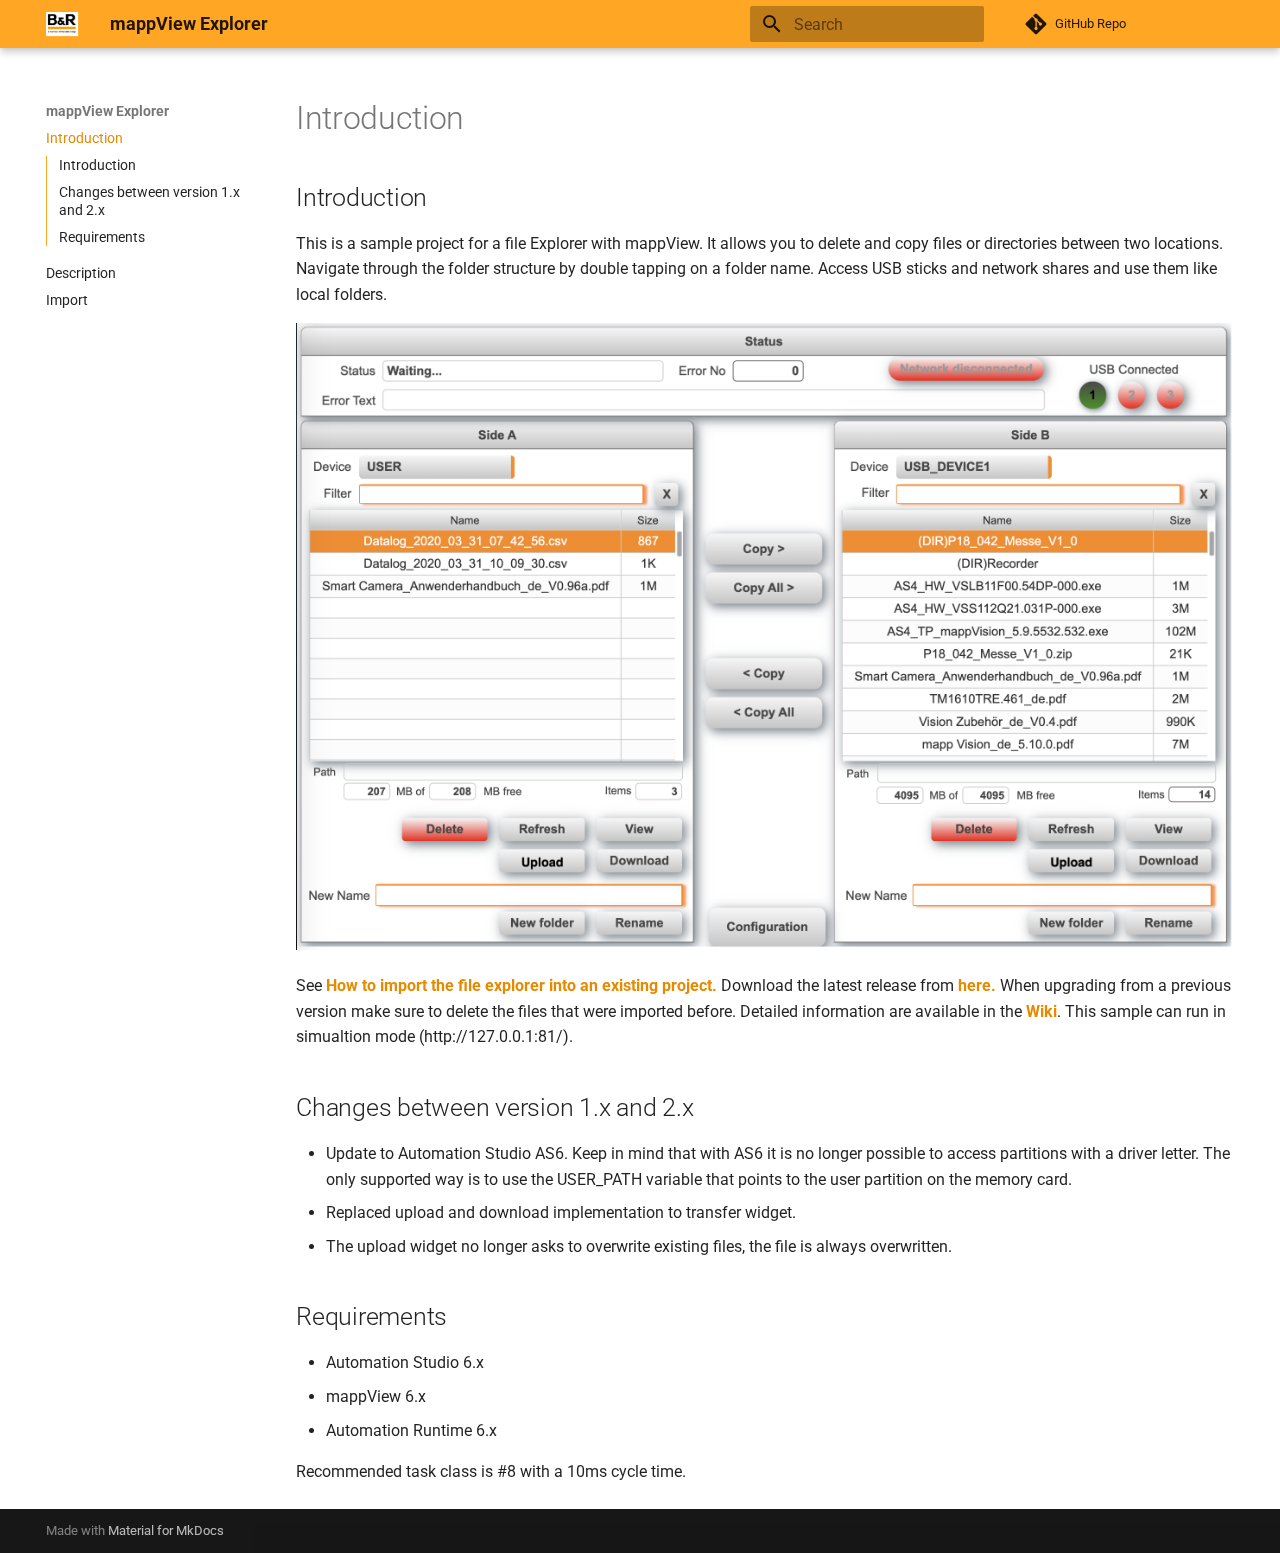
<file: index.html>
<!doctype html>
<html lang="en" class="no-js">
  <head>
    
      <meta charset="utf-8">
      <meta name="viewport" content="width=device-width,initial-scale=1">
      
      
      
      
      
        <link rel="next" href="description.html">
      
      
      <link rel="icon" href="assets/images/favicon.png">
      <meta name="generator" content="mkdocs-1.6.1, mkdocs-material-9.6.1">
    
    
      
        <title>mappView Explorer</title>
      
    
    
      <link rel="stylesheet" href="assets/stylesheets/main.a40c8224.min.css">
      
        
        <link rel="stylesheet" href="assets/stylesheets/palette.06af60db.min.css">
      
      


    
    
      
    
    
      
        
        
        <link rel="preconnect" href="https://fonts.gstatic.com" crossorigin>
        <link rel="stylesheet" href="https://fonts.googleapis.com/css?family=Roboto:300,300i,400,400i,700,700i%7CRoboto+Mono:400,400i,700,700i&display=fallback">
        <style>:root{--md-text-font:"Roboto";--md-code-font:"Roboto Mono"}</style>
      
    
    
      <link rel="stylesheet" href="extra.css">
    
    <script>__md_scope=new URL(".",location),__md_hash=e=>[...e].reduce(((e,_)=>(e<<5)-e+_.charCodeAt(0)),0),__md_get=(e,_=localStorage,t=__md_scope)=>JSON.parse(_.getItem(t.pathname+"."+e)),__md_set=(e,_,t=localStorage,a=__md_scope)=>{try{t.setItem(a.pathname+"."+e,JSON.stringify(_))}catch(e){}}</script>
    
      

    
    
    
  </head>
  
  
    
    
    
    
    
    <body dir="ltr" data-md-color-scheme="default" data-md-color-primary="orange" data-md-color-accent="orange">
  
    
    <input class="md-toggle" data-md-toggle="drawer" type="checkbox" id="__drawer" autocomplete="off">
    <input class="md-toggle" data-md-toggle="search" type="checkbox" id="__search" autocomplete="off">
    <label class="md-overlay" for="__drawer"></label>
    <div data-md-component="skip">
      
        
        <a href="#introduction" class="md-skip">
          Skip to content
        </a>
      
    </div>
    <div data-md-component="announce">
      
    </div>
    
    
      

  

<header class="md-header md-header--shadow" data-md-component="header">
  <nav class="md-header__inner md-grid" aria-label="Header">
    <a href="index.html" title="mappView Explorer" class="md-header__button md-logo" aria-label="mappView Explorer" data-md-component="logo">
      
  <img src="images/bur.png" alt="logo">

    </a>
    <label class="md-header__button md-icon" for="__drawer">
      
      <svg xmlns="http://www.w3.org/2000/svg" viewBox="0 0 24 24"><path d="M3 6h18v2H3zm0 5h18v2H3zm0 5h18v2H3z"/></svg>
    </label>
    <div class="md-header__title" data-md-component="header-title">
      <div class="md-header__ellipsis">
        <div class="md-header__topic">
          <span class="md-ellipsis">
            mappView Explorer
          </span>
        </div>
        <div class="md-header__topic" data-md-component="header-topic">
          <span class="md-ellipsis">
            
              Introduction
            
          </span>
        </div>
      </div>
    </div>
    
      
    
    
    
    
      <label class="md-header__button md-icon" for="__search">
        
        <svg xmlns="http://www.w3.org/2000/svg" viewBox="0 0 24 24"><path d="M9.5 3A6.5 6.5 0 0 1 16 9.5c0 1.61-.59 3.09-1.56 4.23l.27.27h.79l5 5-1.5 1.5-5-5v-.79l-.27-.27A6.52 6.52 0 0 1 9.5 16 6.5 6.5 0 0 1 3 9.5 6.5 6.5 0 0 1 9.5 3m0 2C7 5 5 7 5 9.5S7 14 9.5 14 14 12 14 9.5 12 5 9.5 5"/></svg>
      </label>
      <div class="md-search" data-md-component="search" role="dialog">
  <label class="md-search__overlay" for="__search"></label>
  <div class="md-search__inner" role="search">
    <form class="md-search__form" name="search">
      <input type="text" class="md-search__input" name="query" aria-label="Search" placeholder="Search" autocapitalize="off" autocorrect="off" autocomplete="off" spellcheck="false" data-md-component="search-query" required>
      <label class="md-search__icon md-icon" for="__search">
        
        <svg xmlns="http://www.w3.org/2000/svg" viewBox="0 0 24 24"><path d="M9.5 3A6.5 6.5 0 0 1 16 9.5c0 1.61-.59 3.09-1.56 4.23l.27.27h.79l5 5-1.5 1.5-5-5v-.79l-.27-.27A6.52 6.52 0 0 1 9.5 16 6.5 6.5 0 0 1 3 9.5 6.5 6.5 0 0 1 9.5 3m0 2C7 5 5 7 5 9.5S7 14 9.5 14 14 12 14 9.5 12 5 9.5 5"/></svg>
        
        <svg xmlns="http://www.w3.org/2000/svg" viewBox="0 0 24 24"><path d="M20 11v2H8l5.5 5.5-1.42 1.42L4.16 12l7.92-7.92L13.5 5.5 8 11z"/></svg>
      </label>
      <nav class="md-search__options" aria-label="Search">
        
        <button type="reset" class="md-search__icon md-icon" title="Clear" aria-label="Clear" tabindex="-1">
          
          <svg xmlns="http://www.w3.org/2000/svg" viewBox="0 0 24 24"><path d="M19 6.41 17.59 5 12 10.59 6.41 5 5 6.41 10.59 12 5 17.59 6.41 19 12 13.41 17.59 19 19 17.59 13.41 12z"/></svg>
        </button>
      </nav>
      
    </form>
    <div class="md-search__output">
      <div class="md-search__scrollwrap" tabindex="0" data-md-scrollfix>
        <div class="md-search-result" data-md-component="search-result">
          <div class="md-search-result__meta">
            Initializing search
          </div>
          <ol class="md-search-result__list" role="presentation"></ol>
        </div>
      </div>
    </div>
  </div>
</div>
    
    
      <div class="md-header__source">
        <a href="https://github.com/br-automation-community/mappView-File-Explorer" title="Go to repository" class="md-source" data-md-component="source">
  <div class="md-source__icon md-icon">
    
    <svg xmlns="http://www.w3.org/2000/svg" viewBox="0 0 448 512"><!--! Font Awesome Free 6.7.2 by @fontawesome - https://fontawesome.com License - https://fontawesome.com/license/free (Icons: CC BY 4.0, Fonts: SIL OFL 1.1, Code: MIT License) Copyright 2024 Fonticons, Inc.--><path d="M439.55 236.05 244 40.45a28.87 28.87 0 0 0-40.81 0l-40.66 40.63 51.52 51.52c27.06-9.14 52.68 16.77 43.39 43.68l49.66 49.66c34.23-11.8 61.18 31 35.47 56.69-26.49 26.49-70.21-2.87-56-37.34L240.22 199v121.85c25.3 12.54 22.26 41.85 9.08 55a34.34 34.34 0 0 1-48.55 0c-17.57-17.6-11.07-46.91 11.25-56v-123c-20.8-8.51-24.6-30.74-18.64-45L142.57 101 8.45 235.14a28.86 28.86 0 0 0 0 40.81l195.61 195.6a28.86 28.86 0 0 0 40.8 0l194.69-194.69a28.86 28.86 0 0 0 0-40.81"/></svg>
  </div>
  <div class="md-source__repository">
    GitHub Repo
  </div>
</a>
      </div>
    
  </nav>
  
</header>
    
    <div class="md-container" data-md-component="container">
      
      
        
          
        
      
      <main class="md-main" data-md-component="main">
        <div class="md-main__inner md-grid">
          
            
              
              <div class="md-sidebar md-sidebar--primary" data-md-component="sidebar" data-md-type="navigation" >
                <div class="md-sidebar__scrollwrap">
                  <div class="md-sidebar__inner">
                    



  

<nav class="md-nav md-nav--primary md-nav--integrated" aria-label="Navigation" data-md-level="0">
  <label class="md-nav__title" for="__drawer">
    <a href="index.html" title="mappView Explorer" class="md-nav__button md-logo" aria-label="mappView Explorer" data-md-component="logo">
      
  <img src="images/bur.png" alt="logo">

    </a>
    mappView Explorer
  </label>
  
    <div class="md-nav__source">
      <a href="https://github.com/br-automation-community/mappView-File-Explorer" title="Go to repository" class="md-source" data-md-component="source">
  <div class="md-source__icon md-icon">
    
    <svg xmlns="http://www.w3.org/2000/svg" viewBox="0 0 448 512"><!--! Font Awesome Free 6.7.2 by @fontawesome - https://fontawesome.com License - https://fontawesome.com/license/free (Icons: CC BY 4.0, Fonts: SIL OFL 1.1, Code: MIT License) Copyright 2024 Fonticons, Inc.--><path d="M439.55 236.05 244 40.45a28.87 28.87 0 0 0-40.81 0l-40.66 40.63 51.52 51.52c27.06-9.14 52.68 16.77 43.39 43.68l49.66 49.66c34.23-11.8 61.18 31 35.47 56.69-26.49 26.49-70.21-2.87-56-37.34L240.22 199v121.85c25.3 12.54 22.26 41.85 9.08 55a34.34 34.34 0 0 1-48.55 0c-17.57-17.6-11.07-46.91 11.25-56v-123c-20.8-8.51-24.6-30.74-18.64-45L142.57 101 8.45 235.14a28.86 28.86 0 0 0 0 40.81l195.61 195.6a28.86 28.86 0 0 0 40.8 0l194.69-194.69a28.86 28.86 0 0 0 0-40.81"/></svg>
  </div>
  <div class="md-source__repository">
    GitHub Repo
  </div>
</a>
    </div>
  
  <ul class="md-nav__list" data-md-scrollfix>
    
      
      
  
  
    
  
  
  
    <li class="md-nav__item md-nav__item--active">
      
      <input class="md-nav__toggle md-toggle" type="checkbox" id="__toc">
      
      
      
        <label class="md-nav__link md-nav__link--active" for="__toc">
          
  
  <span class="md-ellipsis">
    Introduction
    
  </span>
  

          <span class="md-nav__icon md-icon"></span>
        </label>
      
      <a href="index.html" class="md-nav__link md-nav__link--active">
        
  
  <span class="md-ellipsis">
    Introduction
    
  </span>
  

      </a>
      
        

<nav class="md-nav md-nav--secondary" aria-label="Table of contents">
  
  
  
  
    <label class="md-nav__title" for="__toc">
      <span class="md-nav__icon md-icon"></span>
      Table of contents
    </label>
    <ul class="md-nav__list" data-md-component="toc" data-md-scrollfix>
      
        <li class="md-nav__item">
  <a href="#introduction" class="md-nav__link">
    <span class="md-ellipsis">
      Introduction
    </span>
  </a>
  
</li>
      
        <li class="md-nav__item">
  <a href="#changes-between-version-1x-and-2x" class="md-nav__link">
    <span class="md-ellipsis">
      Changes between version 1.x and 2.x
    </span>
  </a>
  
</li>
      
        <li class="md-nav__item">
  <a href="#requirements" class="md-nav__link">
    <span class="md-ellipsis">
      Requirements
    </span>
  </a>
  
</li>
      
    </ul>
  
</nav>
      
    </li>
  

    
      
      
  
  
  
  
    <li class="md-nav__item">
      <a href="description.html" class="md-nav__link">
        
  
  <span class="md-ellipsis">
    Description
    
  </span>
  

      </a>
    </li>
  

    
      
      
  
  
  
  
    <li class="md-nav__item">
      <a href="import.html" class="md-nav__link">
        
  
  <span class="md-ellipsis">
    Import
    
  </span>
  

      </a>
    </li>
  

    
  </ul>
</nav>
                  </div>
                </div>
              </div>
            
            
          
          
            <div class="md-content" data-md-component="content">
              <article class="md-content__inner md-typeset">
                
                  


  
  


  <h1>Introduction</h1>

<h2 id="introduction">Introduction</h2>
<p>This is a sample project for a file Explorer with mappView. It allows you to delete and copy files or directories between two locations. Navigate through the folder structure by double tapping on a folder name. Access USB sticks and network shares and use them like local folders.</p>
<p><img alt="" src="images/screenshot_main.png" /></p>
<p>See <a href="Logical/mappFileExplorer/HowToImport.pdf"><strong>How to import the file explorer into an existing project.</strong></a> Download the latest release from <a href="../../releases"><strong>here.</strong></a> When upgrading from a previous version make sure to delete the files that were imported before. Detailed information are available in the <a href="https://github.com/br-automation-community/mappView-File-Explorer/wiki"><strong>Wiki</strong></a>. This sample can run in simualtion mode (http://127.0.0.1:81/).</p>
<h2 id="changes-between-version-1x-and-2x">Changes between version 1.x and 2.x</h2>
<ul>
<li>Update to Automation Studio AS6. Keep in mind that with AS6 it is no longer possible to access partitions with a driver letter. The only supported way is to use the USER_PATH variable that points to the user partition on the memory card.</li>
<li>Replaced upload and download implementation to transfer widget.</li>
<li>The upload widget no longer asks to overwrite existing files, the file is always overwritten.</li>
</ul>
<h2 id="requirements">Requirements</h2>
<ul>
<li>Automation Studio 6.x</li>
<li>mappView 6.x</li>
<li>Automation Runtime 6.x</li>
</ul>
<p>Recommended task class is #8 with a 10ms cycle time.    </p>












                
              </article>
            </div>
          
          
<script>var target=document.getElementById(location.hash.slice(1));target&&target.name&&(target.checked=target.name.startsWith("__tabbed_"))</script>
        </div>
        
      </main>
      
        <footer class="md-footer">
  
  <div class="md-footer-meta md-typeset">
    <div class="md-footer-meta__inner md-grid">
      <div class="md-copyright">
  
  
    Made with
    <a href="https://squidfunk.github.io/mkdocs-material/" target="_blank" rel="noopener">
      Material for MkDocs
    </a>
  
</div>
      
    </div>
  </div>
</footer>
      
    </div>
    <div class="md-dialog" data-md-component="dialog">
      <div class="md-dialog__inner md-typeset"></div>
    </div>
    
    
    <script id="__config" type="application/json">{"base": ".", "features": "toc.integrate", "search": "assets/javascripts/workers/search.f8cc74c7.min.js", "translations": {"clipboard.copied": "Copied to clipboard", "clipboard.copy": "Copy to clipboard", "search.result.more.one": "1 more on this page", "search.result.more.other": "# more on this page", "search.result.none": "No matching documents", "search.result.one": "1 matching document", "search.result.other": "# matching documents", "search.result.placeholder": "Type to start searching", "search.result.term.missing": "Missing", "select.version": "Select version"}}</script>
    
    
      <script src="assets/javascripts/bundle.5090c770.min.js"></script>
      
    
  </body>
</html>
</file>
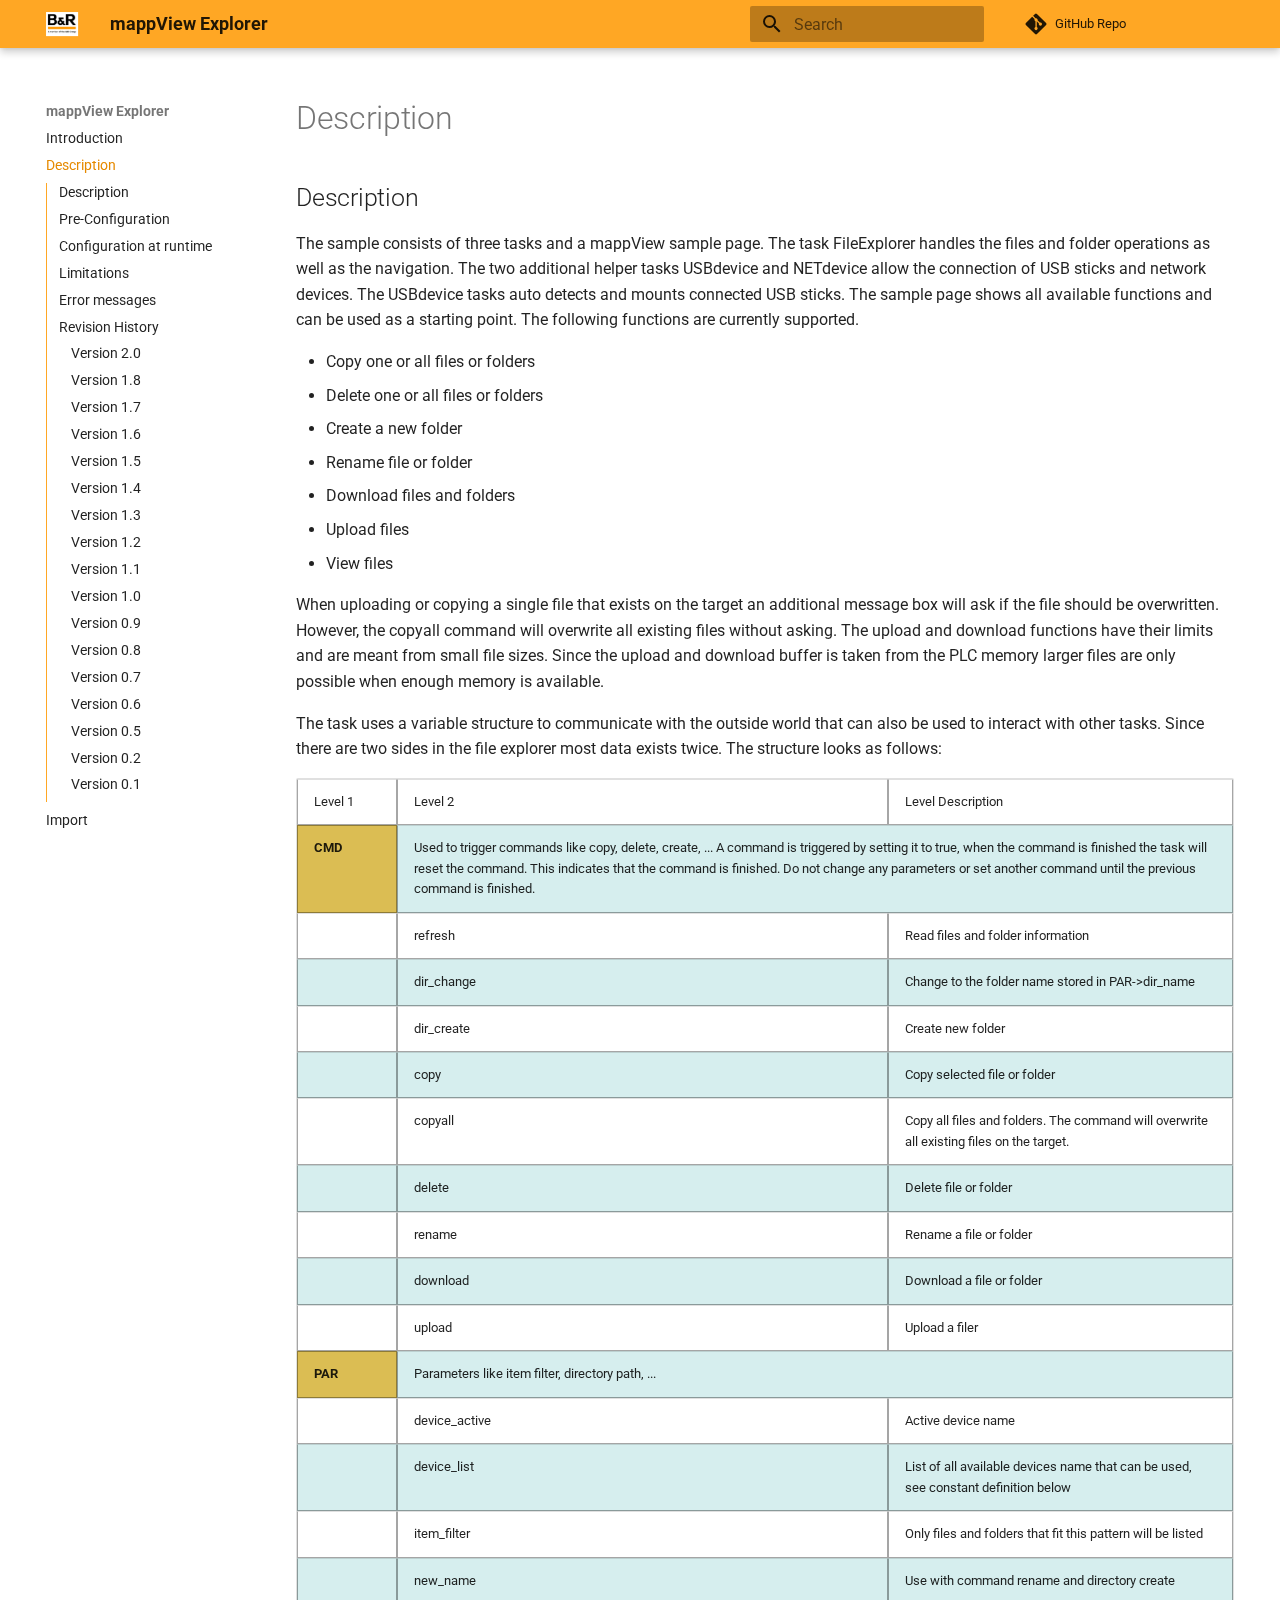
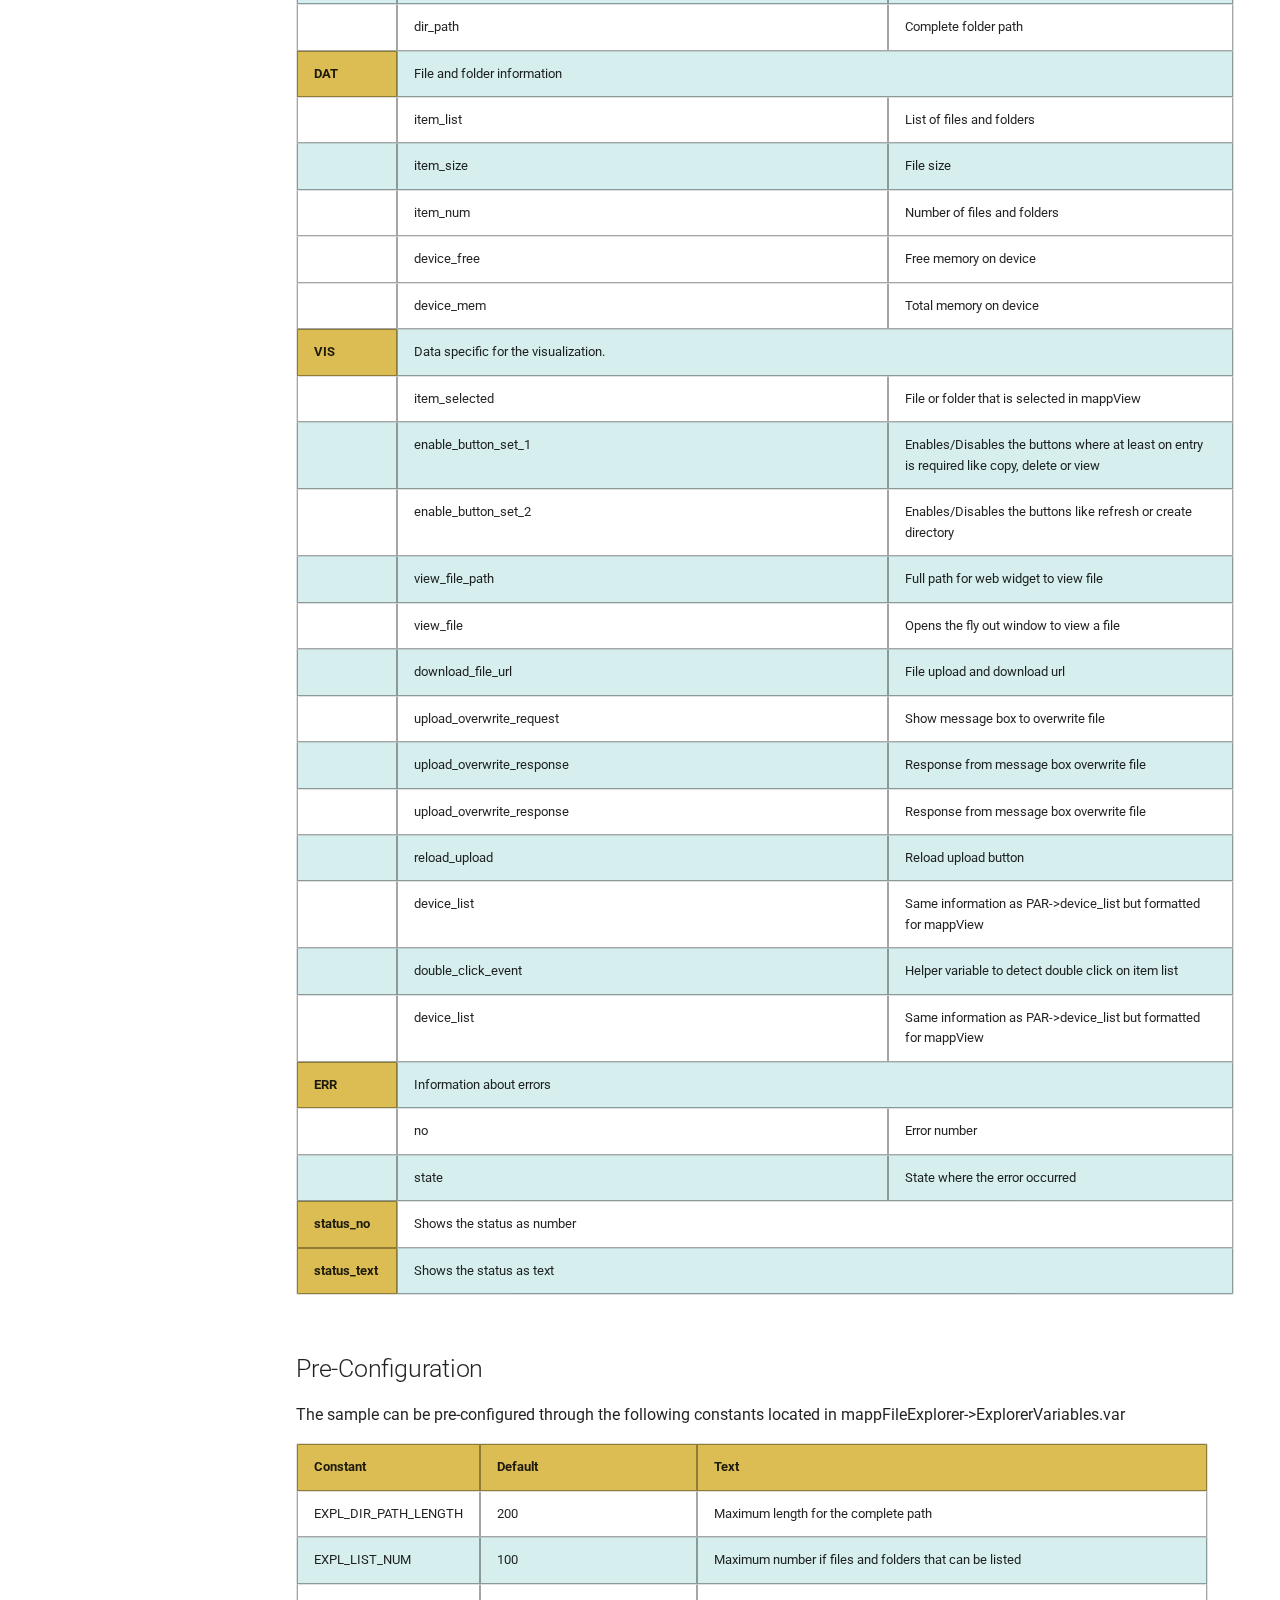
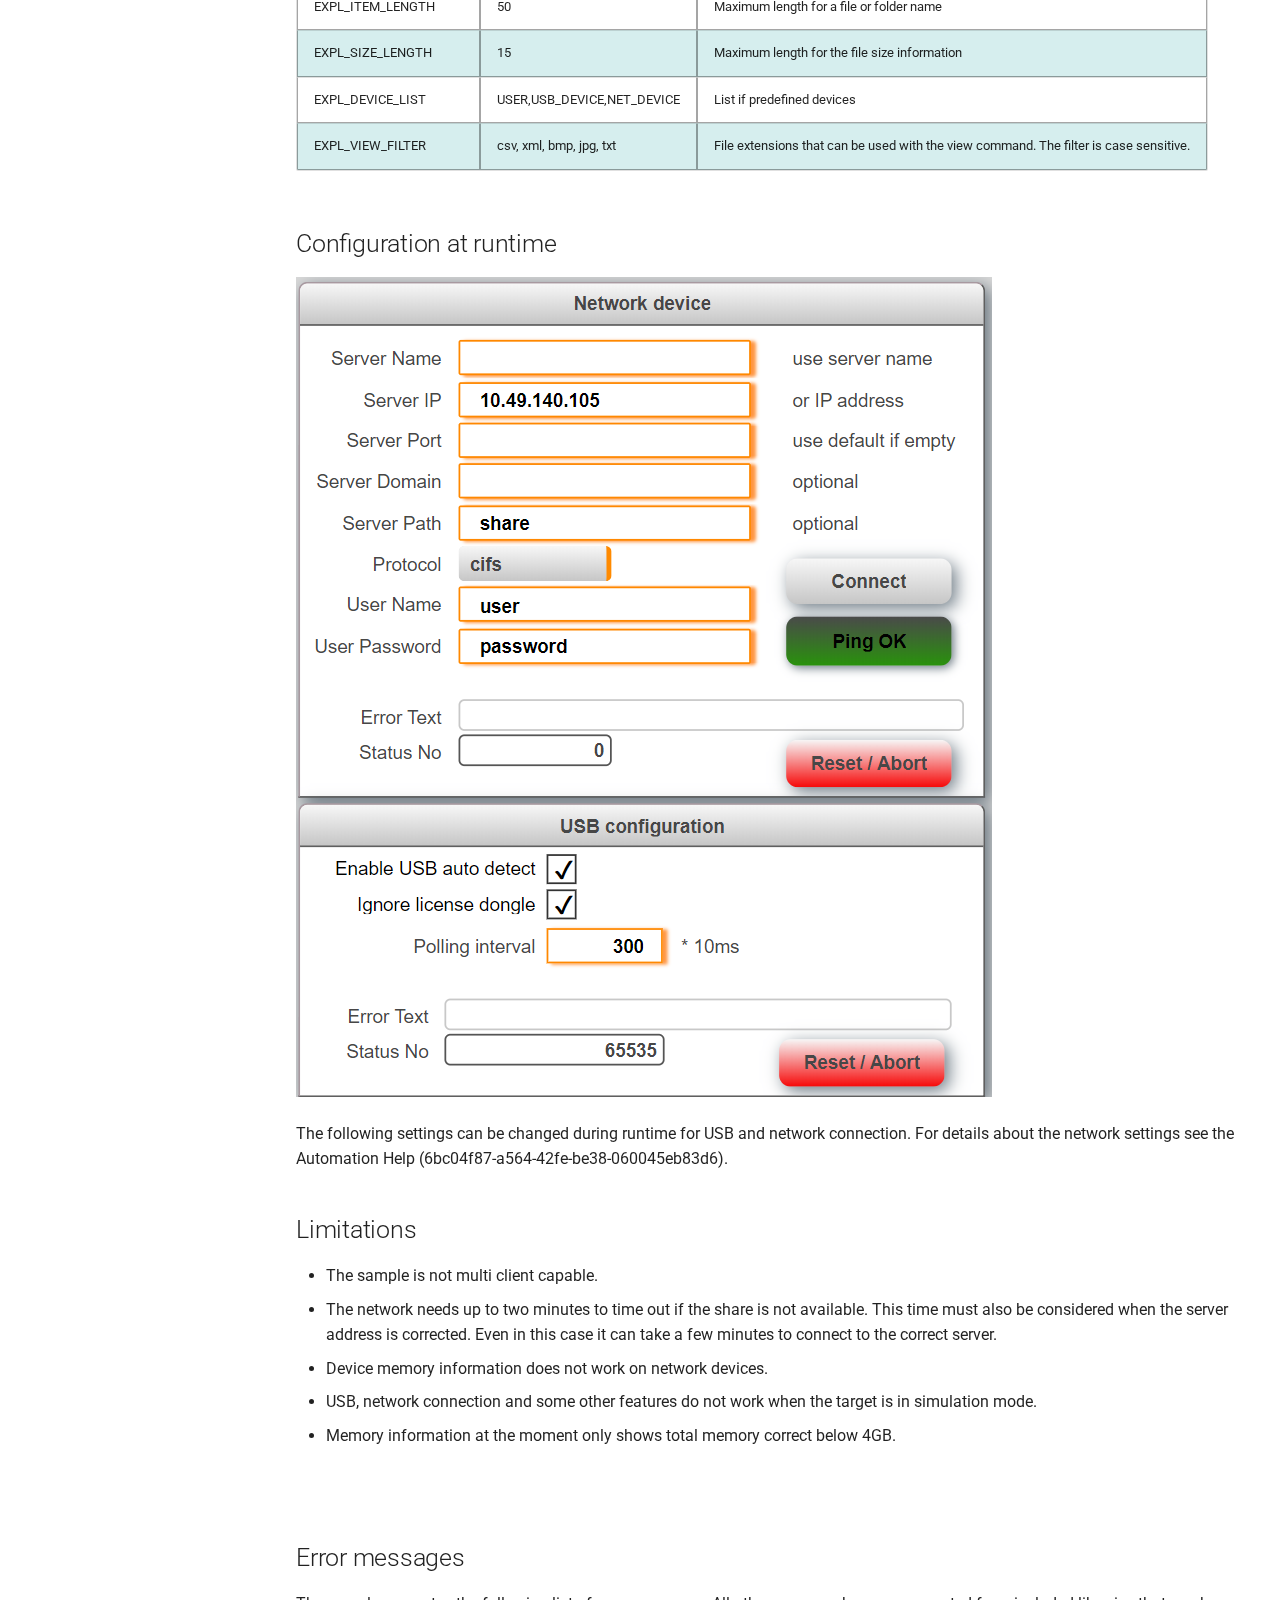
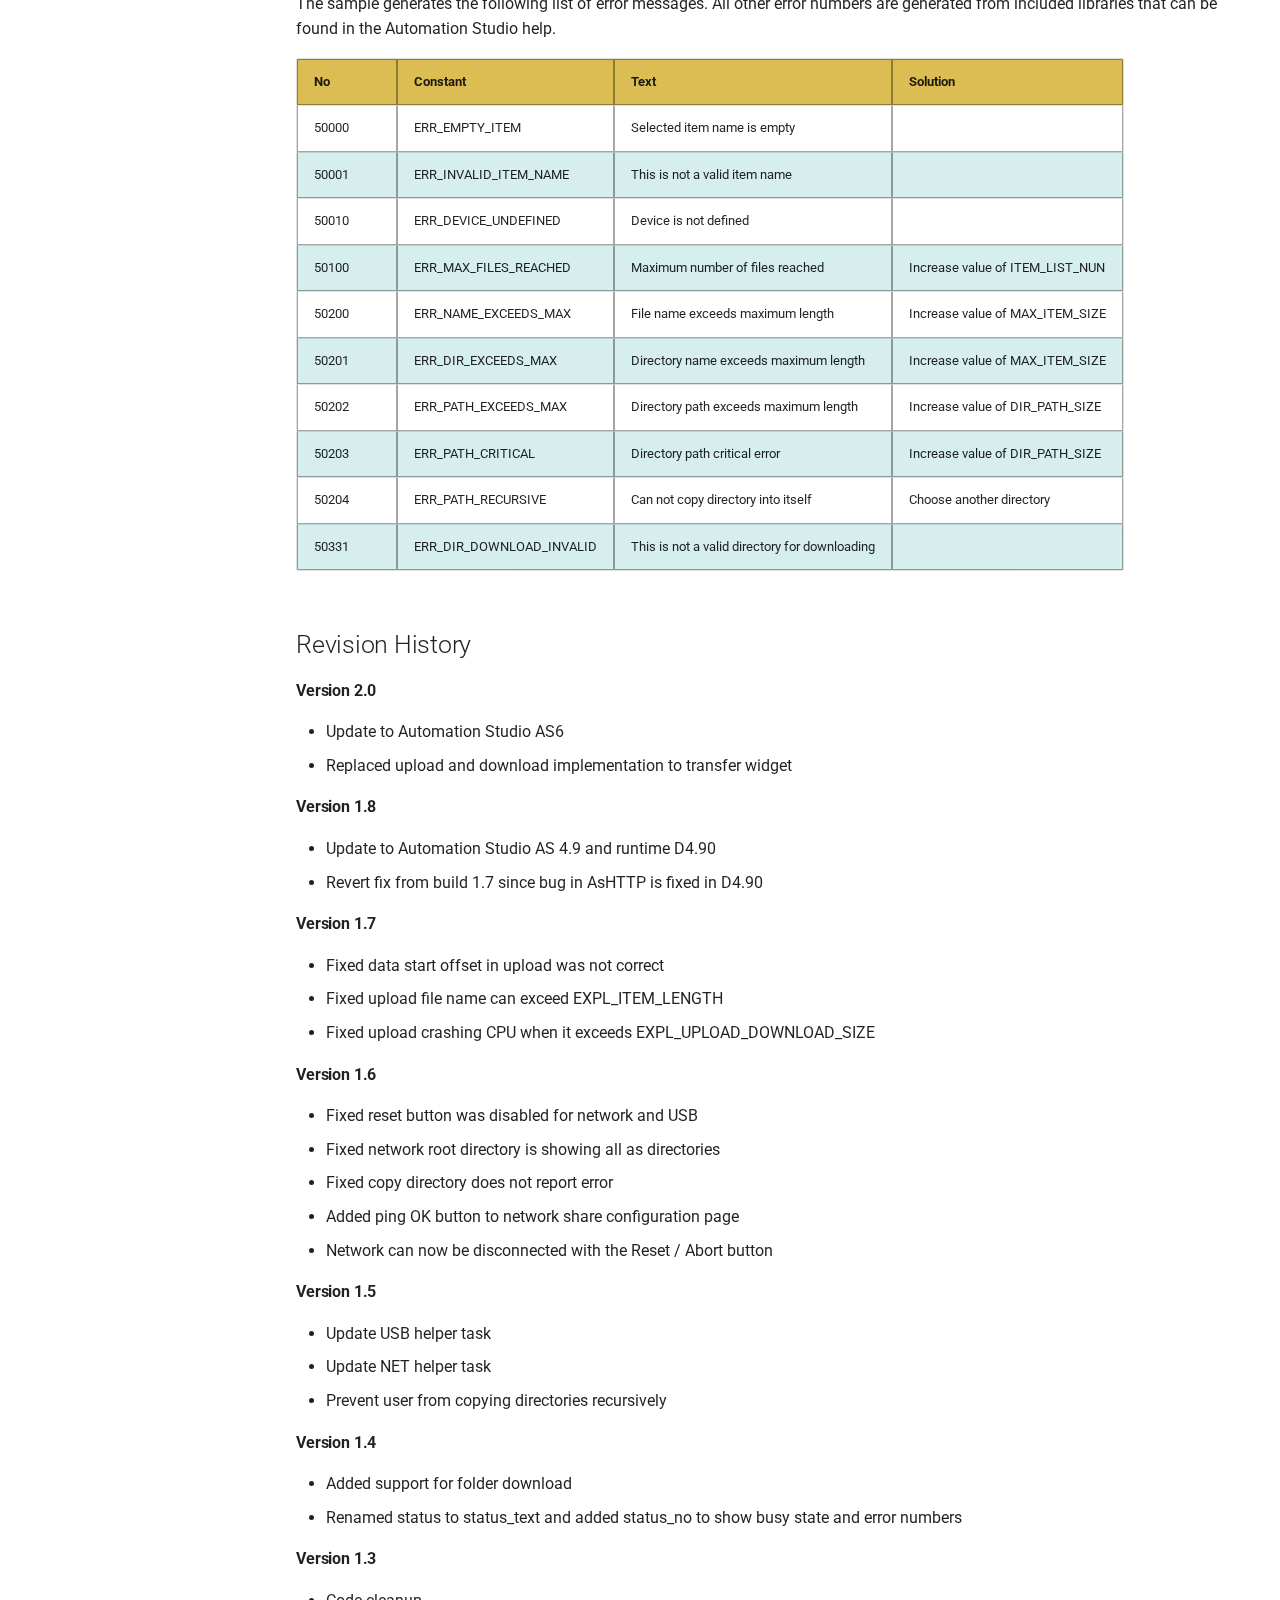
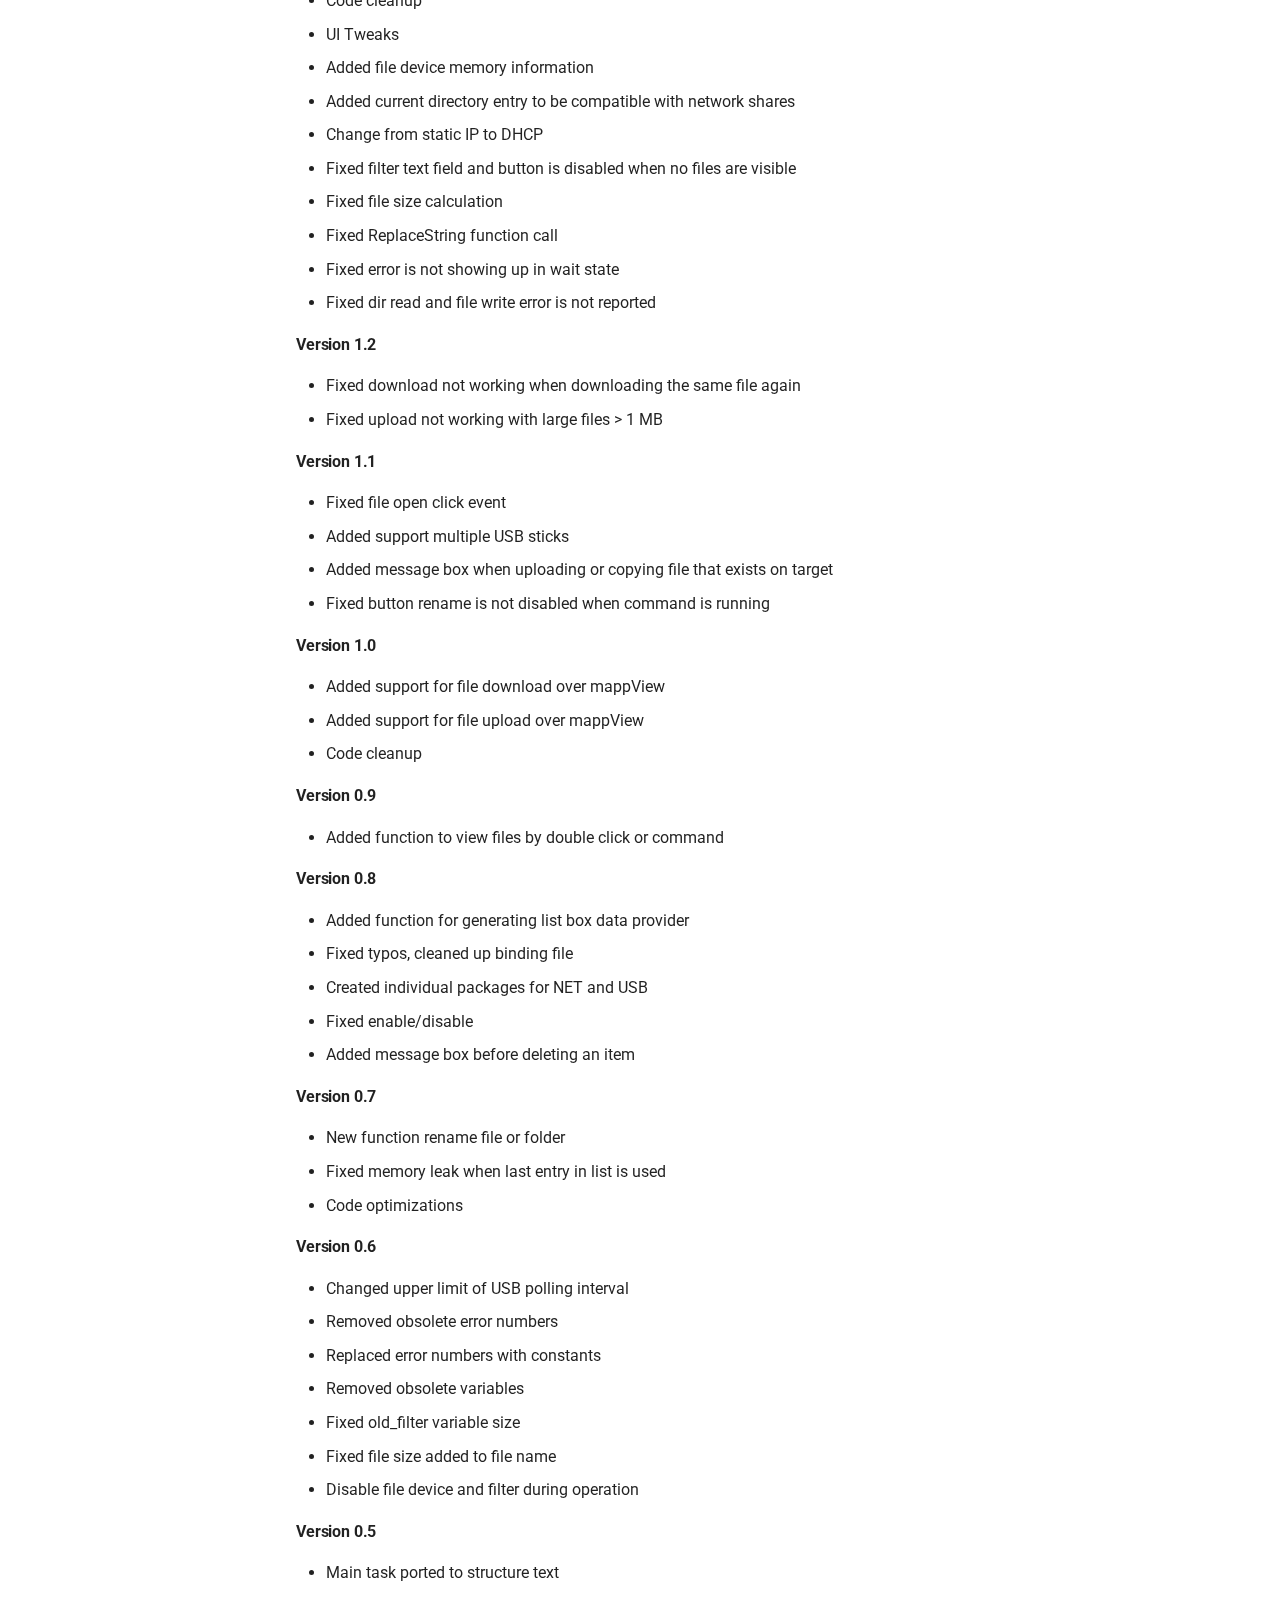
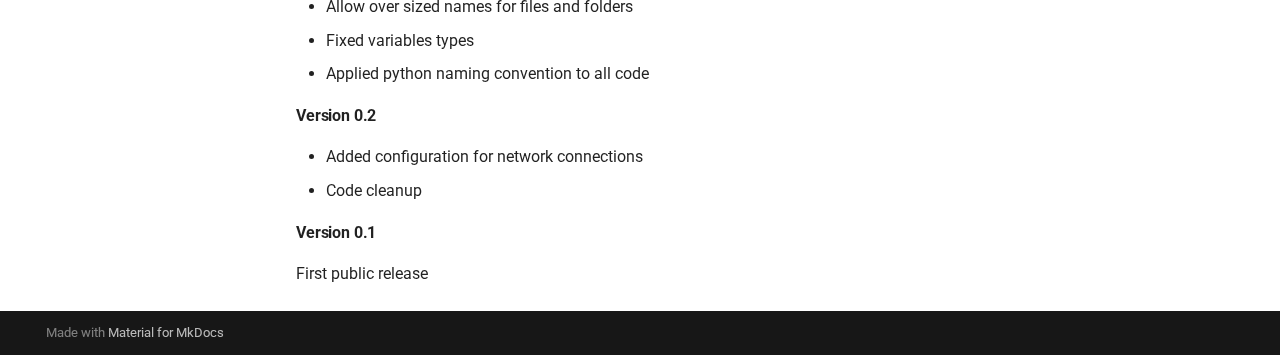
<file: description.html>
<!doctype html>
<html lang="en" class="no-js">
  <head>
    
      <meta charset="utf-8">
      <meta name="viewport" content="width=device-width,initial-scale=1">
      
      
      
      
        <link rel="prev" href="index.html">
      
      
        <link rel="next" href="import.html">
      
      
      <link rel="icon" href="assets/images/favicon.png">
      <meta name="generator" content="mkdocs-1.6.1, mkdocs-material-9.6.1">
    
    
      
        <title>Description - mappView Explorer</title>
      
    
    
      <link rel="stylesheet" href="assets/stylesheets/main.a40c8224.min.css">
      
        
        <link rel="stylesheet" href="assets/stylesheets/palette.06af60db.min.css">
      
      


    
    
      
    
    
      
        
        
        <link rel="preconnect" href="https://fonts.gstatic.com" crossorigin>
        <link rel="stylesheet" href="https://fonts.googleapis.com/css?family=Roboto:300,300i,400,400i,700,700i%7CRoboto+Mono:400,400i,700,700i&display=fallback">
        <style>:root{--md-text-font:"Roboto";--md-code-font:"Roboto Mono"}</style>
      
    
    
      <link rel="stylesheet" href="extra.css">
    
    <script>__md_scope=new URL(".",location),__md_hash=e=>[...e].reduce(((e,_)=>(e<<5)-e+_.charCodeAt(0)),0),__md_get=(e,_=localStorage,t=__md_scope)=>JSON.parse(_.getItem(t.pathname+"."+e)),__md_set=(e,_,t=localStorage,a=__md_scope)=>{try{t.setItem(a.pathname+"."+e,JSON.stringify(_))}catch(e){}}</script>
    
      

    
    
    
  </head>
  
  
    
    
    
    
    
    <body dir="ltr" data-md-color-scheme="default" data-md-color-primary="orange" data-md-color-accent="orange">
  
    
    <input class="md-toggle" data-md-toggle="drawer" type="checkbox" id="__drawer" autocomplete="off">
    <input class="md-toggle" data-md-toggle="search" type="checkbox" id="__search" autocomplete="off">
    <label class="md-overlay" for="__drawer"></label>
    <div data-md-component="skip">
      
        
        <a href="#description" class="md-skip">
          Skip to content
        </a>
      
    </div>
    <div data-md-component="announce">
      
    </div>
    
    
      

  

<header class="md-header md-header--shadow" data-md-component="header">
  <nav class="md-header__inner md-grid" aria-label="Header">
    <a href="index.html" title="mappView Explorer" class="md-header__button md-logo" aria-label="mappView Explorer" data-md-component="logo">
      
  <img src="images/bur.png" alt="logo">

    </a>
    <label class="md-header__button md-icon" for="__drawer">
      
      <svg xmlns="http://www.w3.org/2000/svg" viewBox="0 0 24 24"><path d="M3 6h18v2H3zm0 5h18v2H3zm0 5h18v2H3z"/></svg>
    </label>
    <div class="md-header__title" data-md-component="header-title">
      <div class="md-header__ellipsis">
        <div class="md-header__topic">
          <span class="md-ellipsis">
            mappView Explorer
          </span>
        </div>
        <div class="md-header__topic" data-md-component="header-topic">
          <span class="md-ellipsis">
            
              Description
            
          </span>
        </div>
      </div>
    </div>
    
      
    
    
    
    
      <label class="md-header__button md-icon" for="__search">
        
        <svg xmlns="http://www.w3.org/2000/svg" viewBox="0 0 24 24"><path d="M9.5 3A6.5 6.5 0 0 1 16 9.5c0 1.61-.59 3.09-1.56 4.23l.27.27h.79l5 5-1.5 1.5-5-5v-.79l-.27-.27A6.52 6.52 0 0 1 9.5 16 6.5 6.5 0 0 1 3 9.5 6.5 6.5 0 0 1 9.5 3m0 2C7 5 5 7 5 9.5S7 14 9.5 14 14 12 14 9.5 12 5 9.5 5"/></svg>
      </label>
      <div class="md-search" data-md-component="search" role="dialog">
  <label class="md-search__overlay" for="__search"></label>
  <div class="md-search__inner" role="search">
    <form class="md-search__form" name="search">
      <input type="text" class="md-search__input" name="query" aria-label="Search" placeholder="Search" autocapitalize="off" autocorrect="off" autocomplete="off" spellcheck="false" data-md-component="search-query" required>
      <label class="md-search__icon md-icon" for="__search">
        
        <svg xmlns="http://www.w3.org/2000/svg" viewBox="0 0 24 24"><path d="M9.5 3A6.5 6.5 0 0 1 16 9.5c0 1.61-.59 3.09-1.56 4.23l.27.27h.79l5 5-1.5 1.5-5-5v-.79l-.27-.27A6.52 6.52 0 0 1 9.5 16 6.5 6.5 0 0 1 3 9.5 6.5 6.5 0 0 1 9.5 3m0 2C7 5 5 7 5 9.5S7 14 9.5 14 14 12 14 9.5 12 5 9.5 5"/></svg>
        
        <svg xmlns="http://www.w3.org/2000/svg" viewBox="0 0 24 24"><path d="M20 11v2H8l5.5 5.5-1.42 1.42L4.16 12l7.92-7.92L13.5 5.5 8 11z"/></svg>
      </label>
      <nav class="md-search__options" aria-label="Search">
        
        <button type="reset" class="md-search__icon md-icon" title="Clear" aria-label="Clear" tabindex="-1">
          
          <svg xmlns="http://www.w3.org/2000/svg" viewBox="0 0 24 24"><path d="M19 6.41 17.59 5 12 10.59 6.41 5 5 6.41 10.59 12 5 17.59 6.41 19 12 13.41 17.59 19 19 17.59 13.41 12z"/></svg>
        </button>
      </nav>
      
    </form>
    <div class="md-search__output">
      <div class="md-search__scrollwrap" tabindex="0" data-md-scrollfix>
        <div class="md-search-result" data-md-component="search-result">
          <div class="md-search-result__meta">
            Initializing search
          </div>
          <ol class="md-search-result__list" role="presentation"></ol>
        </div>
      </div>
    </div>
  </div>
</div>
    
    
      <div class="md-header__source">
        <a href="https://github.com/br-automation-community/mappView-File-Explorer" title="Go to repository" class="md-source" data-md-component="source">
  <div class="md-source__icon md-icon">
    
    <svg xmlns="http://www.w3.org/2000/svg" viewBox="0 0 448 512"><!--! Font Awesome Free 6.7.2 by @fontawesome - https://fontawesome.com License - https://fontawesome.com/license/free (Icons: CC BY 4.0, Fonts: SIL OFL 1.1, Code: MIT License) Copyright 2024 Fonticons, Inc.--><path d="M439.55 236.05 244 40.45a28.87 28.87 0 0 0-40.81 0l-40.66 40.63 51.52 51.52c27.06-9.14 52.68 16.77 43.39 43.68l49.66 49.66c34.23-11.8 61.18 31 35.47 56.69-26.49 26.49-70.21-2.87-56-37.34L240.22 199v121.85c25.3 12.54 22.26 41.85 9.08 55a34.34 34.34 0 0 1-48.55 0c-17.57-17.6-11.07-46.91 11.25-56v-123c-20.8-8.51-24.6-30.74-18.64-45L142.57 101 8.45 235.14a28.86 28.86 0 0 0 0 40.81l195.61 195.6a28.86 28.86 0 0 0 40.8 0l194.69-194.69a28.86 28.86 0 0 0 0-40.81"/></svg>
  </div>
  <div class="md-source__repository">
    GitHub Repo
  </div>
</a>
      </div>
    
  </nav>
  
</header>
    
    <div class="md-container" data-md-component="container">
      
      
        
          
        
      
      <main class="md-main" data-md-component="main">
        <div class="md-main__inner md-grid">
          
            
              
              <div class="md-sidebar md-sidebar--primary" data-md-component="sidebar" data-md-type="navigation" >
                <div class="md-sidebar__scrollwrap">
                  <div class="md-sidebar__inner">
                    



  

<nav class="md-nav md-nav--primary md-nav--integrated" aria-label="Navigation" data-md-level="0">
  <label class="md-nav__title" for="__drawer">
    <a href="index.html" title="mappView Explorer" class="md-nav__button md-logo" aria-label="mappView Explorer" data-md-component="logo">
      
  <img src="images/bur.png" alt="logo">

    </a>
    mappView Explorer
  </label>
  
    <div class="md-nav__source">
      <a href="https://github.com/br-automation-community/mappView-File-Explorer" title="Go to repository" class="md-source" data-md-component="source">
  <div class="md-source__icon md-icon">
    
    <svg xmlns="http://www.w3.org/2000/svg" viewBox="0 0 448 512"><!--! Font Awesome Free 6.7.2 by @fontawesome - https://fontawesome.com License - https://fontawesome.com/license/free (Icons: CC BY 4.0, Fonts: SIL OFL 1.1, Code: MIT License) Copyright 2024 Fonticons, Inc.--><path d="M439.55 236.05 244 40.45a28.87 28.87 0 0 0-40.81 0l-40.66 40.63 51.52 51.52c27.06-9.14 52.68 16.77 43.39 43.68l49.66 49.66c34.23-11.8 61.18 31 35.47 56.69-26.49 26.49-70.21-2.87-56-37.34L240.22 199v121.85c25.3 12.54 22.26 41.85 9.08 55a34.34 34.34 0 0 1-48.55 0c-17.57-17.6-11.07-46.91 11.25-56v-123c-20.8-8.51-24.6-30.74-18.64-45L142.57 101 8.45 235.14a28.86 28.86 0 0 0 0 40.81l195.61 195.6a28.86 28.86 0 0 0 40.8 0l194.69-194.69a28.86 28.86 0 0 0 0-40.81"/></svg>
  </div>
  <div class="md-source__repository">
    GitHub Repo
  </div>
</a>
    </div>
  
  <ul class="md-nav__list" data-md-scrollfix>
    
      
      
  
  
  
  
    <li class="md-nav__item">
      <a href="index.html" class="md-nav__link">
        
  
  <span class="md-ellipsis">
    Introduction
    
  </span>
  

      </a>
    </li>
  

    
      
      
  
  
    
  
  
  
    <li class="md-nav__item md-nav__item--active">
      
      <input class="md-nav__toggle md-toggle" type="checkbox" id="__toc">
      
      
      
        <label class="md-nav__link md-nav__link--active" for="__toc">
          
  
  <span class="md-ellipsis">
    Description
    
  </span>
  

          <span class="md-nav__icon md-icon"></span>
        </label>
      
      <a href="description.html" class="md-nav__link md-nav__link--active">
        
  
  <span class="md-ellipsis">
    Description
    
  </span>
  

      </a>
      
        

<nav class="md-nav md-nav--secondary" aria-label="Table of contents">
  
  
  
  
    <label class="md-nav__title" for="__toc">
      <span class="md-nav__icon md-icon"></span>
      Table of contents
    </label>
    <ul class="md-nav__list" data-md-component="toc" data-md-scrollfix>
      
        <li class="md-nav__item">
  <a href="#description" class="md-nav__link">
    <span class="md-ellipsis">
      Description
    </span>
  </a>
  
</li>
      
        <li class="md-nav__item">
  <a href="#pre-configuration" class="md-nav__link">
    <span class="md-ellipsis">
      Pre-Configuration
    </span>
  </a>
  
</li>
      
        <li class="md-nav__item">
  <a href="#configuration-at-runtime" class="md-nav__link">
    <span class="md-ellipsis">
      Configuration at runtime
    </span>
  </a>
  
</li>
      
        <li class="md-nav__item">
  <a href="#limitations" class="md-nav__link">
    <span class="md-ellipsis">
      Limitations
    </span>
  </a>
  
</li>
      
        <li class="md-nav__item">
  <a href="#error-messages" class="md-nav__link">
    <span class="md-ellipsis">
      Error messages
    </span>
  </a>
  
</li>
      
        <li class="md-nav__item">
  <a href="#revision-history" class="md-nav__link">
    <span class="md-ellipsis">
      Revision History
    </span>
  </a>
  
    <nav class="md-nav" aria-label="Revision History">
      <ul class="md-nav__list">
        
          <li class="md-nav__item">
  <a href="#version-20" class="md-nav__link">
    <span class="md-ellipsis">
      Version 2.0
    </span>
  </a>
  
</li>
        
          <li class="md-nav__item">
  <a href="#version-18" class="md-nav__link">
    <span class="md-ellipsis">
      Version 1.8
    </span>
  </a>
  
</li>
        
          <li class="md-nav__item">
  <a href="#version-17" class="md-nav__link">
    <span class="md-ellipsis">
      Version 1.7
    </span>
  </a>
  
</li>
        
          <li class="md-nav__item">
  <a href="#version-16" class="md-nav__link">
    <span class="md-ellipsis">
      Version 1.6
    </span>
  </a>
  
</li>
        
          <li class="md-nav__item">
  <a href="#version-15" class="md-nav__link">
    <span class="md-ellipsis">
      Version 1.5
    </span>
  </a>
  
</li>
        
          <li class="md-nav__item">
  <a href="#version-14" class="md-nav__link">
    <span class="md-ellipsis">
      Version 1.4
    </span>
  </a>
  
</li>
        
          <li class="md-nav__item">
  <a href="#version-13" class="md-nav__link">
    <span class="md-ellipsis">
      Version 1.3
    </span>
  </a>
  
</li>
        
          <li class="md-nav__item">
  <a href="#version-12" class="md-nav__link">
    <span class="md-ellipsis">
      Version 1.2
    </span>
  </a>
  
</li>
        
          <li class="md-nav__item">
  <a href="#version-11" class="md-nav__link">
    <span class="md-ellipsis">
      Version 1.1
    </span>
  </a>
  
</li>
        
          <li class="md-nav__item">
  <a href="#version-10" class="md-nav__link">
    <span class="md-ellipsis">
      Version 1.0
    </span>
  </a>
  
</li>
        
          <li class="md-nav__item">
  <a href="#version-09" class="md-nav__link">
    <span class="md-ellipsis">
      Version 0.9
    </span>
  </a>
  
</li>
        
          <li class="md-nav__item">
  <a href="#version-08" class="md-nav__link">
    <span class="md-ellipsis">
      Version 0.8
    </span>
  </a>
  
</li>
        
          <li class="md-nav__item">
  <a href="#version-07" class="md-nav__link">
    <span class="md-ellipsis">
      Version 0.7
    </span>
  </a>
  
</li>
        
          <li class="md-nav__item">
  <a href="#version-06" class="md-nav__link">
    <span class="md-ellipsis">
      Version 0.6
    </span>
  </a>
  
</li>
        
          <li class="md-nav__item">
  <a href="#version-05" class="md-nav__link">
    <span class="md-ellipsis">
      Version 0.5
    </span>
  </a>
  
</li>
        
          <li class="md-nav__item">
  <a href="#version-02" class="md-nav__link">
    <span class="md-ellipsis">
      Version 0.2
    </span>
  </a>
  
</li>
        
          <li class="md-nav__item">
  <a href="#version-01" class="md-nav__link">
    <span class="md-ellipsis">
      Version 0.1
    </span>
  </a>
  
</li>
        
      </ul>
    </nav>
  
</li>
      
    </ul>
  
</nav>
      
    </li>
  

    
      
      
  
  
  
  
    <li class="md-nav__item">
      <a href="import.html" class="md-nav__link">
        
  
  <span class="md-ellipsis">
    Import
    
  </span>
  

      </a>
    </li>
  

    
  </ul>
</nav>
                  </div>
                </div>
              </div>
            
            
          
          
            <div class="md-content" data-md-component="content">
              <article class="md-content__inner md-typeset">
                
                  


  
  


  <h1>Description</h1>

<h2 id="description">Description</h2>
<p>The sample consists of three tasks and a mappView sample page. The task FileExplorer handles the files and folder operations as well as the navigation. The two additional helper tasks USBdevice and NETdevice allow the connection of USB sticks and network devices. The USBdevice tasks auto detects and mounts connected USB sticks. The sample page shows all available functions and can be used as a starting point. The following functions are currently supported.</p>
<ul>
<li>Copy one or all files or folders</li>
<li>Delete one or all files or folders</li>
<li>Create a new folder</li>
<li>Rename file or folder</li>
<li>Download files and folders</li>
<li>Upload files</li>
<li>View files</li>
</ul>
<p>When uploading or copying a single file that exists on the target an additional message box will ask if the file should be overwritten. However, the copyall command will overwrite all existing files without asking. The upload and download functions have their limits and are meant from small file sizes. Since the upload and download buffer is taken from the PLC memory larger files are only possible when enough memory is available.</p>
<p>The task uses a variable structure to communicate with the outside world that can also be used to interact with other tasks. Since there are two sides in the file explorer most data exists twice. The structure looks as follows:</p>
<table>
  <tr>
    <td width=100>Level 1</td>
    <td>Level 2</td>
    <td>Level Description</td>
  </tr>
  <tr style="font-weight:bold">
    <th>CMD</th>
    <td colspan="3">Used to trigger commands like copy, delete, create, ... A command is triggered by setting it to true, when the command is finished the task will reset the command. This indicates that the command is finished. Do not change any parameters or set another command until the previous command is finished.</td>
  </tr>
  <tr>
   <td></td>
   <td>refresh</td>
   <td colspan="3">Read files and folder information</td>
  </tr>
  <tr>
   <td></td>
   <td>dir_change</td>
   <td colspan="3">Change to the folder name stored in PAR->dir_name</td>
  </tr>
   <tr>
   <td></td>
   <td>dir_create</td>
   <td colspan="3">Create new folder</td>
  </tr>
   <tr>
   <td></td>
   <td>copy</td>
   <td colspan="3">Copy selected file or folder</td>
  </tr>
   <tr>
   <td></td>
   <td>copyall</td>
   <td colspan="3">Copy all files and folders. The command will overwrite all existing files on the target.</td>
  </tr>
   <tr>
   <td></td>
   <td>delete</td>
   <td colspan="3">Delete file or folder</td>
  </tr>
   <tr>
   <td></td>
   <td>rename</td>
   <td colspan="3">Rename a file or folder</td>
  </tr>
   <tr>
   <td></td>
   <td>download</td>
   <td colspan="3">Download a file or folder</td>
  </tr>
   <tr>
   <td></td>
   <td>upload</td>
   <td colspan="3">Upload a filer</td>
  </tr>
    <th> PAR </th>
    <td colspan="3">Parameters like item filter, directory path, ...</td>
  </tr>
   <tr>
   <td></td>
   <td>device_active</td>
   <td colspan="3">Active device name</td>
  </tr>
   <tr>
   <td></td>
   <td>device_list</td>
   <td colspan="3">List of all available devices name that can be used, see constant definition below</td>
  </tr>
   <tr>
   <td></td>
   <td>item_filter</td>
   <td colspan="3">Only files and folders that fit this pattern will be listed</td>
  </tr>
    <tr>
   <td></td>
   <td>new_name</td>
   <td colspan="3">Use with command rename and directory create</td>
  </tr>
    <tr>
   <td></td>
   <td>dir_path</td>
   <td colspan="3">Complete folder path</td>
  </tr> 
  <tr>
    <th> DAT </th>
    <td colspan="3">File and folder information</td>
  </tr>  
  <tr>
   <td></td>
   <td>item_list</td>
   <td colspan="3">List of files and folders</td>
  </tr>
  <tr>
   <td></td>
   <td>item_size</td>
   <td colspan="3">File size</td>
  </tr>
  <tr>
   <td></td>
   <td>item_num</td>
   <td colspan="3">Number of files and folders</td>
  </tr>    
  <tr>
  <tr>
   <td></td>
   <td>device_free</td>
   <td colspan="3">Free memory on device</td>
  </tr>    
  <tr>
  <tr>
   <td></td>
   <td>device_mem</td>
   <td colspan="3">Total memory on device</td>
  </tr>    
  <tr>
    <th> VIS </th>
    <td colspan="3">Data specific for the visualization.</td>
  </tr>       
  <tr>
   <td></td>
   <td>item_selected</td>
   <td colspan="3">File or folder that is selected in mappView</td>
  </tr>
  <tr>
   <td></td>
   <td>enable_button_set_1</td>
   <td colspan="3">Enables/Disables the buttons where at least on entry is required like copy, delete or view</td>
  </tr>
  <tr>
   <td></td>
   <td>enable_button_set_2</td>
   <td colspan="3">Enables/Disables the buttons like refresh or create directory</td>
  </tr>
  <tr>
   <td></td>
   <td>view_file_path</td>
   <td colspan="3">Full path for web widget to view file</td>
  </tr>
  <tr>
   <td></td>
   <td>view_file</td>
   <td colspan="3">Opens the fly out window to view a file</td>
  </tr>
  <tr>
   <td></td>
   <td>download_file_url</td>
   <td colspan="3">File upload and download url</td>
  </tr>
  <tr>
   <td></td>
   <td>upload_overwrite_request</td>
   <td colspan="3">Show message box to overwrite file</td>
  </tr>
 <tr>
   <td></td>
   <td>upload_overwrite_response</td>
   <td colspan="3">Response from message box overwrite file</td>
  </tr>
 <tr>
   <td></td>
   <td>upload_overwrite_response</td>
   <td colspan="3">Response from message box overwrite file</td>
  </tr>
  <tr>
   <td></td>
   <td>reload_upload</td>
   <td colspan="3">Reload upload button</td>
  </tr>
  <tr>
   <td></td>
   <td>device_list</td>
   <td colspan="3">Same information as PAR->device_list but formatted for mappView</td>
  </tr>
 <tr>
   <td></td>
   <td>double_click_event</td>
   <td colspan="3">Helper variable to detect double click on item list</td>
  </tr>
  <tr>
   <td></td>
   <td>device_list</td>
   <td colspan="3">Same information as PAR->device_list but formatted for mappView</td>
  </tr>
   <tr>
    <th> ERR </th>
    <td colspan="3">Information about errors</td>
  </tr>
   <tr>
   <td></td>
   <td>no</td>
   <td colspan="3">Error number</td>
  </tr>
  <tr>
   <td></td>
   <td>state</td>
   <td colspan="3">State where the error occurred</td>
  </tr>
   <tr>
    <th> status_no </th>
    <td colspan="3">Shows the status as number</td>
  </tr>
   <tr>
    <th> status_text </th>
    <td colspan="3">Shows the status as text</td>
  </tr>
</table>

<h2 id="pre-configuration">Pre-Configuration</h2>
<p>The sample can be pre-configured through the following constants located in 
mappFileExplorer-&gt;ExplorerVariables.var</p>
<table>
<thead>
<tr>
<th>Constant</th>
<th>Default</th>
<th>Text</th>
</tr>
</thead>
<tbody>
<tr>
<td>EXPL_DIR_PATH_LENGTH</td>
<td>200</td>
<td>Maximum length for the complete path</td>
</tr>
<tr>
<td>EXPL_LIST_NUM</td>
<td>100</td>
<td>Maximum number if files and folders that can be listed</td>
</tr>
<tr>
<td>EXPL_ITEM_LENGTH</td>
<td>50</td>
<td>Maximum length for a file or folder name</td>
</tr>
<tr>
<td>EXPL_SIZE_LENGTH</td>
<td>15</td>
<td>Maximum length for the file size information</td>
</tr>
<tr>
<td>EXPL_DEVICE_LIST</td>
<td>USER,USB_DEVICE,NET_DEVICE</td>
<td>List if predefined devices</td>
</tr>
<tr>
<td>EXPL_VIEW_FILTER</td>
<td>csv, xml, bmp, jpg, txt</td>
<td>File extensions that can be used with the view command. The filter is case sensitive.</td>
</tr>
</tbody>
</table>
<h2 id="configuration-at-runtime">Configuration at runtime</h2>
<p><img alt="" src="images/screenshot_cfg.png" /></p>
<p>The following settings can be changed during runtime for USB and network connection. For details about the network settings see the Automation Help (6bc04f87-a564-42fe-be38-060045eb83d6).</p>
<h2 id="limitations">Limitations</h2>
<ul>
<li>The sample is not multi client capable.</li>
<li>The network needs up to two minutes to time out if the share is not available. This time must also be considered when the server address is corrected. Even in this case it can take a few minutes to connect to the correct server.</li>
<li>Device memory information does not work on network devices.</li>
<li>USB, network connection and some other features do not work when the target is in simulation mode.</li>
<li>Memory information at the moment only shows total memory correct below 4GB.
<br/><br/><br/></li>
</ul>
<h2 id="error-messages">Error messages</h2>
<p>The sample generates the following list of error messages. All other error numbers are generated from included libraries that can be found in the Automation Studio help.</p>
<table>
<thead>
<tr>
<th>No</th>
<th>Constant</th>
<th>Text</th>
<th>Solution</th>
</tr>
</thead>
<tbody>
<tr>
<td>50000</td>
<td>ERR_EMPTY_ITEM</td>
<td>Selected item name is empty</td>
<td></td>
</tr>
<tr>
<td>50001</td>
<td>ERR_INVALID_ITEM_NAME</td>
<td>This is not a valid item name</td>
<td></td>
</tr>
<tr>
<td>50010</td>
<td>ERR_DEVICE_UNDEFINED</td>
<td>Device is not defined</td>
<td></td>
</tr>
<tr>
<td>50100</td>
<td>ERR_MAX_FILES_REACHED</td>
<td>Maximum number of files reached</td>
<td>Increase value of ITEM_LIST_NUN</td>
</tr>
<tr>
<td>50200</td>
<td>ERR_NAME_EXCEEDS_MAX</td>
<td>File name exceeds maximum length</td>
<td>Increase value of MAX_ITEM_SIZE</td>
</tr>
<tr>
<td>50201</td>
<td>ERR_DIR_EXCEEDS_MAX</td>
<td>Directory name exceeds maximum length</td>
<td>Increase value of MAX_ITEM_SIZE</td>
</tr>
<tr>
<td>50202</td>
<td>ERR_PATH_EXCEEDS_MAX</td>
<td>Directory path exceeds maximum length</td>
<td>Increase value of DIR_PATH_SIZE</td>
</tr>
<tr>
<td>50203</td>
<td>ERR_PATH_CRITICAL</td>
<td>Directory path critical error</td>
<td>Increase value of DIR_PATH_SIZE</td>
</tr>
<tr>
<td>50204</td>
<td>ERR_PATH_RECURSIVE</td>
<td>Can not copy directory into itself</td>
<td>Choose another directory</td>
</tr>
<tr>
<td>50331</td>
<td>ERR_DIR_DOWNLOAD_INVALID</td>
<td>This is not a valid directory for downloading</td>
<td></td>
</tr>
</tbody>
</table>
<h2 id="revision-history">Revision History</h2>
<h4 id="version-20">Version 2.0</h4>
<ul>
<li>Update to Automation Studio AS6</li>
<li>Replaced upload and download implementation to transfer widget</li>
</ul>
<h4 id="version-18">Version 1.8</h4>
<ul>
<li>Update to Automation Studio AS 4.9 and runtime D4.90</li>
<li>Revert fix from build 1.7 since bug in AsHTTP is fixed in D4.90</li>
</ul>
<h4 id="version-17">Version 1.7</h4>
<ul>
<li>Fixed data start offset in upload was not correct</li>
<li>Fixed upload file name can exceed EXPL_ITEM_LENGTH</li>
<li>Fixed upload crashing CPU when it exceeds EXPL_UPLOAD_DOWNLOAD_SIZE</li>
</ul>
<h4 id="version-16">Version 1.6</h4>
<ul>
<li>Fixed reset button was disabled for network and USB</li>
<li>Fixed network root directory is showing all as directories</li>
<li>Fixed copy directory does not report error</li>
<li>Added ping OK button to network share configuration page</li>
<li>Network can now be disconnected with the Reset / Abort button</li>
</ul>
<h4 id="version-15">Version 1.5</h4>
<ul>
<li>Update USB helper task</li>
<li>Update NET helper task</li>
<li>Prevent user from copying directories recursively</li>
</ul>
<h4 id="version-14">Version 1.4</h4>
<ul>
<li>Added support for folder download</li>
<li>Renamed status to status_text and added status_no to show busy state and error numbers</li>
</ul>
<h4 id="version-13">Version 1.3</h4>
<ul>
<li>Code cleanup</li>
<li>UI Tweaks</li>
<li>Added file device memory information</li>
<li>Added current directory entry to be compatible with network shares</li>
<li>Change from static IP to DHCP</li>
<li>Fixed filter text field and button is disabled when no files are visible</li>
<li>Fixed file size calculation</li>
<li>Fixed ReplaceString function call</li>
<li>Fixed error is not showing up in wait state</li>
<li>Fixed dir read and file write error is not reported</li>
</ul>
<h4 id="version-12">Version 1.2</h4>
<ul>
<li>Fixed download not working when downloading the same file again</li>
<li>Fixed upload not working with large files &gt; 1 MB</li>
</ul>
<h4 id="version-11">Version 1.1</h4>
<ul>
<li>Fixed file open click event</li>
<li>Added support multiple USB sticks</li>
<li>Added message box when uploading or copying file that exists on target</li>
<li>Fixed button rename is not disabled when command is running</li>
</ul>
<h4 id="version-10">Version 1.0</h4>
<ul>
<li>Added support for file download over mappView</li>
<li>Added support for file upload over mappView</li>
<li>Code cleanup</li>
</ul>
<h4 id="version-09">Version 0.9</h4>
<ul>
<li>Added function to view files by double click or command</li>
</ul>
<h4 id="version-08">Version 0.8</h4>
<ul>
<li>Added function for generating list box data provider</li>
<li>Fixed typos, cleaned up binding file</li>
<li>Created individual packages for NET and USB</li>
<li>Fixed enable/disable</li>
<li>Added message box before deleting an item</li>
</ul>
<h4 id="version-07">Version 0.7</h4>
<ul>
<li>New function rename file or folder</li>
<li>Fixed memory leak when last entry in list is used</li>
<li>Code optimizations</li>
</ul>
<h4 id="version-06">Version 0.6</h4>
<ul>
<li>Changed upper limit of USB polling interval</li>
<li>Removed obsolete error numbers</li>
<li>Replaced error numbers with constants</li>
<li>Removed obsolete variables</li>
<li>Fixed old_filter variable size</li>
<li>Fixed file size added to file name</li>
<li>Disable file device and filter during operation</li>
</ul>
<h4 id="version-05">Version 0.5</h4>
<ul>
<li>Main task ported to structure text</li>
<li>Allow over sized names for files and folders</li>
<li>Fixed variables types</li>
<li>Applied python naming convention to all code</li>
</ul>
<h4 id="version-02">Version 0.2</h4>
<ul>
<li>Added configuration for network connections</li>
<li>Code cleanup</li>
</ul>
<h4 id="version-01">Version 0.1</h4>
<p>First public release</p>












                
              </article>
            </div>
          
          
<script>var target=document.getElementById(location.hash.slice(1));target&&target.name&&(target.checked=target.name.startsWith("__tabbed_"))</script>
        </div>
        
      </main>
      
        <footer class="md-footer">
  
  <div class="md-footer-meta md-typeset">
    <div class="md-footer-meta__inner md-grid">
      <div class="md-copyright">
  
  
    Made with
    <a href="https://squidfunk.github.io/mkdocs-material/" target="_blank" rel="noopener">
      Material for MkDocs
    </a>
  
</div>
      
    </div>
  </div>
</footer>
      
    </div>
    <div class="md-dialog" data-md-component="dialog">
      <div class="md-dialog__inner md-typeset"></div>
    </div>
    
    
    <script id="__config" type="application/json">{"base": ".", "features": "toc.integrate", "search": "assets/javascripts/workers/search.f8cc74c7.min.js", "translations": {"clipboard.copied": "Copied to clipboard", "clipboard.copy": "Copy to clipboard", "search.result.more.one": "1 more on this page", "search.result.more.other": "# more on this page", "search.result.none": "No matching documents", "search.result.one": "1 matching document", "search.result.other": "# matching documents", "search.result.placeholder": "Type to start searching", "search.result.term.missing": "Missing", "select.version": "Select version"}}</script>
    
    
      <script src="assets/javascripts/bundle.5090c770.min.js"></script>
      
    
  </body>
</html>
</file>
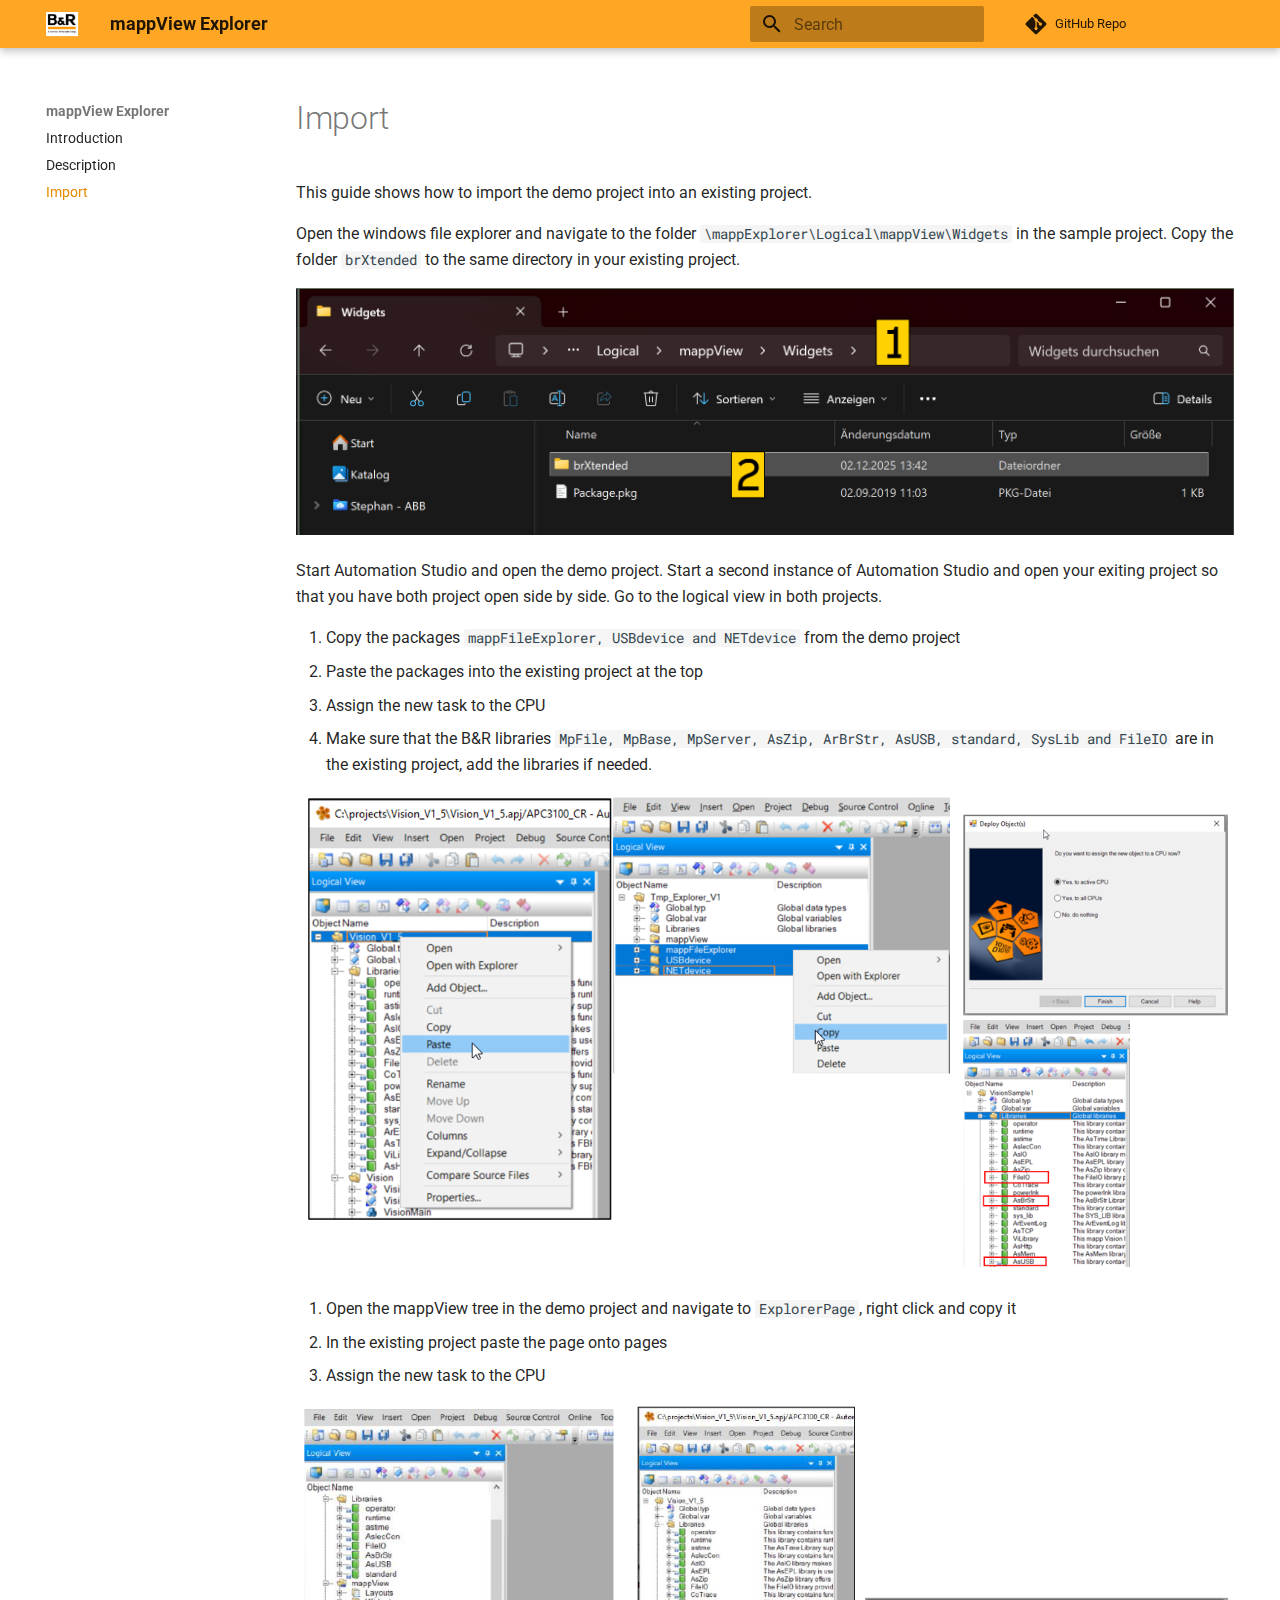
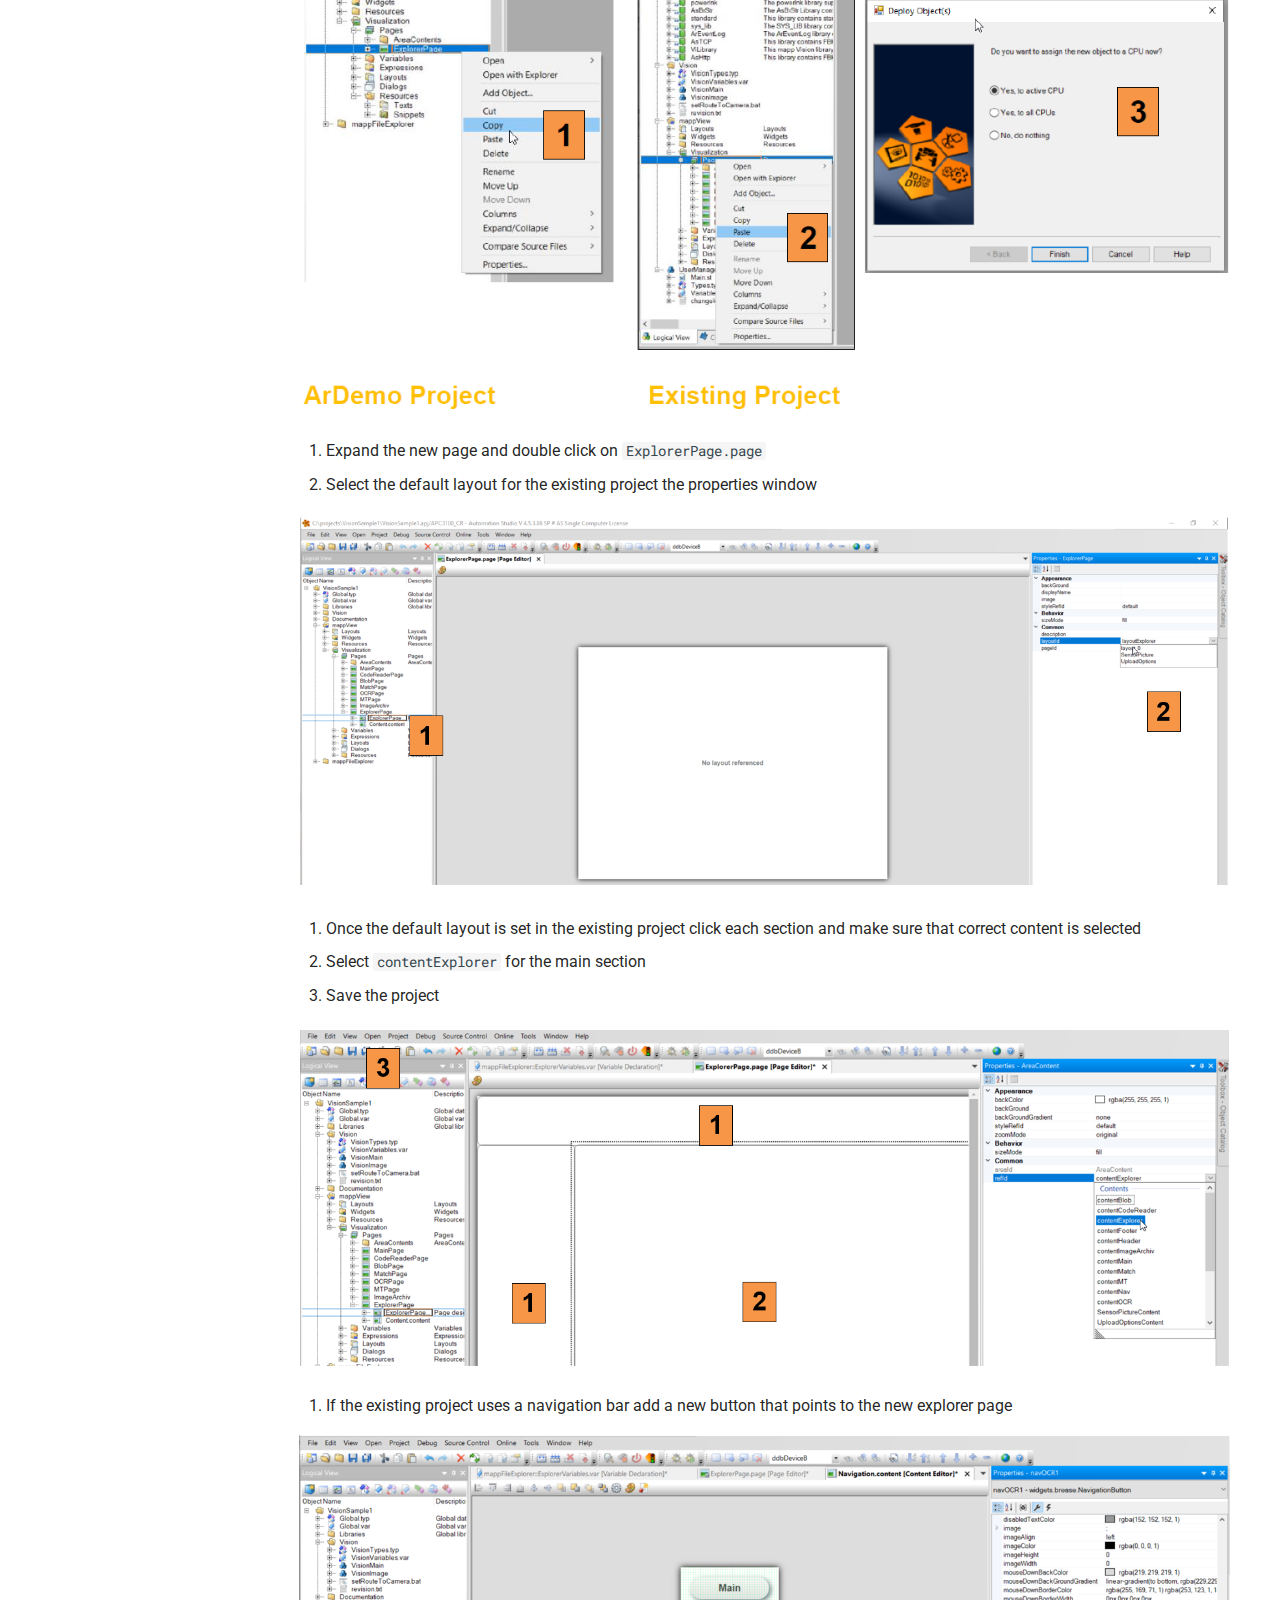
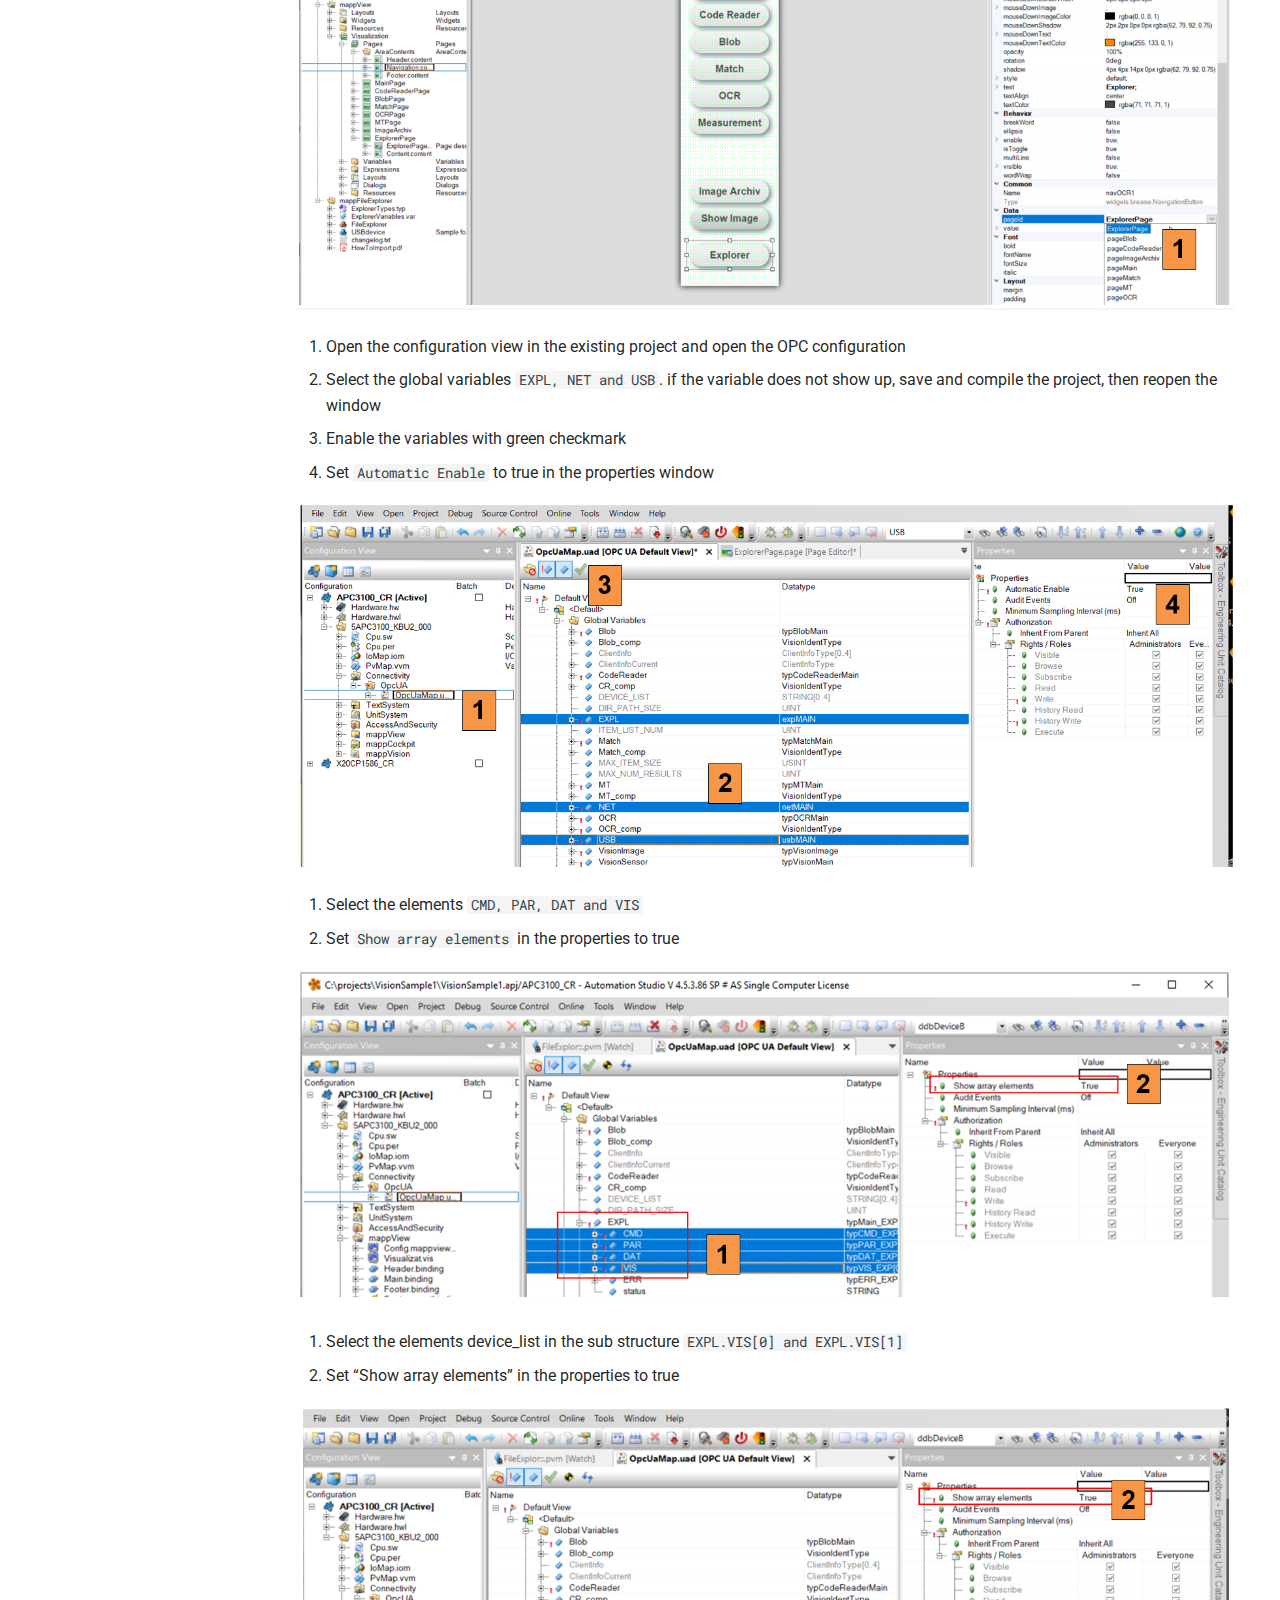
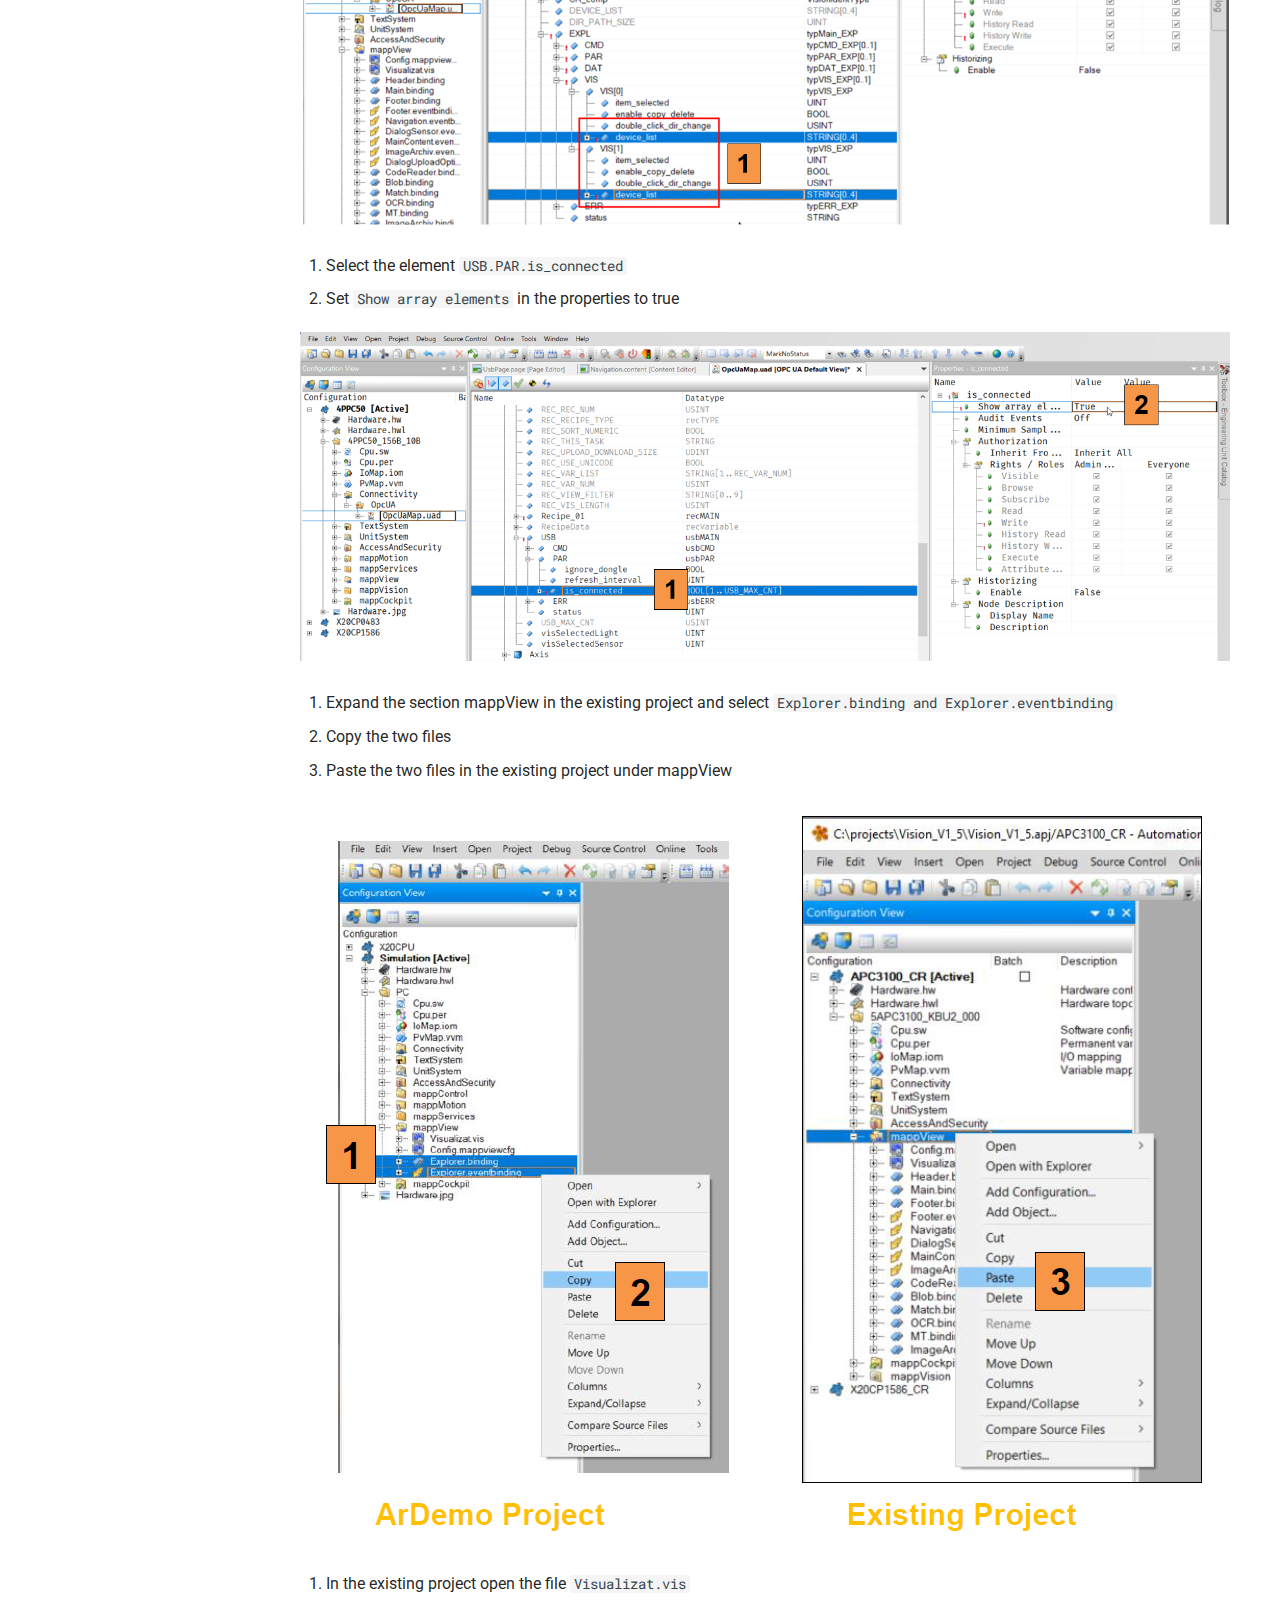
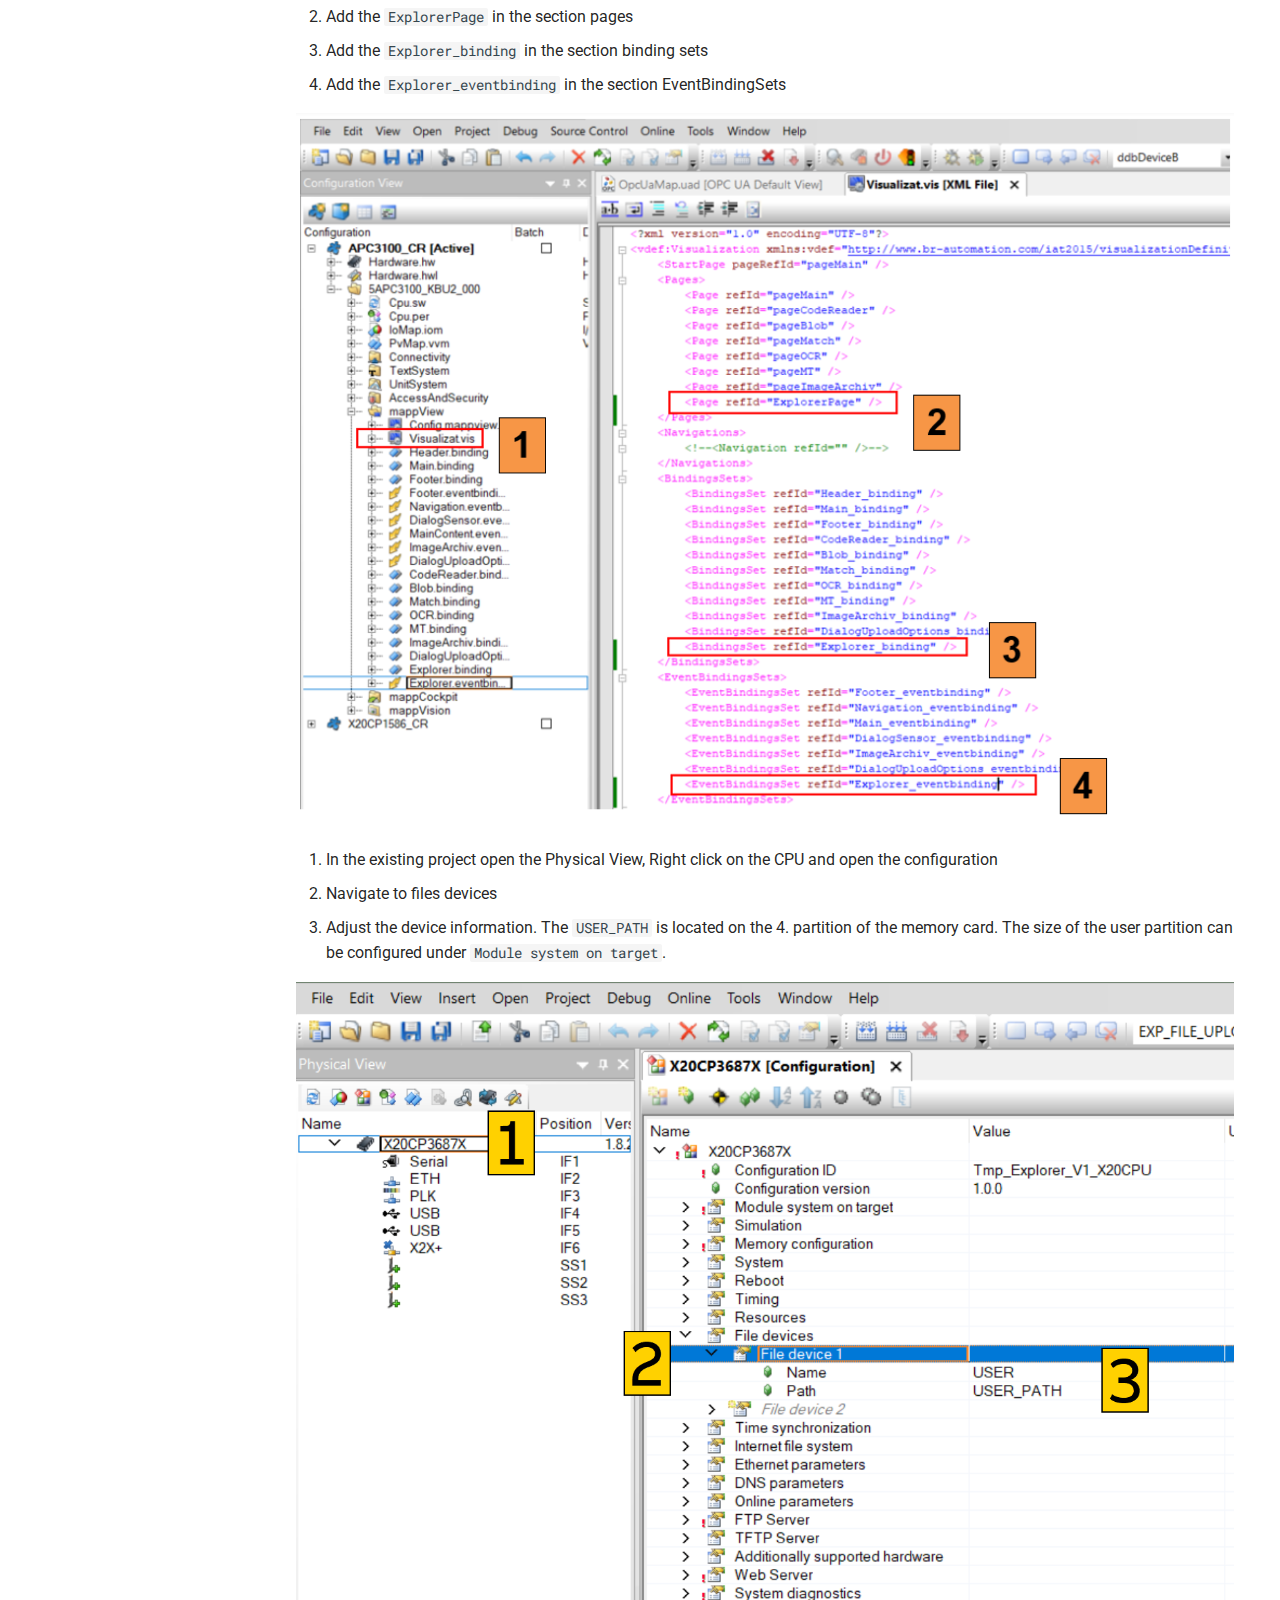
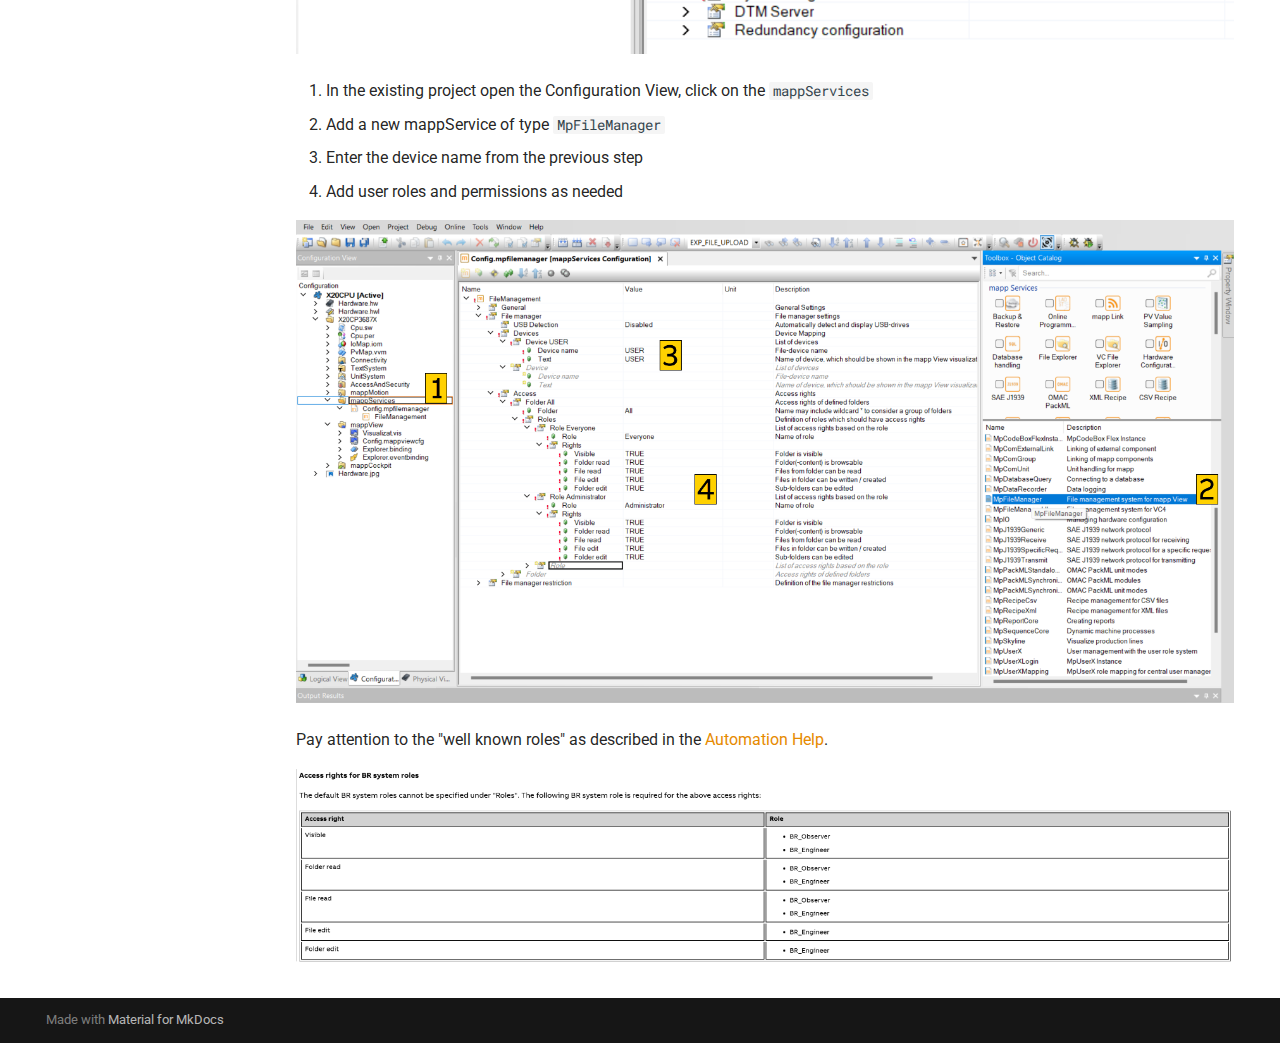
<file: import.html>
<!doctype html>
<html lang="en" class="no-js">
  <head>
    
      <meta charset="utf-8">
      <meta name="viewport" content="width=device-width,initial-scale=1">
      
      
      
      
        <link rel="prev" href="description.html">
      
      
      
      <link rel="icon" href="assets/images/favicon.png">
      <meta name="generator" content="mkdocs-1.6.1, mkdocs-material-9.6.1">
    
    
      
        <title>Import - mappView Explorer</title>
      
    
    
      <link rel="stylesheet" href="assets/stylesheets/main.a40c8224.min.css">
      
        
        <link rel="stylesheet" href="assets/stylesheets/palette.06af60db.min.css">
      
      


    
    
      
    
    
      
        
        
        <link rel="preconnect" href="https://fonts.gstatic.com" crossorigin>
        <link rel="stylesheet" href="https://fonts.googleapis.com/css?family=Roboto:300,300i,400,400i,700,700i%7CRoboto+Mono:400,400i,700,700i&display=fallback">
        <style>:root{--md-text-font:"Roboto";--md-code-font:"Roboto Mono"}</style>
      
    
    
      <link rel="stylesheet" href="extra.css">
    
    <script>__md_scope=new URL(".",location),__md_hash=e=>[...e].reduce(((e,_)=>(e<<5)-e+_.charCodeAt(0)),0),__md_get=(e,_=localStorage,t=__md_scope)=>JSON.parse(_.getItem(t.pathname+"."+e)),__md_set=(e,_,t=localStorage,a=__md_scope)=>{try{t.setItem(a.pathname+"."+e,JSON.stringify(_))}catch(e){}}</script>
    
      

    
    
    
  </head>
  
  
    
    
    
    
    
    <body dir="ltr" data-md-color-scheme="default" data-md-color-primary="orange" data-md-color-accent="orange">
  
    
    <input class="md-toggle" data-md-toggle="drawer" type="checkbox" id="__drawer" autocomplete="off">
    <input class="md-toggle" data-md-toggle="search" type="checkbox" id="__search" autocomplete="off">
    <label class="md-overlay" for="__drawer"></label>
    <div data-md-component="skip">
      
    </div>
    <div data-md-component="announce">
      
    </div>
    
    
      

  

<header class="md-header md-header--shadow" data-md-component="header">
  <nav class="md-header__inner md-grid" aria-label="Header">
    <a href="index.html" title="mappView Explorer" class="md-header__button md-logo" aria-label="mappView Explorer" data-md-component="logo">
      
  <img src="images/bur.png" alt="logo">

    </a>
    <label class="md-header__button md-icon" for="__drawer">
      
      <svg xmlns="http://www.w3.org/2000/svg" viewBox="0 0 24 24"><path d="M3 6h18v2H3zm0 5h18v2H3zm0 5h18v2H3z"/></svg>
    </label>
    <div class="md-header__title" data-md-component="header-title">
      <div class="md-header__ellipsis">
        <div class="md-header__topic">
          <span class="md-ellipsis">
            mappView Explorer
          </span>
        </div>
        <div class="md-header__topic" data-md-component="header-topic">
          <span class="md-ellipsis">
            
              Import
            
          </span>
        </div>
      </div>
    </div>
    
      
    
    
    
    
      <label class="md-header__button md-icon" for="__search">
        
        <svg xmlns="http://www.w3.org/2000/svg" viewBox="0 0 24 24"><path d="M9.5 3A6.5 6.5 0 0 1 16 9.5c0 1.61-.59 3.09-1.56 4.23l.27.27h.79l5 5-1.5 1.5-5-5v-.79l-.27-.27A6.52 6.52 0 0 1 9.5 16 6.5 6.5 0 0 1 3 9.5 6.5 6.5 0 0 1 9.5 3m0 2C7 5 5 7 5 9.5S7 14 9.5 14 14 12 14 9.5 12 5 9.5 5"/></svg>
      </label>
      <div class="md-search" data-md-component="search" role="dialog">
  <label class="md-search__overlay" for="__search"></label>
  <div class="md-search__inner" role="search">
    <form class="md-search__form" name="search">
      <input type="text" class="md-search__input" name="query" aria-label="Search" placeholder="Search" autocapitalize="off" autocorrect="off" autocomplete="off" spellcheck="false" data-md-component="search-query" required>
      <label class="md-search__icon md-icon" for="__search">
        
        <svg xmlns="http://www.w3.org/2000/svg" viewBox="0 0 24 24"><path d="M9.5 3A6.5 6.5 0 0 1 16 9.5c0 1.61-.59 3.09-1.56 4.23l.27.27h.79l5 5-1.5 1.5-5-5v-.79l-.27-.27A6.52 6.52 0 0 1 9.5 16 6.5 6.5 0 0 1 3 9.5 6.5 6.5 0 0 1 9.5 3m0 2C7 5 5 7 5 9.5S7 14 9.5 14 14 12 14 9.5 12 5 9.5 5"/></svg>
        
        <svg xmlns="http://www.w3.org/2000/svg" viewBox="0 0 24 24"><path d="M20 11v2H8l5.5 5.5-1.42 1.42L4.16 12l7.92-7.92L13.5 5.5 8 11z"/></svg>
      </label>
      <nav class="md-search__options" aria-label="Search">
        
        <button type="reset" class="md-search__icon md-icon" title="Clear" aria-label="Clear" tabindex="-1">
          
          <svg xmlns="http://www.w3.org/2000/svg" viewBox="0 0 24 24"><path d="M19 6.41 17.59 5 12 10.59 6.41 5 5 6.41 10.59 12 5 17.59 6.41 19 12 13.41 17.59 19 19 17.59 13.41 12z"/></svg>
        </button>
      </nav>
      
    </form>
    <div class="md-search__output">
      <div class="md-search__scrollwrap" tabindex="0" data-md-scrollfix>
        <div class="md-search-result" data-md-component="search-result">
          <div class="md-search-result__meta">
            Initializing search
          </div>
          <ol class="md-search-result__list" role="presentation"></ol>
        </div>
      </div>
    </div>
  </div>
</div>
    
    
      <div class="md-header__source">
        <a href="https://github.com/br-automation-community/mappView-File-Explorer" title="Go to repository" class="md-source" data-md-component="source">
  <div class="md-source__icon md-icon">
    
    <svg xmlns="http://www.w3.org/2000/svg" viewBox="0 0 448 512"><!--! Font Awesome Free 6.7.2 by @fontawesome - https://fontawesome.com License - https://fontawesome.com/license/free (Icons: CC BY 4.0, Fonts: SIL OFL 1.1, Code: MIT License) Copyright 2024 Fonticons, Inc.--><path d="M439.55 236.05 244 40.45a28.87 28.87 0 0 0-40.81 0l-40.66 40.63 51.52 51.52c27.06-9.14 52.68 16.77 43.39 43.68l49.66 49.66c34.23-11.8 61.18 31 35.47 56.69-26.49 26.49-70.21-2.87-56-37.34L240.22 199v121.85c25.3 12.54 22.26 41.85 9.08 55a34.34 34.34 0 0 1-48.55 0c-17.57-17.6-11.07-46.91 11.25-56v-123c-20.8-8.51-24.6-30.74-18.64-45L142.57 101 8.45 235.14a28.86 28.86 0 0 0 0 40.81l195.61 195.6a28.86 28.86 0 0 0 40.8 0l194.69-194.69a28.86 28.86 0 0 0 0-40.81"/></svg>
  </div>
  <div class="md-source__repository">
    GitHub Repo
  </div>
</a>
      </div>
    
  </nav>
  
</header>
    
    <div class="md-container" data-md-component="container">
      
      
        
          
        
      
      <main class="md-main" data-md-component="main">
        <div class="md-main__inner md-grid">
          
            
              
              <div class="md-sidebar md-sidebar--primary" data-md-component="sidebar" data-md-type="navigation" >
                <div class="md-sidebar__scrollwrap">
                  <div class="md-sidebar__inner">
                    



  

<nav class="md-nav md-nav--primary md-nav--integrated" aria-label="Navigation" data-md-level="0">
  <label class="md-nav__title" for="__drawer">
    <a href="index.html" title="mappView Explorer" class="md-nav__button md-logo" aria-label="mappView Explorer" data-md-component="logo">
      
  <img src="images/bur.png" alt="logo">

    </a>
    mappView Explorer
  </label>
  
    <div class="md-nav__source">
      <a href="https://github.com/br-automation-community/mappView-File-Explorer" title="Go to repository" class="md-source" data-md-component="source">
  <div class="md-source__icon md-icon">
    
    <svg xmlns="http://www.w3.org/2000/svg" viewBox="0 0 448 512"><!--! Font Awesome Free 6.7.2 by @fontawesome - https://fontawesome.com License - https://fontawesome.com/license/free (Icons: CC BY 4.0, Fonts: SIL OFL 1.1, Code: MIT License) Copyright 2024 Fonticons, Inc.--><path d="M439.55 236.05 244 40.45a28.87 28.87 0 0 0-40.81 0l-40.66 40.63 51.52 51.52c27.06-9.14 52.68 16.77 43.39 43.68l49.66 49.66c34.23-11.8 61.18 31 35.47 56.69-26.49 26.49-70.21-2.87-56-37.34L240.22 199v121.85c25.3 12.54 22.26 41.85 9.08 55a34.34 34.34 0 0 1-48.55 0c-17.57-17.6-11.07-46.91 11.25-56v-123c-20.8-8.51-24.6-30.74-18.64-45L142.57 101 8.45 235.14a28.86 28.86 0 0 0 0 40.81l195.61 195.6a28.86 28.86 0 0 0 40.8 0l194.69-194.69a28.86 28.86 0 0 0 0-40.81"/></svg>
  </div>
  <div class="md-source__repository">
    GitHub Repo
  </div>
</a>
    </div>
  
  <ul class="md-nav__list" data-md-scrollfix>
    
      
      
  
  
  
  
    <li class="md-nav__item">
      <a href="index.html" class="md-nav__link">
        
  
  <span class="md-ellipsis">
    Introduction
    
  </span>
  

      </a>
    </li>
  

    
      
      
  
  
  
  
    <li class="md-nav__item">
      <a href="description.html" class="md-nav__link">
        
  
  <span class="md-ellipsis">
    Description
    
  </span>
  

      </a>
    </li>
  

    
      
      
  
  
    
  
  
  
    <li class="md-nav__item md-nav__item--active">
      
      <input class="md-nav__toggle md-toggle" type="checkbox" id="__toc">
      
      
      
      <a href="import.html" class="md-nav__link md-nav__link--active">
        
  
  <span class="md-ellipsis">
    Import
    
  </span>
  

      </a>
      
    </li>
  

    
  </ul>
</nav>
                  </div>
                </div>
              </div>
            
            
          
          
            <div class="md-content" data-md-component="content">
              <article class="md-content__inner md-typeset">
                
                  


  
  


  <h1>Import</h1>

<p>This guide shows how to import the demo project into an existing project. </p>
<p>Open the windows file explorer and navigate to the folder <code>\mappExplorer\Logical\mappView\Widgets</code> in the sample project. Copy the folder <code>brXtended</code> to the same directory in your existing project.</p>
<p><img alt="" src="images/import_0.png" /></p>
<p>Start Automation Studio and open the demo project. Start a second instance of Automation Studio and open your exiting project so that you have both project open side by side. Go to the logical view in both projects.</p>
<ol>
<li>Copy the packages <code>mappFileExplorer, USBdevice and NETdevice</code> from the demo project</li>
<li>Paste the packages into the existing project at the top</li>
<li>Assign the new task to the CPU</li>
<li>Make sure that the B&amp;R libraries <code>MpFile, MpBase, MpServer, AsZip, ArBrStr, AsUSB, standard, SysLib and FileIO</code> are in the existing project, add the libraries if needed.</li>
</ol>
<p><img alt="" src="images/import_1.png" /></p>
<ol>
<li>Open the mappView tree in the demo project and navigate to <code>ExplorerPage</code>, right click and copy it</li>
<li>In the existing project paste the page onto pages</li>
<li>Assign the new task to the CPU</li>
</ol>
<p><img alt="" src="images/import_2.png" /></p>
<ol>
<li>Expand the new page and double click on <code>ExplorerPage.page</code></li>
<li>Select the default layout for the existing project the properties window</li>
</ol>
<p><img alt="" src="images/import_3.png" /></p>
<ol>
<li>Once the default layout is set in the existing project click each section and make sure that correct content is selected</li>
<li>Select <code>contentExplorer</code> for the main section</li>
<li>Save the project</li>
</ol>
<p><img alt="" src="images/import_4.png" /></p>
<ol>
<li>If the existing project uses a navigation bar add a new button that points to the new explorer page</li>
</ol>
<p><img alt="" src="images/import_5.png" /></p>
<ol>
<li>Open the configuration view in the existing project and open the OPC configuration</li>
<li>Select the global variables <code>EXPL, NET and USB</code>. if the variable does not show up, save and compile the project, then reopen the window</li>
<li>Enable the variables with green checkmark</li>
<li>Set <code>Automatic Enable</code> to true in the properties window</li>
</ol>
<p><img alt="" src="images/import_6.png" /></p>
<ol>
<li>Select the elements <code>CMD, PAR, DAT and VIS</code></li>
<li>Set <code>Show array elements</code> in the properties to true</li>
</ol>
<p><img alt="" src="images/import_7.png" /></p>
<ol>
<li>Select the elements device_list in the sub structure <code>EXPL.VIS[0] and EXPL.VIS[1]</code></li>
<li>Set “Show array elements” in the properties to true</li>
</ol>
<p><img alt="" src="images/import_8.png" /></p>
<ol>
<li>Select the element <code>USB.PAR.is_connected</code></li>
<li>Set <code>Show array elements</code> in the properties to true</li>
</ol>
<p><img alt="" src="images/import_9.png" /></p>
<ol>
<li>Expand the section mappView in the existing project and select <code>Explorer.binding and Explorer.eventbinding</code></li>
<li>Copy the two files</li>
<li>Paste the two files in the existing project under mappView</li>
</ol>
<p><img alt="" src="images/import_10.png" /></p>
<ol>
<li>In the existing project open the file <code>Visualizat.vis</code></li>
<li>Add the <code>ExplorerPage</code> in the section pages</li>
<li>Add the <code>Explorer_binding</code> in the section binding sets</li>
<li>Add the <code>Explorer_eventbinding</code> in the section EventBindingSets</li>
</ol>
<p><img alt="" src="images/import_11.png" /></p>
<ol>
<li>In the existing project open the Physical View, Right click on the CPU and open the configuration</li>
<li>Navigate to files devices</li>
<li>Adjust the device information. The <code>USER_PATH</code> is located on the 4. partition of the memory card. The size of the user partition can be configured under <code>Module system on target</code>.</li>
</ol>
<p><img alt="" src="images/import_12.png" /></p>
<ol>
<li>In the existing project open the Configuration View, click on the <code>mappServices</code></li>
<li>Add a new mappService of type <code>MpFileManager</code></li>
<li>Enter the device name from the previous step</li>
<li>Add user roles and permissions as needed</li>
</ol>
<p><img alt="" src="images/import_13.png" /></p>
<p>Pay attention to the "well known roles" as described in the <a href="https://help.br-automation.com/#/en/6/services/mapp_services/mpfile/config/mpfilemanager_konfiguration.html">Automation Help</a>.</p>
<p><img alt="" src="images/import_14.png" /></p>












                
              </article>
            </div>
          
          
<script>var target=document.getElementById(location.hash.slice(1));target&&target.name&&(target.checked=target.name.startsWith("__tabbed_"))</script>
        </div>
        
      </main>
      
        <footer class="md-footer">
  
  <div class="md-footer-meta md-typeset">
    <div class="md-footer-meta__inner md-grid">
      <div class="md-copyright">
  
  
    Made with
    <a href="https://squidfunk.github.io/mkdocs-material/" target="_blank" rel="noopener">
      Material for MkDocs
    </a>
  
</div>
      
    </div>
  </div>
</footer>
      
    </div>
    <div class="md-dialog" data-md-component="dialog">
      <div class="md-dialog__inner md-typeset"></div>
    </div>
    
    
    <script id="__config" type="application/json">{"base": ".", "features": "toc.integrate", "search": "assets/javascripts/workers/search.f8cc74c7.min.js", "translations": {"clipboard.copied": "Copied to clipboard", "clipboard.copy": "Copy to clipboard", "search.result.more.one": "1 more on this page", "search.result.more.other": "# more on this page", "search.result.none": "No matching documents", "search.result.one": "1 matching document", "search.result.other": "# matching documents", "search.result.placeholder": "Type to start searching", "search.result.term.missing": "Missing", "select.version": "Select version"}}</script>
    
    
      <script src="assets/javascripts/bundle.5090c770.min.js"></script>
      
    
  </body>
</html>
</file>
<file: extra.css>
/* --------------------------------------------------------------- */
/* Table styling                                                   */
/* --------------------------------------------------------------- */

/* Make borders solid */
table,
th ,
td {
    border: 1px solid rgba(0, 0, 0, 0.35);
}

/* Make table headers orange */
table,
th {
    background-color: #dbbd53;
}

/* Alternate colors between rows */
tr:nth-child(even) {
    background-color: #D6EEEE;
}
</file>
<file: assets/stylesheets/main.a40c8224.min.css>
@charset "UTF-8";html{-webkit-text-size-adjust:none;-moz-text-size-adjust:none;text-size-adjust:none;box-sizing:border-box}*,:after,:before{box-sizing:inherit}@media (prefers-reduced-motion){*,:after,:before{transition:none!important}}body{margin:0}a,button,input,label{-webkit-tap-highlight-color:transparent}a{color:inherit;text-decoration:none}hr{border:0;box-sizing:initial;display:block;height:.05rem;overflow:visible;padding:0}small{font-size:80%}sub,sup{line-height:1em}img{border-style:none}table{border-collapse:initial;border-spacing:0}td,th{font-weight:400;vertical-align:top}button{background:#0000;border:0;font-family:inherit;font-size:inherit;margin:0;padding:0}input{border:0;outline:none}:root{--md-primary-fg-color:#4051b5;--md-primary-fg-color--light:#5d6cc0;--md-primary-fg-color--dark:#303fa1;--md-primary-bg-color:#fff;--md-primary-bg-color--light:#ffffffb3;--md-accent-fg-color:#526cfe;--md-accent-fg-color--transparent:#526cfe1a;--md-accent-bg-color:#fff;--md-accent-bg-color--light:#ffffffb3}[data-md-color-scheme=default]{color-scheme:light}[data-md-color-scheme=default] img[src$="#gh-dark-mode-only"],[data-md-color-scheme=default] img[src$="#only-dark"]{display:none}:root,[data-md-color-scheme=default]{--md-hue:225deg;--md-default-fg-color:#000000de;--md-default-fg-color--light:#0000008a;--md-default-fg-color--lighter:#00000052;--md-default-fg-color--lightest:#00000012;--md-default-bg-color:#fff;--md-default-bg-color--light:#ffffffb3;--md-default-bg-color--lighter:#ffffff4d;--md-default-bg-color--lightest:#ffffff1f;--md-code-fg-color:#36464e;--md-code-bg-color:#f5f5f5;--md-code-hl-color:#4287ff;--md-code-hl-color--light:#4287ff1a;--md-code-hl-number-color:#d52a2a;--md-code-hl-special-color:#db1457;--md-code-hl-function-color:#a846b9;--md-code-hl-constant-color:#6e59d9;--md-code-hl-keyword-color:#3f6ec6;--md-code-hl-string-color:#1c7d4d;--md-code-hl-name-color:var(--md-code-fg-color);--md-code-hl-operator-color:var(--md-default-fg-color--light);--md-code-hl-punctuation-color:var(--md-default-fg-color--light);--md-code-hl-comment-color:var(--md-default-fg-color--light);--md-code-hl-generic-color:var(--md-default-fg-color--light);--md-code-hl-variable-color:var(--md-default-fg-color--light);--md-typeset-color:var(--md-default-fg-color);--md-typeset-a-color:var(--md-primary-fg-color);--md-typeset-del-color:#f5503d26;--md-typeset-ins-color:#0bd57026;--md-typeset-kbd-color:#fafafa;--md-typeset-kbd-accent-color:#fff;--md-typeset-kbd-border-color:#b8b8b8;--md-typeset-mark-color:#ffff0080;--md-typeset-table-color:#0000001f;--md-typeset-table-color--light:rgba(0,0,0,.035);--md-admonition-fg-color:var(--md-default-fg-color);--md-admonition-bg-color:var(--md-default-bg-color);--md-warning-fg-color:#000000de;--md-warning-bg-color:#ff9;--md-footer-fg-color:#fff;--md-footer-fg-color--light:#ffffffb3;--md-footer-fg-color--lighter:#ffffff73;--md-footer-bg-color:#000000de;--md-footer-bg-color--dark:#00000052;--md-shadow-z1:0 0.2rem 0.5rem #0000000d,0 0 0.05rem #0000001a;--md-shadow-z2:0 0.2rem 0.5rem #0000001a,0 0 0.05rem #00000040;--md-shadow-z3:0 0.2rem 0.5rem #0003,0 0 0.05rem #00000059}.md-icon svg{fill:currentcolor;display:block;height:1.2rem;width:1.2rem}body{-webkit-font-smoothing:antialiased;-moz-osx-font-smoothing:grayscale;--md-text-font-family:var(--md-text-font,_),-apple-system,BlinkMacSystemFont,Helvetica,Arial,sans-serif;--md-code-font-family:var(--md-code-font,_),SFMono-Regular,Consolas,Menlo,monospace}aside,body,input{font-feature-settings:"kern","liga";color:var(--md-typeset-color);font-family:var(--md-text-font-family)}code,kbd,pre{font-feature-settings:"kern";font-family:var(--md-code-font-family)}:root{--md-typeset-table-sort-icon:url('data:image/svg+xml;charset=utf-8,<svg xmlns="http://www.w3.org/2000/svg" viewBox="0 0 24 24"><path d="m18 21-4-4h3V7h-3l4-4 4 4h-3v10h3M2 19v-2h10v2M2 13v-2h7v2M2 7V5h4v2z"/></svg>');--md-typeset-table-sort-icon--asc:url('data:image/svg+xml;charset=utf-8,<svg xmlns="http://www.w3.org/2000/svg" viewBox="0 0 24 24"><path d="M19 17h3l-4 4-4-4h3V3h2M2 17h10v2H2M6 5v2H2V5m0 6h7v2H2z"/></svg>');--md-typeset-table-sort-icon--desc:url('data:image/svg+xml;charset=utf-8,<svg xmlns="http://www.w3.org/2000/svg" viewBox="0 0 24 24"><path d="M19 7h3l-4-4-4 4h3v14h2M2 17h10v2H2M6 5v2H2V5m0 6h7v2H2z"/></svg>')}.md-typeset{-webkit-print-color-adjust:exact;color-adjust:exact;font-size:.8rem;line-height:1.6}@media print{.md-typeset{font-size:.68rem}}.md-typeset blockquote,.md-typeset dl,.md-typeset figure,.md-typeset ol,.md-typeset pre,.md-typeset ul{margin-bottom:1em;margin-top:1em}.md-typeset h1{color:var(--md-default-fg-color--light);font-size:2em;line-height:1.3;margin:0 0 1.25em}.md-typeset h1,.md-typeset h2{font-weight:300;letter-spacing:-.01em}.md-typeset h2{font-size:1.5625em;line-height:1.4;margin:1.6em 0 .64em}.md-typeset h3{font-size:1.25em;font-weight:400;letter-spacing:-.01em;line-height:1.5;margin:1.6em 0 .8em}.md-typeset h2+h3{margin-top:.8em}.md-typeset h4{font-weight:700;letter-spacing:-.01em;margin:1em 0}.md-typeset h5,.md-typeset h6{color:var(--md-default-fg-color--light);font-size:.8em;font-weight:700;letter-spacing:-.01em;margin:1.25em 0}.md-typeset h5{text-transform:uppercase}.md-typeset h5 code{text-transform:none}.md-typeset hr{border-bottom:.05rem solid var(--md-default-fg-color--lightest);display:flow-root;margin:1.5em 0}.md-typeset a{color:var(--md-typeset-a-color);word-break:break-word}.md-typeset a,.md-typeset a:before{transition:color 125ms}.md-typeset a:focus,.md-typeset a:hover{color:var(--md-accent-fg-color)}.md-typeset a:focus code,.md-typeset a:hover code{background-color:var(--md-accent-fg-color--transparent)}.md-typeset a code{color:currentcolor;transition:background-color 125ms}.md-typeset a.focus-visible{outline-color:var(--md-accent-fg-color);outline-offset:.2rem}.md-typeset code,.md-typeset kbd,.md-typeset pre{color:var(--md-code-fg-color);direction:ltr;font-variant-ligatures:none}@media print{.md-typeset code,.md-typeset kbd,.md-typeset pre{white-space:pre-wrap}}.md-typeset code{background-color:var(--md-code-bg-color);border-radius:.1rem;-webkit-box-decoration-break:clone;box-decoration-break:clone;font-size:.85em;padding:0 .2941176471em;word-break:break-word}.md-typeset code:not(.focus-visible){-webkit-tap-highlight-color:transparent;outline:none}.md-typeset pre{display:flow-root;line-height:1.4;position:relative}.md-typeset pre>code{-webkit-box-decoration-break:slice;box-decoration-break:slice;box-shadow:none;display:block;margin:0;outline-color:var(--md-accent-fg-color);overflow:auto;padding:.7720588235em 1.1764705882em;scrollbar-color:var(--md-default-fg-color--lighter) #0000;scrollbar-width:thin;touch-action:auto;word-break:normal}.md-typeset pre>code:hover{scrollbar-color:var(--md-accent-fg-color) #0000}.md-typeset pre>code::-webkit-scrollbar{height:.2rem;width:.2rem}.md-typeset pre>code::-webkit-scrollbar-thumb{background-color:var(--md-default-fg-color--lighter)}.md-typeset pre>code::-webkit-scrollbar-thumb:hover{background-color:var(--md-accent-fg-color)}.md-typeset kbd{background-color:var(--md-typeset-kbd-color);border-radius:.1rem;box-shadow:0 .1rem 0 .05rem var(--md-typeset-kbd-border-color),0 .1rem 0 var(--md-typeset-kbd-border-color),0 -.1rem .2rem var(--md-typeset-kbd-accent-color) inset;color:var(--md-default-fg-color);display:inline-block;font-size:.75em;padding:0 .6666666667em;vertical-align:text-top;word-break:break-word}.md-typeset mark{background-color:var(--md-typeset-mark-color);-webkit-box-decoration-break:clone;box-decoration-break:clone;color:inherit;word-break:break-word}.md-typeset abbr{border-bottom:.05rem dotted var(--md-default-fg-color--light);cursor:help;text-decoration:none}.md-typeset small{opacity:.75}[dir=ltr] .md-typeset sub,[dir=ltr] .md-typeset sup{margin-left:.078125em}[dir=rtl] .md-typeset sub,[dir=rtl] .md-typeset sup{margin-right:.078125em}[dir=ltr] .md-typeset blockquote{padding-left:.6rem}[dir=rtl] .md-typeset blockquote{padding-right:.6rem}[dir=ltr] .md-typeset blockquote{border-left:.2rem solid var(--md-default-fg-color--lighter)}[dir=rtl] .md-typeset blockquote{border-right:.2rem solid var(--md-default-fg-color--lighter)}.md-typeset blockquote{color:var(--md-default-fg-color--light);margin-left:0;margin-right:0}.md-typeset ul{list-style-type:disc}.md-typeset ul[type]{list-style-type:revert-layer}[dir=ltr] .md-typeset ol,[dir=ltr] .md-typeset ul{margin-left:.625em}[dir=rtl] .md-typeset ol,[dir=rtl] .md-typeset ul{margin-right:.625em}.md-typeset ol,.md-typeset ul{padding:0}.md-typeset ol:not([hidden]),.md-typeset ul:not([hidden]){display:flow-root}.md-typeset ol ol,.md-typeset ul ol{list-style-type:lower-alpha}.md-typeset ol ol ol,.md-typeset ul ol ol{list-style-type:lower-roman}.md-typeset ol ol ol ol,.md-typeset ul ol ol ol{list-style-type:upper-alpha}.md-typeset ol ol ol ol ol,.md-typeset ul ol ol ol ol{list-style-type:upper-roman}.md-typeset ol[type],.md-typeset ul[type]{list-style-type:revert-layer}[dir=ltr] .md-typeset ol li,[dir=ltr] .md-typeset ul li{margin-left:1.25em}[dir=rtl] .md-typeset ol li,[dir=rtl] .md-typeset ul li{margin-right:1.25em}.md-typeset ol li,.md-typeset ul li{margin-bottom:.5em}.md-typeset ol li blockquote,.md-typeset ol li p,.md-typeset ul li blockquote,.md-typeset ul li p{margin:.5em 0}.md-typeset ol li:last-child,.md-typeset ul li:last-child{margin-bottom:0}[dir=ltr] .md-typeset ol li ol,[dir=ltr] .md-typeset ol li ul,[dir=ltr] .md-typeset ul li ol,[dir=ltr] .md-typeset ul li ul{margin-left:.625em}[dir=rtl] .md-typeset ol li ol,[dir=rtl] .md-typeset ol li ul,[dir=rtl] .md-typeset ul li ol,[dir=rtl] .md-typeset ul li ul{margin-right:.625em}.md-typeset ol li ol,.md-typeset ol li ul,.md-typeset ul li ol,.md-typeset ul li ul{margin-bottom:.5em;margin-top:.5em}[dir=ltr] .md-typeset dd{margin-left:1.875em}[dir=rtl] .md-typeset dd{margin-right:1.875em}.md-typeset dd{margin-bottom:1.5em;margin-top:1em}.md-typeset img,.md-typeset svg,.md-typeset video{height:auto;max-width:100%}.md-typeset img[align=left]{margin:1em 1em 1em 0}.md-typeset img[align=right]{margin:1em 0 1em 1em}.md-typeset img[align]:only-child{margin-top:0}.md-typeset figure{display:flow-root;margin:1em auto;max-width:100%;text-align:center;width:-moz-fit-content;width:fit-content}.md-typeset figure img{display:block;margin:0 auto}.md-typeset figcaption{font-style:italic;margin:1em auto;max-width:24rem}.md-typeset iframe{max-width:100%}.md-typeset table:not([class]){background-color:var(--md-default-bg-color);border:.05rem solid var(--md-typeset-table-color);border-radius:.1rem;display:inline-block;font-size:.64rem;max-width:100%;overflow:auto;touch-action:auto}@media print{.md-typeset table:not([class]){display:table}}.md-typeset table:not([class])+*{margin-top:1.5em}.md-typeset table:not([class]) td>:first-child,.md-typeset table:not([class]) th>:first-child{margin-top:0}.md-typeset table:not([class]) td>:last-child,.md-typeset table:not([class]) th>:last-child{margin-bottom:0}.md-typeset table:not([class]) td:not([align]),.md-typeset table:not([class]) th:not([align]){text-align:left}[dir=rtl] .md-typeset table:not([class]) td:not([align]),[dir=rtl] .md-typeset table:not([class]) th:not([align]){text-align:right}.md-typeset table:not([class]) th{font-weight:700;min-width:5rem;padding:.9375em 1.25em;vertical-align:top}.md-typeset table:not([class]) td{border-top:.05rem solid var(--md-typeset-table-color);padding:.9375em 1.25em;vertical-align:top}.md-typeset table:not([class]) tbody tr{transition:background-color 125ms}.md-typeset table:not([class]) tbody tr:hover{background-color:var(--md-typeset-table-color--light);box-shadow:0 .05rem 0 var(--md-default-bg-color) inset}.md-typeset table:not([class]) a{word-break:normal}.md-typeset table th[role=columnheader]{cursor:pointer}[dir=ltr] .md-typeset table th[role=columnheader]:after{margin-left:.5em}[dir=rtl] .md-typeset table th[role=columnheader]:after{margin-right:.5em}.md-typeset table th[role=columnheader]:after{content:"";display:inline-block;height:1.2em;-webkit-mask-image:var(--md-typeset-table-sort-icon);mask-image:var(--md-typeset-table-sort-icon);-webkit-mask-repeat:no-repeat;mask-repeat:no-repeat;-webkit-mask-size:contain;mask-size:contain;transition:background-color 125ms;vertical-align:text-bottom;width:1.2em}.md-typeset table th[role=columnheader]:hover:after{background-color:var(--md-default-fg-color--lighter)}.md-typeset table th[role=columnheader][aria-sort=ascending]:after{background-color:var(--md-default-fg-color--light);-webkit-mask-image:var(--md-typeset-table-sort-icon--asc);mask-image:var(--md-typeset-table-sort-icon--asc)}.md-typeset table th[role=columnheader][aria-sort=descending]:after{background-color:var(--md-default-fg-color--light);-webkit-mask-image:var(--md-typeset-table-sort-icon--desc);mask-image:var(--md-typeset-table-sort-icon--desc)}.md-typeset__scrollwrap{margin:1em -.8rem;overflow-x:auto;touch-action:auto}.md-typeset__table{display:inline-block;margin-bottom:.5em;padding:0 .8rem}@media print{.md-typeset__table{display:block}}html .md-typeset__table table{display:table;margin:0;overflow:hidden;width:100%}@media screen and (max-width:44.984375em){.md-content__inner>pre{margin:1em -.8rem}.md-content__inner>pre code{border-radius:0}}.md-typeset .md-author{border-radius:100%;display:block;flex-shrink:0;height:1.6rem;overflow:hidden;position:relative;transition:color 125ms,transform 125ms;width:1.6rem}.md-typeset .md-author img{display:block}.md-typeset .md-author--more{background:var(--md-default-fg-color--lightest);color:var(--md-default-fg-color--lighter);font-size:.6rem;font-weight:700;line-height:1.6rem;text-align:center}.md-typeset .md-author--long{height:2.4rem;width:2.4rem}.md-typeset a.md-author{transform:scale(1)}.md-typeset a.md-author img{border-radius:100%;filter:grayscale(100%) opacity(75%);transition:filter 125ms}.md-typeset a.md-author:focus,.md-typeset a.md-author:hover{transform:scale(1.1);z-index:1}.md-typeset a.md-author:focus img,.md-typeset a.md-author:hover img{filter:grayscale(0)}.md-banner{background-color:var(--md-footer-bg-color);color:var(--md-footer-fg-color);overflow:auto}@media print{.md-banner{display:none}}.md-banner--warning{background-color:var(--md-warning-bg-color);color:var(--md-warning-fg-color)}.md-banner__inner{font-size:.7rem;margin:.6rem auto;padding:0 .8rem}[dir=ltr] .md-banner__button{float:right}[dir=rtl] .md-banner__button{float:left}.md-banner__button{color:inherit;cursor:pointer;transition:opacity .25s}.no-js .md-banner__button{display:none}.md-banner__button:hover{opacity:.7}html{font-size:125%;height:100%;overflow-x:hidden}@media screen and (min-width:100em){html{font-size:137.5%}}@media screen and (min-width:125em){html{font-size:150%}}body{background-color:var(--md-default-bg-color);display:flex;flex-direction:column;font-size:.5rem;min-height:100%;position:relative;width:100%}@media print{body{display:block}}@media screen and (max-width:59.984375em){body[data-md-scrolllock]{position:fixed}}.md-grid{margin-left:auto;margin-right:auto;max-width:61rem}.md-container{display:flex;flex-direction:column;flex-grow:1}@media print{.md-container{display:block}}.md-main{flex-grow:1}.md-main__inner{display:flex;height:100%;margin-top:1.5rem}.md-ellipsis{overflow:hidden;text-overflow:ellipsis}.md-toggle{display:none}.md-option{height:0;opacity:0;position:absolute;width:0}.md-option:checked+label:not([hidden]){display:block}.md-option.focus-visible+label{outline-color:var(--md-accent-fg-color);outline-style:auto}.md-skip{background-color:var(--md-default-fg-color);border-radius:.1rem;color:var(--md-default-bg-color);font-size:.64rem;margin:.5rem;opacity:0;outline-color:var(--md-accent-fg-color);padding:.3rem .5rem;position:fixed;transform:translateY(.4rem);z-index:-1}.md-skip:focus{opacity:1;transform:translateY(0);transition:transform .25s cubic-bezier(.4,0,.2,1),opacity 175ms 75ms;z-index:10}@page{margin:25mm}:root{--md-clipboard-icon:url('data:image/svg+xml;charset=utf-8,<svg xmlns="http://www.w3.org/2000/svg" viewBox="0 0 24 24"><path d="M19 21H8V7h11m0-2H8a2 2 0 0 0-2 2v14a2 2 0 0 0 2 2h11a2 2 0 0 0 2-2V7a2 2 0 0 0-2-2m-3-4H4a2 2 0 0 0-2 2v14h2V3h12z"/></svg>')}.md-clipboard{border-radius:.1rem;color:var(--md-default-fg-color--lightest);cursor:pointer;height:1.5em;outline-color:var(--md-accent-fg-color);outline-offset:.1rem;position:absolute;right:.5em;top:.5em;transition:color .25s;width:1.5em;z-index:1}@media print{.md-clipboard{display:none}}.md-clipboard:not(.focus-visible){-webkit-tap-highlight-color:transparent;outline:none}:hover>.md-clipboard{color:var(--md-default-fg-color--light)}.md-clipboard:focus,.md-clipboard:hover{color:var(--md-accent-fg-color)}.md-clipboard:after{background-color:currentcolor;content:"";display:block;height:1.125em;margin:0 auto;-webkit-mask-image:var(--md-clipboard-icon);mask-image:var(--md-clipboard-icon);-webkit-mask-position:center;mask-position:center;-webkit-mask-repeat:no-repeat;mask-repeat:no-repeat;-webkit-mask-size:contain;mask-size:contain;width:1.125em}.md-clipboard--inline{cursor:pointer}.md-clipboard--inline code{transition:color .25s,background-color .25s}.md-clipboard--inline:focus code,.md-clipboard--inline:hover code{background-color:var(--md-accent-fg-color--transparent);color:var(--md-accent-fg-color)}.md-typeset .md-code__content{display:grid}@keyframes consent{0%{opacity:0;transform:translateY(100%)}to{opacity:1;transform:translateY(0)}}@keyframes overlay{0%{opacity:0}to{opacity:1}}.md-consent__overlay{animation:overlay .25s both;-webkit-backdrop-filter:blur(.1rem);backdrop-filter:blur(.1rem);background-color:#0000008a;height:100%;opacity:1;position:fixed;top:0;width:100%;z-index:5}.md-consent__inner{animation:consent .5s cubic-bezier(.1,.7,.1,1) both;background-color:var(--md-default-bg-color);border:0;border-radius:.1rem;bottom:0;box-shadow:0 0 .2rem #0000001a,0 .2rem .4rem #0003;max-height:100%;overflow:auto;padding:0;position:fixed;width:100%;z-index:5}.md-consent__form{padding:.8rem}.md-consent__settings{display:none;margin:1em 0}input:checked+.md-consent__settings{display:block}.md-consent__controls{margin-bottom:.8rem}.md-typeset .md-consent__controls .md-button{display:inline}@media screen and (max-width:44.984375em){.md-typeset .md-consent__controls .md-button{display:block;margin-top:.4rem;text-align:center;width:100%}}.md-consent label{cursor:pointer}.md-content{flex-grow:1;min-width:0}.md-content__inner{margin:0 .8rem 1.2rem;padding-top:.6rem}@media screen and (min-width:76.25em){[dir=ltr] .md-sidebar--primary:not([hidden])~.md-content>.md-content__inner{margin-left:1.2rem}[dir=ltr] .md-sidebar--secondary:not([hidden])~.md-content>.md-content__inner,[dir=rtl] .md-sidebar--primary:not([hidden])~.md-content>.md-content__inner{margin-right:1.2rem}[dir=rtl] .md-sidebar--secondary:not([hidden])~.md-content>.md-content__inner{margin-left:1.2rem}}.md-content__inner:before{content:"";display:block;height:.4rem}.md-content__inner>:last-child{margin-bottom:0}[dir=ltr] .md-content__button{float:right}[dir=rtl] .md-content__button{float:left}[dir=ltr] .md-content__button{margin-left:.4rem}[dir=rtl] .md-content__button{margin-right:.4rem}.md-content__button{margin:.4rem 0;padding:0}@media print{.md-content__button{display:none}}.md-typeset .md-content__button{color:var(--md-default-fg-color--lighter)}.md-content__button svg{display:inline;vertical-align:top}[dir=rtl] .md-content__button svg{transform:scaleX(-1)}[dir=ltr] .md-dialog{right:.8rem}[dir=rtl] .md-dialog{left:.8rem}.md-dialog{background-color:var(--md-default-fg-color);border-radius:.1rem;bottom:.8rem;box-shadow:var(--md-shadow-z3);min-width:11.1rem;opacity:0;padding:.4rem .6rem;pointer-events:none;position:fixed;transform:translateY(100%);transition:transform 0ms .4s,opacity .4s;z-index:4}@media print{.md-dialog{display:none}}.md-dialog--active{opacity:1;pointer-events:auto;transform:translateY(0);transition:transform .4s cubic-bezier(.075,.85,.175,1),opacity .4s}.md-dialog__inner{color:var(--md-default-bg-color);font-size:.7rem}.md-feedback{margin:2em 0 1em;text-align:center}.md-feedback fieldset{border:none;margin:0;padding:0}.md-feedback__title{font-weight:700;margin:1em auto}.md-feedback__inner{position:relative}.md-feedback__list{display:flex;flex-wrap:wrap;place-content:baseline center;position:relative}.md-feedback__list:hover .md-icon:not(:disabled){color:var(--md-default-fg-color--lighter)}:disabled .md-feedback__list{min-height:1.8rem}.md-feedback__icon{color:var(--md-default-fg-color--light);cursor:pointer;flex-shrink:0;margin:0 .1rem;transition:color 125ms}.md-feedback__icon:not(:disabled).md-icon:hover{color:var(--md-accent-fg-color)}.md-feedback__icon:disabled{color:var(--md-default-fg-color--lightest);pointer-events:none}.md-feedback__note{opacity:0;position:relative;transform:translateY(.4rem);transition:transform .4s cubic-bezier(.1,.7,.1,1),opacity .15s}.md-feedback__note>*{margin:0 auto;max-width:16rem}:disabled .md-feedback__note{opacity:1;transform:translateY(0)}@media print{.md-feedback{display:none}}.md-footer{background-color:var(--md-footer-bg-color);color:var(--md-footer-fg-color)}@media print{.md-footer{display:none}}.md-footer__inner{justify-content:space-between;overflow:auto;padding:.2rem}.md-footer__inner:not([hidden]){display:flex}.md-footer__link{align-items:end;display:flex;flex-grow:0.01;margin-bottom:.4rem;margin-top:1rem;max-width:100%;outline-color:var(--md-accent-fg-color);overflow:hidden;transition:opacity .25s}.md-footer__link:focus,.md-footer__link:hover{opacity:.7}[dir=rtl] .md-footer__link svg{transform:scaleX(-1)}@media screen and (max-width:44.984375em){.md-footer__link--prev{flex-shrink:0}.md-footer__link--prev .md-footer__title{display:none}}[dir=ltr] .md-footer__link--next{margin-left:auto}[dir=rtl] .md-footer__link--next{margin-right:auto}.md-footer__link--next{text-align:right}[dir=rtl] .md-footer__link--next{text-align:left}.md-footer__title{flex-grow:1;font-size:.9rem;margin-bottom:.7rem;max-width:calc(100% - 2.4rem);padding:0 1rem;white-space:nowrap}.md-footer__button{margin:.2rem;padding:.4rem}.md-footer__direction{font-size:.64rem;opacity:.7}.md-footer-meta{background-color:var(--md-footer-bg-color--dark)}.md-footer-meta__inner{display:flex;flex-wrap:wrap;justify-content:space-between;padding:.2rem}html .md-footer-meta.md-typeset a{color:var(--md-footer-fg-color--light)}html .md-footer-meta.md-typeset a:focus,html .md-footer-meta.md-typeset a:hover{color:var(--md-footer-fg-color)}.md-copyright{color:var(--md-footer-fg-color--lighter);font-size:.64rem;margin:auto .6rem;padding:.4rem 0;width:100%}@media screen and (min-width:45em){.md-copyright{width:auto}}.md-copyright__highlight{color:var(--md-footer-fg-color--light)}.md-social{display:inline-flex;gap:.2rem;margin:0 .4rem;padding:.2rem 0 .6rem}@media screen and (min-width:45em){.md-social{padding:.6rem 0}}.md-social__link{display:inline-block;height:1.6rem;text-align:center;width:1.6rem}.md-social__link:before{line-height:1.9}.md-social__link svg{fill:currentcolor;max-height:.8rem;vertical-align:-25%}.md-typeset .md-button{border:.1rem solid;border-radius:.1rem;color:var(--md-primary-fg-color);cursor:pointer;display:inline-block;font-weight:700;padding:.625em 2em;transition:color 125ms,background-color 125ms,border-color 125ms}.md-typeset .md-button--primary{background-color:var(--md-primary-fg-color);border-color:var(--md-primary-fg-color);color:var(--md-primary-bg-color)}.md-typeset .md-button:focus,.md-typeset .md-button:hover{background-color:var(--md-accent-fg-color);border-color:var(--md-accent-fg-color);color:var(--md-accent-bg-color)}[dir=ltr] .md-typeset .md-input{border-top-left-radius:.1rem}[dir=ltr] .md-typeset .md-input,[dir=rtl] .md-typeset .md-input{border-top-right-radius:.1rem}[dir=rtl] .md-typeset .md-input{border-top-left-radius:.1rem}.md-typeset .md-input{border-bottom:.1rem solid var(--md-default-fg-color--lighter);box-shadow:var(--md-shadow-z1);font-size:.8rem;height:1.8rem;padding:0 .6rem;transition:border .25s,box-shadow .25s}.md-typeset .md-input:focus,.md-typeset .md-input:hover{border-bottom-color:var(--md-accent-fg-color);box-shadow:var(--md-shadow-z2)}.md-typeset .md-input--stretch{width:100%}.md-header{background-color:var(--md-primary-fg-color);box-shadow:0 0 .2rem #0000,0 .2rem .4rem #0000;color:var(--md-primary-bg-color);display:block;left:0;position:sticky;right:0;top:0;z-index:4}@media print{.md-header{display:none}}.md-header[hidden]{transform:translateY(-100%);transition:transform .25s cubic-bezier(.8,0,.6,1),box-shadow .25s}.md-header--shadow{box-shadow:0 0 .2rem #0000001a,0 .2rem .4rem #0003;transition:transform .25s cubic-bezier(.1,.7,.1,1),box-shadow .25s}.md-header__inner{align-items:center;display:flex;padding:0 .2rem}.md-header__button{color:currentcolor;cursor:pointer;margin:.2rem;outline-color:var(--md-accent-fg-color);padding:.4rem;position:relative;transition:opacity .25s;vertical-align:middle;z-index:1}.md-header__button:hover{opacity:.7}.md-header__button:not([hidden]){display:inline-block}.md-header__button:not(.focus-visible){-webkit-tap-highlight-color:transparent;outline:none}.md-header__button.md-logo{margin:.2rem;padding:.4rem}@media screen and (max-width:76.234375em){.md-header__button.md-logo{display:none}}.md-header__button.md-logo img,.md-header__button.md-logo svg{fill:currentcolor;display:block;height:1.2rem;width:auto}@media screen and (min-width:60em){.md-header__button[for=__search]{display:none}}.no-js .md-header__button[for=__search]{display:none}[dir=rtl] .md-header__button[for=__search] svg{transform:scaleX(-1)}@media screen and (min-width:76.25em){.md-header__button[for=__drawer]{display:none}}.md-header__topic{display:flex;max-width:100%;position:absolute;transition:transform .4s cubic-bezier(.1,.7,.1,1),opacity .15s;white-space:nowrap}.md-header__topic+.md-header__topic{opacity:0;pointer-events:none;transform:translateX(1.25rem);transition:transform .4s cubic-bezier(1,.7,.1,.1),opacity .15s;z-index:-1}[dir=rtl] .md-header__topic+.md-header__topic{transform:translateX(-1.25rem)}.md-header__topic:first-child{font-weight:700}[dir=ltr] .md-header__title{margin-left:1rem;margin-right:.4rem}[dir=rtl] .md-header__title{margin-left:.4rem;margin-right:1rem}.md-header__title{flex-grow:1;font-size:.9rem;height:2.4rem;line-height:2.4rem}.md-header__title--active .md-header__topic{opacity:0;pointer-events:none;transform:translateX(-1.25rem);transition:transform .4s cubic-bezier(1,.7,.1,.1),opacity .15s;z-index:-1}[dir=rtl] .md-header__title--active .md-header__topic{transform:translateX(1.25rem)}.md-header__title--active .md-header__topic+.md-header__topic{opacity:1;pointer-events:auto;transform:translateX(0);transition:transform .4s cubic-bezier(.1,.7,.1,1),opacity .15s;z-index:0}.md-header__title>.md-header__ellipsis{height:100%;position:relative;width:100%}.md-header__option{display:flex;flex-shrink:0;max-width:100%;transition:max-width 0ms .25s,opacity .25s .25s;white-space:nowrap}[data-md-toggle=search]:checked~.md-header .md-header__option{max-width:0;opacity:0;transition:max-width 0ms,opacity 0ms}.md-header__option>input{bottom:0}.md-header__source{display:none}@media screen and (min-width:60em){[dir=ltr] .md-header__source{margin-left:1rem}[dir=rtl] .md-header__source{margin-right:1rem}.md-header__source{display:block;max-width:11.7rem;width:11.7rem}}@media screen and (min-width:76.25em){[dir=ltr] .md-header__source{margin-left:1.4rem}[dir=rtl] .md-header__source{margin-right:1.4rem}}.md-meta{color:var(--md-default-fg-color--light);font-size:.7rem;line-height:1.3}.md-meta__list{display:inline-flex;flex-wrap:wrap;list-style:none;margin:0;padding:0}.md-meta__item:not(:last-child):after{content:"·";margin-left:.2rem;margin-right:.2rem}.md-meta__link{color:var(--md-typeset-a-color)}.md-meta__link:focus,.md-meta__link:hover{color:var(--md-accent-fg-color)}.md-draft{background-color:#ff1744;border-radius:.125em;color:#fff;display:inline-block;font-weight:700;padding-left:.5714285714em;padding-right:.5714285714em}:root{--md-nav-icon--prev:url('data:image/svg+xml;charset=utf-8,<svg xmlns="http://www.w3.org/2000/svg" viewBox="0 0 24 24"><path d="M20 11v2H8l5.5 5.5-1.42 1.42L4.16 12l7.92-7.92L13.5 5.5 8 11z"/></svg>');--md-nav-icon--next:url('data:image/svg+xml;charset=utf-8,<svg xmlns="http://www.w3.org/2000/svg" viewBox="0 0 24 24"><path d="M8.59 16.58 13.17 12 8.59 7.41 10 6l6 6-6 6z"/></svg>');--md-toc-icon:url('data:image/svg+xml;charset=utf-8,<svg xmlns="http://www.w3.org/2000/svg" viewBox="0 0 24 24"><path d="M3 9h14V7H3zm0 4h14v-2H3zm0 4h14v-2H3zm16 0h2v-2h-2zm0-10v2h2V7zm0 6h2v-2h-2z"/></svg>')}.md-nav{font-size:.7rem;line-height:1.3}.md-nav__title{color:var(--md-default-fg-color--light);display:block;font-weight:700;overflow:hidden;padding:0 .6rem;text-overflow:ellipsis}.md-nav__title .md-nav__button{display:none}.md-nav__title .md-nav__button img{height:100%;width:auto}.md-nav__title .md-nav__button.md-logo img,.md-nav__title .md-nav__button.md-logo svg{fill:currentcolor;display:block;height:2.4rem;max-width:100%;object-fit:contain;width:auto}.md-nav__list{list-style:none;margin:0;padding:0}.md-nav__link{align-items:flex-start;display:flex;gap:.4rem;margin-top:.625em;scroll-snap-align:start;transition:color 125ms}.md-nav__link--passed{color:var(--md-default-fg-color--light)}.md-nav__item .md-nav__link--active,.md-nav__item .md-nav__link--active code{color:var(--md-typeset-a-color)}.md-nav__link .md-ellipsis{position:relative}[dir=ltr] .md-nav__link .md-icon:last-child{margin-left:auto}[dir=rtl] .md-nav__link .md-icon:last-child{margin-right:auto}.md-nav__link svg{fill:currentcolor;flex-shrink:0;height:1.3em;position:relative}.md-nav__link[for]:focus,.md-nav__link[for]:hover,.md-nav__link[href]:focus,.md-nav__link[href]:hover{color:var(--md-accent-fg-color);cursor:pointer}.md-nav__link.focus-visible{outline-color:var(--md-accent-fg-color);outline-offset:.2rem}.md-nav--primary .md-nav__link[for=__toc]{display:none}.md-nav--primary .md-nav__link[for=__toc] .md-icon:after{background-color:currentcolor;display:block;height:100%;-webkit-mask-image:var(--md-toc-icon);mask-image:var(--md-toc-icon);width:100%}.md-nav--primary .md-nav__link[for=__toc]~.md-nav{display:none}.md-nav__container>.md-nav__link{margin-top:0}.md-nav__container>.md-nav__link:first-child{flex-grow:1;min-width:0}.md-nav__icon{flex-shrink:0}.md-nav__source{display:none}@media screen and (max-width:76.234375em){.md-nav--primary,.md-nav--primary .md-nav{background-color:var(--md-default-bg-color);display:flex;flex-direction:column;height:100%;left:0;position:absolute;right:0;top:0;z-index:1}.md-nav--primary .md-nav__item,.md-nav--primary .md-nav__title{font-size:.8rem;line-height:1.5}.md-nav--primary .md-nav__title{background-color:var(--md-default-fg-color--lightest);color:var(--md-default-fg-color--light);cursor:pointer;height:5.6rem;line-height:2.4rem;padding:3rem .8rem .2rem;position:relative;white-space:nowrap}[dir=ltr] .md-nav--primary .md-nav__title .md-nav__icon{left:.4rem}[dir=rtl] .md-nav--primary .md-nav__title .md-nav__icon{right:.4rem}.md-nav--primary .md-nav__title .md-nav__icon{display:block;height:1.2rem;margin:.2rem;position:absolute;top:.4rem;width:1.2rem}.md-nav--primary .md-nav__title .md-nav__icon:after{background-color:currentcolor;content:"";display:block;height:100%;-webkit-mask-image:var(--md-nav-icon--prev);mask-image:var(--md-nav-icon--prev);-webkit-mask-position:center;mask-position:center;-webkit-mask-repeat:no-repeat;mask-repeat:no-repeat;-webkit-mask-size:contain;mask-size:contain;width:100%}.md-nav--primary .md-nav__title~.md-nav__list{background-color:var(--md-default-bg-color);box-shadow:0 .05rem 0 var(--md-default-fg-color--lightest) inset;overflow-y:auto;scroll-snap-type:y mandatory;touch-action:pan-y}.md-nav--primary .md-nav__title~.md-nav__list>:first-child{border-top:0}.md-nav--primary .md-nav__title[for=__drawer]{background-color:var(--md-primary-fg-color);color:var(--md-primary-bg-color);font-weight:700}.md-nav--primary .md-nav__title .md-logo{display:block;left:.2rem;margin:.2rem;padding:.4rem;position:absolute;right:.2rem;top:.2rem}.md-nav--primary .md-nav__list{flex:1}.md-nav--primary .md-nav__item{border-top:.05rem solid var(--md-default-fg-color--lightest)}.md-nav--primary .md-nav__item--active>.md-nav__link{color:var(--md-typeset-a-color)}.md-nav--primary .md-nav__item--active>.md-nav__link:focus,.md-nav--primary .md-nav__item--active>.md-nav__link:hover{color:var(--md-accent-fg-color)}.md-nav--primary .md-nav__link{margin-top:0;padding:.6rem .8rem}.md-nav--primary .md-nav__link svg{margin-top:.1em}.md-nav--primary .md-nav__link>.md-nav__link{padding:0}[dir=ltr] .md-nav--primary .md-nav__link .md-nav__icon{margin-right:-.2rem}[dir=rtl] .md-nav--primary .md-nav__link .md-nav__icon{margin-left:-.2rem}.md-nav--primary .md-nav__link .md-nav__icon{font-size:1.2rem;height:1.2rem;width:1.2rem}.md-nav--primary .md-nav__link .md-nav__icon:after{background-color:currentcolor;content:"";display:block;height:100%;-webkit-mask-image:var(--md-nav-icon--next);mask-image:var(--md-nav-icon--next);-webkit-mask-position:center;mask-position:center;-webkit-mask-repeat:no-repeat;mask-repeat:no-repeat;-webkit-mask-size:contain;mask-size:contain;width:100%}[dir=rtl] .md-nav--primary .md-nav__icon:after{transform:scale(-1)}.md-nav--primary .md-nav--secondary .md-nav{background-color:initial;position:static}[dir=ltr] .md-nav--primary .md-nav--secondary .md-nav .md-nav__link{padding-left:1.4rem}[dir=rtl] .md-nav--primary .md-nav--secondary .md-nav .md-nav__link{padding-right:1.4rem}[dir=ltr] .md-nav--primary .md-nav--secondary .md-nav .md-nav .md-nav__link{padding-left:2rem}[dir=rtl] .md-nav--primary .md-nav--secondary .md-nav .md-nav .md-nav__link{padding-right:2rem}[dir=ltr] .md-nav--primary .md-nav--secondary .md-nav .md-nav .md-nav .md-nav__link{padding-left:2.6rem}[dir=rtl] .md-nav--primary .md-nav--secondary .md-nav .md-nav .md-nav .md-nav__link{padding-right:2.6rem}[dir=ltr] .md-nav--primary .md-nav--secondary .md-nav .md-nav .md-nav .md-nav .md-nav__link{padding-left:3.2rem}[dir=rtl] .md-nav--primary .md-nav--secondary .md-nav .md-nav .md-nav .md-nav .md-nav__link{padding-right:3.2rem}.md-nav--secondary{background-color:initial}.md-nav__toggle~.md-nav{display:flex;opacity:0;transform:translateX(100%);transition:transform .25s cubic-bezier(.8,0,.6,1),opacity 125ms 50ms}[dir=rtl] .md-nav__toggle~.md-nav{transform:translateX(-100%)}.md-nav__toggle:checked~.md-nav{opacity:1;transform:translateX(0);transition:transform .25s cubic-bezier(.4,0,.2,1),opacity 125ms 125ms}.md-nav__toggle:checked~.md-nav>.md-nav__list{-webkit-backface-visibility:hidden;backface-visibility:hidden}}@media screen and (max-width:59.984375em){.md-nav--primary .md-nav__link[for=__toc]{display:flex}.md-nav--primary .md-nav__link[for=__toc] .md-icon:after{content:""}.md-nav--primary .md-nav__link[for=__toc]+.md-nav__link{display:none}.md-nav--primary .md-nav__link[for=__toc]~.md-nav{display:flex}.md-nav__source{background-color:var(--md-primary-fg-color--dark);color:var(--md-primary-bg-color);display:block;padding:0 .2rem}}@media screen and (min-width:60em) and (max-width:76.234375em){.md-nav--integrated .md-nav__link[for=__toc]{display:flex}.md-nav--integrated .md-nav__link[for=__toc] .md-icon:after{content:""}.md-nav--integrated .md-nav__link[for=__toc]+.md-nav__link{display:none}.md-nav--integrated .md-nav__link[for=__toc]~.md-nav{display:flex}}@media screen and (min-width:60em){.md-nav{margin-bottom:-.4rem}.md-nav--secondary .md-nav__title{background:var(--md-default-bg-color);box-shadow:0 0 .4rem .4rem var(--md-default-bg-color);position:sticky;top:0;z-index:1}.md-nav--secondary .md-nav__title[for=__toc]{scroll-snap-align:start}.md-nav--secondary .md-nav__title .md-nav__icon{display:none}[dir=ltr] .md-nav--secondary .md-nav__list{padding-left:.6rem}[dir=rtl] .md-nav--secondary .md-nav__list{padding-right:.6rem}.md-nav--secondary .md-nav__list{padding-bottom:.4rem}[dir=ltr] .md-nav--secondary .md-nav__item>.md-nav__link{margin-right:.4rem}[dir=rtl] .md-nav--secondary .md-nav__item>.md-nav__link{margin-left:.4rem}}@media screen and (min-width:76.25em){.md-nav{margin-bottom:-.4rem;transition:max-height .25s cubic-bezier(.86,0,.07,1)}.md-nav--primary .md-nav__title{background:var(--md-default-bg-color);box-shadow:0 0 .4rem .4rem var(--md-default-bg-color);position:sticky;top:0;z-index:1}.md-nav--primary .md-nav__title[for=__drawer]{scroll-snap-align:start}.md-nav--primary .md-nav__title .md-nav__icon{display:none}[dir=ltr] .md-nav--primary .md-nav__list{padding-left:.6rem}[dir=rtl] .md-nav--primary .md-nav__list{padding-right:.6rem}.md-nav--primary .md-nav__list{padding-bottom:.4rem}[dir=ltr] .md-nav--primary .md-nav__item>.md-nav__link{margin-right:.4rem}[dir=rtl] .md-nav--primary .md-nav__item>.md-nav__link{margin-left:.4rem}.md-nav__toggle~.md-nav{display:grid;grid-template-rows:0fr;opacity:0;transition:grid-template-rows .25s cubic-bezier(.86,0,.07,1),opacity .25s,visibility 0ms .25s;visibility:collapse}.md-nav__toggle~.md-nav>.md-nav__list{overflow:hidden}.md-nav__toggle.md-toggle--indeterminate~.md-nav,.md-nav__toggle:checked~.md-nav{grid-template-rows:1fr;opacity:1;transition:grid-template-rows .25s cubic-bezier(.86,0,.07,1),opacity .15s .1s,visibility 0ms;visibility:visible}.md-nav__toggle.md-toggle--indeterminate~.md-nav{transition:none}.md-nav__item--nested>.md-nav>.md-nav__title{display:none}.md-nav__item--section{display:block;margin:1.25em 0}.md-nav__item--section:last-child{margin-bottom:0}.md-nav__item--section>.md-nav__link{font-weight:700}.md-nav__item--section>.md-nav__link[for]{color:var(--md-default-fg-color--light)}.md-nav__item--section>.md-nav__link:not(.md-nav__container){pointer-events:none}.md-nav__item--section>.md-nav__link .md-icon,.md-nav__item--section>.md-nav__link>[for]{display:none}[dir=ltr] .md-nav__item--section>.md-nav{margin-left:-.6rem}[dir=rtl] .md-nav__item--section>.md-nav{margin-right:-.6rem}.md-nav__item--section>.md-nav{display:block;opacity:1;visibility:visible}.md-nav__item--section>.md-nav>.md-nav__list>.md-nav__item{padding:0}.md-nav__icon{border-radius:100%;height:.9rem;transition:background-color .25s;width:.9rem}.md-nav__icon:hover{background-color:var(--md-accent-fg-color--transparent)}.md-nav__icon:after{background-color:currentcolor;border-radius:100%;content:"";display:inline-block;height:100%;-webkit-mask-image:var(--md-nav-icon--next);mask-image:var(--md-nav-icon--next);-webkit-mask-position:center;mask-position:center;-webkit-mask-repeat:no-repeat;mask-repeat:no-repeat;-webkit-mask-size:contain;mask-size:contain;transition:transform .25s;vertical-align:-.1rem;width:100%}[dir=rtl] .md-nav__icon:after{transform:rotate(180deg)}.md-nav__item--nested .md-nav__toggle:checked~.md-nav__link .md-nav__icon:after,.md-nav__item--nested .md-toggle--indeterminate~.md-nav__link .md-nav__icon:after{transform:rotate(90deg)}.md-nav--lifted>.md-nav__list>.md-nav__item,.md-nav--lifted>.md-nav__title{display:none}.md-nav--lifted>.md-nav__list>.md-nav__item--active{display:block}.md-nav--lifted>.md-nav__list>.md-nav__item--active>.md-nav__link{background:var(--md-default-bg-color);box-shadow:0 0 .4rem .4rem var(--md-default-bg-color);margin-top:0;position:sticky;top:0;z-index:1}.md-nav--lifted>.md-nav__list>.md-nav__item--active>.md-nav__link:not(.md-nav__container){pointer-events:none}.md-nav--lifted>.md-nav__list>.md-nav__item--active.md-nav__item--section{margin:0}[dir=ltr] .md-nav--lifted>.md-nav__list>.md-nav__item>.md-nav:not(.md-nav--secondary){margin-left:-.6rem}[dir=rtl] .md-nav--lifted>.md-nav__list>.md-nav__item>.md-nav:not(.md-nav--secondary){margin-right:-.6rem}.md-nav--lifted>.md-nav__list>.md-nav__item>[for]{color:var(--md-default-fg-color--light)}.md-nav--lifted .md-nav[data-md-level="1"]{grid-template-rows:1fr;opacity:1;visibility:visible}[dir=ltr] .md-nav--integrated>.md-nav__list>.md-nav__item--active .md-nav--secondary{border-left:.05rem solid var(--md-primary-fg-color)}[dir=rtl] .md-nav--integrated>.md-nav__list>.md-nav__item--active .md-nav--secondary{border-right:.05rem solid var(--md-primary-fg-color)}.md-nav--integrated>.md-nav__list>.md-nav__item--active .md-nav--secondary{display:block;margin-bottom:1.25em;opacity:1;visibility:visible}.md-nav--integrated>.md-nav__list>.md-nav__item--active .md-nav--secondary>.md-nav__list{overflow:visible;padding-bottom:0}.md-nav--integrated>.md-nav__list>.md-nav__item--active .md-nav--secondary>.md-nav__title{display:none}}.md-pagination{font-size:.8rem;font-weight:700;gap:.4rem}.md-pagination,.md-pagination>*{align-items:center;display:flex;justify-content:center}.md-pagination>*{border-radius:.2rem;height:1.8rem;min-width:1.8rem;text-align:center}.md-pagination__current{background-color:var(--md-default-fg-color--lightest);color:var(--md-default-fg-color--light)}.md-pagination__link{transition:color 125ms,background-color 125ms}.md-pagination__link:focus,.md-pagination__link:hover{background-color:var(--md-accent-fg-color--transparent);color:var(--md-accent-fg-color)}.md-pagination__link:focus svg,.md-pagination__link:hover svg{color:var(--md-accent-fg-color)}.md-pagination__link.focus-visible{outline-color:var(--md-accent-fg-color);outline-offset:.2rem}.md-pagination__link svg{fill:currentcolor;color:var(--md-default-fg-color--lighter);display:block;max-height:100%;width:1.2rem}.md-post__back{border-bottom:.05rem solid var(--md-default-fg-color--lightest);margin-bottom:1.2rem;padding-bottom:1.2rem}@media screen and (max-width:76.234375em){.md-post__back{display:none}}[dir=rtl] .md-post__back svg{transform:scaleX(-1)}.md-post__authors{display:flex;flex-direction:column;gap:.6rem;margin:0 .6rem 1.2rem}.md-post .md-post__meta a{transition:color 125ms}.md-post .md-post__meta a:focus,.md-post .md-post__meta a:hover{color:var(--md-accent-fg-color)}.md-post__title{color:var(--md-default-fg-color--light);font-weight:700}.md-post--excerpt{margin-bottom:3.2rem}.md-post--excerpt .md-post__header{align-items:center;display:flex;gap:.6rem;min-height:1.6rem}.md-post--excerpt .md-post__authors{align-items:center;display:inline-flex;flex-direction:row;gap:.2rem;margin:0;min-height:2.4rem}[dir=ltr] .md-post--excerpt .md-post__meta .md-meta__list{margin-right:.4rem}[dir=rtl] .md-post--excerpt .md-post__meta .md-meta__list{margin-left:.4rem}.md-post--excerpt .md-post__content>:first-child{--md-scroll-margin:6rem;margin-top:0}.md-post>.md-nav--secondary{margin:1em 0}.md-profile{align-items:center;display:flex;font-size:.7rem;gap:.6rem;line-height:1.4;width:100%}.md-profile__description{flex-grow:1}.md-content--post{display:flex}@media screen and (max-width:76.234375em){.md-content--post{flex-flow:column-reverse}}.md-content--post>.md-content__inner{min-width:0}@media screen and (min-width:76.25em){[dir=ltr] .md-content--post>.md-content__inner{margin-left:1.2rem}[dir=rtl] .md-content--post>.md-content__inner{margin-right:1.2rem}}@media screen and (max-width:76.234375em){.md-sidebar.md-sidebar--post{padding:0;position:static;width:100%}.md-sidebar.md-sidebar--post .md-sidebar__scrollwrap{overflow:visible}.md-sidebar.md-sidebar--post .md-sidebar__inner{padding:0}.md-sidebar.md-sidebar--post .md-post__meta{margin-left:.6rem;margin-right:.6rem}.md-sidebar.md-sidebar--post .md-nav__item{border:none;display:inline}.md-sidebar.md-sidebar--post .md-nav__list{display:inline-flex;flex-wrap:wrap;gap:.6rem;padding-bottom:.6rem;padding-top:.6rem}.md-sidebar.md-sidebar--post .md-nav__link{padding:0}.md-sidebar.md-sidebar--post .md-nav{height:auto;margin-bottom:0;position:static}}:root{--md-progress-value:0;--md-progress-delay:400ms}.md-progress{background:var(--md-primary-bg-color);height:.075rem;opacity:min(clamp(0,var(--md-progress-value),1),clamp(0,100 - var(--md-progress-value),1));position:fixed;top:0;transform:scaleX(calc(var(--md-progress-value)*1%));transform-origin:left;transition:transform .5s cubic-bezier(.19,1,.22,1),opacity .25s var(--md-progress-delay);width:100%;z-index:4}:root{--md-search-result-icon:url('data:image/svg+xml;charset=utf-8,<svg xmlns="http://www.w3.org/2000/svg" viewBox="0 0 24 24"><path d="M14 2H6a2 2 0 0 0-2 2v16a2 2 0 0 0 2 2h7c-.41-.25-.8-.56-1.14-.9-.33-.33-.61-.7-.86-1.1H6V4h7v5h5v1.18c.71.16 1.39.43 2 .82V8zm6.31 16.9c1.33-2.11.69-4.9-1.4-6.22-2.11-1.33-4.91-.68-6.22 1.4-1.34 2.11-.69 4.89 1.4 6.22 1.46.93 3.32.93 4.79.02L22 23.39 23.39 22zm-3.81.1a2.5 2.5 0 0 1-2.5-2.5 2.5 2.5 0 0 1 2.5-2.5 2.5 2.5 0 0 1 2.5 2.5 2.5 2.5 0 0 1-2.5 2.5"/></svg>')}.md-search{position:relative}@media screen and (min-width:60em){.md-search{padding:.2rem 0}}.no-js .md-search{display:none}.md-search__overlay{opacity:0;z-index:1}@media screen and (max-width:59.984375em){[dir=ltr] .md-search__overlay{left:-2.2rem}[dir=rtl] .md-search__overlay{right:-2.2rem}.md-search__overlay{background-color:var(--md-default-bg-color);border-radius:1rem;height:2rem;overflow:hidden;pointer-events:none;position:absolute;top:-1rem;transform-origin:center;transition:transform .3s .1s,opacity .2s .2s;width:2rem}[data-md-toggle=search]:checked~.md-header .md-search__overlay{opacity:1;transition:transform .4s,opacity .1s}}@media screen and (min-width:60em){[dir=ltr] .md-search__overlay{left:0}[dir=rtl] .md-search__overlay{right:0}.md-search__overlay{background-color:#0000008a;cursor:pointer;height:0;position:fixed;top:0;transition:width 0ms .25s,height 0ms .25s,opacity .25s;width:0}[data-md-toggle=search]:checked~.md-header .md-search__overlay{height:200vh;opacity:1;transition:width 0ms,height 0ms,opacity .25s;width:100%}}@media screen and (max-width:29.984375em){[data-md-toggle=search]:checked~.md-header .md-search__overlay{transform:scale(45)}}@media screen and (min-width:30em) and (max-width:44.984375em){[data-md-toggle=search]:checked~.md-header .md-search__overlay{transform:scale(60)}}@media screen and (min-width:45em) and (max-width:59.984375em){[data-md-toggle=search]:checked~.md-header .md-search__overlay{transform:scale(75)}}.md-search__inner{-webkit-backface-visibility:hidden;backface-visibility:hidden}@media screen and (max-width:59.984375em){[dir=ltr] .md-search__inner{left:0}[dir=rtl] .md-search__inner{right:0}.md-search__inner{height:0;opacity:0;overflow:hidden;position:fixed;top:0;transform:translateX(5%);transition:width 0ms .3s,height 0ms .3s,transform .15s cubic-bezier(.4,0,.2,1) .15s,opacity .15s .15s;width:0;z-index:2}[dir=rtl] .md-search__inner{transform:translateX(-5%)}[data-md-toggle=search]:checked~.md-header .md-search__inner{height:100%;opacity:1;transform:translateX(0);transition:width 0ms 0ms,height 0ms 0ms,transform .15s cubic-bezier(.1,.7,.1,1) .15s,opacity .15s .15s;width:100%}}@media screen and (min-width:60em){[dir=ltr] .md-search__inner{float:right}[dir=rtl] .md-search__inner{float:left}.md-search__inner{padding:.1rem 0;position:relative;transition:width .25s cubic-bezier(.1,.7,.1,1);width:11.7rem}}@media screen and (min-width:60em) and (max-width:76.234375em){[data-md-toggle=search]:checked~.md-header .md-search__inner{width:23.4rem}}@media screen and (min-width:76.25em){[data-md-toggle=search]:checked~.md-header .md-search__inner{width:34.4rem}}.md-search__form{background-color:var(--md-default-bg-color);box-shadow:0 0 .6rem #0000;height:2.4rem;position:relative;transition:color .25s,background-color .25s;z-index:2}@media screen and (min-width:60em){.md-search__form{background-color:#00000042;border-radius:.1rem;height:1.8rem}.md-search__form:hover{background-color:#ffffff1f}}[data-md-toggle=search]:checked~.md-header .md-search__form{background-color:var(--md-default-bg-color);border-radius:.1rem .1rem 0 0;box-shadow:0 0 .6rem #00000012;color:var(--md-default-fg-color)}[dir=ltr] .md-search__input{padding-left:3.6rem;padding-right:2.2rem}[dir=rtl] .md-search__input{padding-left:2.2rem;padding-right:3.6rem}.md-search__input{background:#0000;font-size:.9rem;height:100%;position:relative;text-overflow:ellipsis;width:100%;z-index:2}.md-search__input::placeholder{transition:color .25s}.md-search__input::placeholder,.md-search__input~.md-search__icon{color:var(--md-default-fg-color--light)}.md-search__input::-ms-clear{display:none}@media screen and (max-width:59.984375em){.md-search__input{font-size:.9rem;height:2.4rem;width:100%}}@media screen and (min-width:60em){[dir=ltr] .md-search__input{padding-left:2.2rem}[dir=rtl] .md-search__input{padding-right:2.2rem}.md-search__input{color:inherit;font-size:.8rem}.md-search__input::placeholder{color:var(--md-primary-bg-color--light)}.md-search__input+.md-search__icon{color:var(--md-primary-bg-color)}[data-md-toggle=search]:checked~.md-header .md-search__input{text-overflow:clip}[data-md-toggle=search]:checked~.md-header .md-search__input+.md-search__icon{color:var(--md-default-fg-color--light)}[data-md-toggle=search]:checked~.md-header .md-search__input::placeholder{color:#0000}}.md-search__icon{cursor:pointer;display:inline-block;height:1.2rem;transition:color .25s,opacity .25s;width:1.2rem}.md-search__icon:hover{opacity:.7}[dir=ltr] .md-search__icon[for=__search]{left:.5rem}[dir=rtl] .md-search__icon[for=__search]{right:.5rem}.md-search__icon[for=__search]{position:absolute;top:.3rem;z-index:2}[dir=rtl] .md-search__icon[for=__search] svg{transform:scaleX(-1)}@media screen and (max-width:59.984375em){[dir=ltr] .md-search__icon[for=__search]{left:.8rem}[dir=rtl] .md-search__icon[for=__search]{right:.8rem}.md-search__icon[for=__search]{top:.6rem}.md-search__icon[for=__search] svg:first-child{display:none}}@media screen and (min-width:60em){.md-search__icon[for=__search]{pointer-events:none}.md-search__icon[for=__search] svg:last-child{display:none}}[dir=ltr] .md-search__options{right:.5rem}[dir=rtl] .md-search__options{left:.5rem}.md-search__options{pointer-events:none;position:absolute;top:.3rem;z-index:2}@media screen and (max-width:59.984375em){[dir=ltr] .md-search__options{right:.8rem}[dir=rtl] .md-search__options{left:.8rem}.md-search__options{top:.6rem}}[dir=ltr] .md-search__options>.md-icon{margin-left:.2rem}[dir=rtl] .md-search__options>.md-icon{margin-right:.2rem}.md-search__options>.md-icon{color:var(--md-default-fg-color--light);opacity:0;transform:scale(.75);transition:transform .15s cubic-bezier(.1,.7,.1,1),opacity .15s}.md-search__options>.md-icon:not(.focus-visible){-webkit-tap-highlight-color:transparent;outline:none}[data-md-toggle=search]:checked~.md-header .md-search__input:valid~.md-search__options>.md-icon{opacity:1;pointer-events:auto;transform:scale(1)}[data-md-toggle=search]:checked~.md-header .md-search__input:valid~.md-search__options>.md-icon:hover{opacity:.7}[dir=ltr] .md-search__suggest{padding-left:3.6rem;padding-right:2.2rem}[dir=rtl] .md-search__suggest{padding-left:2.2rem;padding-right:3.6rem}.md-search__suggest{align-items:center;color:var(--md-default-fg-color--lighter);display:flex;font-size:.9rem;height:100%;opacity:0;position:absolute;top:0;transition:opacity 50ms;white-space:nowrap;width:100%}@media screen and (min-width:60em){[dir=ltr] .md-search__suggest{padding-left:2.2rem}[dir=rtl] .md-search__suggest{padding-right:2.2rem}.md-search__suggest{font-size:.8rem}}[data-md-toggle=search]:checked~.md-header .md-search__suggest{opacity:1;transition:opacity .3s .1s}[dir=ltr] .md-search__output{border-bottom-left-radius:.1rem}[dir=ltr] .md-search__output,[dir=rtl] .md-search__output{border-bottom-right-radius:.1rem}[dir=rtl] .md-search__output{border-bottom-left-radius:.1rem}.md-search__output{overflow:hidden;position:absolute;width:100%;z-index:1}@media screen and (max-width:59.984375em){.md-search__output{bottom:0;top:2.4rem}}@media screen and (min-width:60em){.md-search__output{opacity:0;top:1.9rem;transition:opacity .4s}[data-md-toggle=search]:checked~.md-header .md-search__output{box-shadow:var(--md-shadow-z3);opacity:1}}.md-search__scrollwrap{-webkit-backface-visibility:hidden;backface-visibility:hidden;background-color:var(--md-default-bg-color);height:100%;overflow-y:auto;touch-action:pan-y}@media (-webkit-max-device-pixel-ratio:1),(max-resolution:1dppx){.md-search__scrollwrap{transform:translateZ(0)}}@media screen and (min-width:60em) and (max-width:76.234375em){.md-search__scrollwrap{width:23.4rem}}@media screen and (min-width:76.25em){.md-search__scrollwrap{width:34.4rem}}@media screen and (min-width:60em){.md-search__scrollwrap{max-height:0;scrollbar-color:var(--md-default-fg-color--lighter) #0000;scrollbar-width:thin}[data-md-toggle=search]:checked~.md-header .md-search__scrollwrap{max-height:75vh}.md-search__scrollwrap:hover{scrollbar-color:var(--md-accent-fg-color) #0000}.md-search__scrollwrap::-webkit-scrollbar{height:.2rem;width:.2rem}.md-search__scrollwrap::-webkit-scrollbar-thumb{background-color:var(--md-default-fg-color--lighter)}.md-search__scrollwrap::-webkit-scrollbar-thumb:hover{background-color:var(--md-accent-fg-color)}}.md-search-result{color:var(--md-default-fg-color);word-break:break-word}.md-search-result__meta{background-color:var(--md-default-fg-color--lightest);color:var(--md-default-fg-color--light);font-size:.64rem;line-height:1.8rem;padding:0 .8rem;scroll-snap-align:start}@media screen and (min-width:60em){[dir=ltr] .md-search-result__meta{padding-left:2.2rem}[dir=rtl] .md-search-result__meta{padding-right:2.2rem}}.md-search-result__list{list-style:none;margin:0;padding:0;-webkit-user-select:none;user-select:none}.md-search-result__item{box-shadow:0 -.05rem var(--md-default-fg-color--lightest)}.md-search-result__item:first-child{box-shadow:none}.md-search-result__link{display:block;outline:none;scroll-snap-align:start;transition:background-color .25s}.md-search-result__link:focus,.md-search-result__link:hover{background-color:var(--md-accent-fg-color--transparent)}.md-search-result__link:last-child p:last-child{margin-bottom:.6rem}.md-search-result__more>summary{cursor:pointer;display:block;outline:none;position:sticky;scroll-snap-align:start;top:0;z-index:1}.md-search-result__more>summary::marker{display:none}.md-search-result__more>summary::-webkit-details-marker{display:none}.md-search-result__more>summary>div{color:var(--md-typeset-a-color);font-size:.64rem;padding:.75em .8rem;transition:color .25s,background-color .25s}@media screen and (min-width:60em){[dir=ltr] .md-search-result__more>summary>div{padding-left:2.2rem}[dir=rtl] .md-search-result__more>summary>div{padding-right:2.2rem}}.md-search-result__more>summary:focus>div,.md-search-result__more>summary:hover>div{background-color:var(--md-accent-fg-color--transparent);color:var(--md-accent-fg-color)}.md-search-result__more[open]>summary{background-color:var(--md-default-bg-color)}.md-search-result__article{overflow:hidden;padding:0 .8rem;position:relative}@media screen and (min-width:60em){[dir=ltr] .md-search-result__article{padding-left:2.2rem}[dir=rtl] .md-search-result__article{padding-right:2.2rem}}[dir=ltr] .md-search-result__icon{left:0}[dir=rtl] .md-search-result__icon{right:0}.md-search-result__icon{color:var(--md-default-fg-color--light);height:1.2rem;margin:.5rem;position:absolute;width:1.2rem}@media screen and (max-width:59.984375em){.md-search-result__icon{display:none}}.md-search-result__icon:after{background-color:currentcolor;content:"";display:inline-block;height:100%;-webkit-mask-image:var(--md-search-result-icon);mask-image:var(--md-search-result-icon);-webkit-mask-position:center;mask-position:center;-webkit-mask-repeat:no-repeat;mask-repeat:no-repeat;-webkit-mask-size:contain;mask-size:contain;width:100%}[dir=rtl] .md-search-result__icon:after{transform:scaleX(-1)}.md-search-result .md-typeset{color:var(--md-default-fg-color--light);font-size:.64rem;line-height:1.6}.md-search-result .md-typeset h1{color:var(--md-default-fg-color);font-size:.8rem;font-weight:400;line-height:1.4;margin:.55rem 0}.md-search-result .md-typeset h1 mark{text-decoration:none}.md-search-result .md-typeset h2{color:var(--md-default-fg-color);font-size:.64rem;font-weight:700;line-height:1.6;margin:.5em 0}.md-search-result .md-typeset h2 mark{text-decoration:none}.md-search-result__terms{color:var(--md-default-fg-color);display:block;font-size:.64rem;font-style:italic;margin:.5em 0}.md-search-result mark{background-color:initial;color:var(--md-accent-fg-color);text-decoration:underline}.md-select{position:relative;z-index:1}.md-select__inner{background-color:var(--md-default-bg-color);border-radius:.1rem;box-shadow:var(--md-shadow-z2);color:var(--md-default-fg-color);left:50%;margin-top:.2rem;max-height:0;opacity:0;position:absolute;top:calc(100% - .2rem);transform:translate3d(-50%,.3rem,0);transition:transform .25s 375ms,opacity .25s .25s,max-height 0ms .5s}.md-select:focus-within .md-select__inner,.md-select:hover .md-select__inner{max-height:10rem;opacity:1;transform:translate3d(-50%,0,0);transition:transform .25s cubic-bezier(.1,.7,.1,1),opacity .25s,max-height 0ms}.md-select__inner:after{border-bottom:.2rem solid #0000;border-bottom-color:var(--md-default-bg-color);border-left:.2rem solid #0000;border-right:.2rem solid #0000;border-top:0;content:"";height:0;left:50%;margin-left:-.2rem;margin-top:-.2rem;position:absolute;top:0;width:0}.md-select__list{border-radius:.1rem;font-size:.8rem;list-style-type:none;margin:0;max-height:inherit;overflow:auto;padding:0}.md-select__item{line-height:1.8rem}[dir=ltr] .md-select__link{padding-left:.6rem;padding-right:1.2rem}[dir=rtl] .md-select__link{padding-left:1.2rem;padding-right:.6rem}.md-select__link{cursor:pointer;display:block;outline:none;scroll-snap-align:start;transition:background-color .25s,color .25s;width:100%}.md-select__link:focus,.md-select__link:hover{color:var(--md-accent-fg-color)}.md-select__link:focus{background-color:var(--md-default-fg-color--lightest)}.md-sidebar{align-self:flex-start;flex-shrink:0;padding:1.2rem 0;position:sticky;top:2.4rem;width:12.1rem}@media print{.md-sidebar{display:none}}@media screen and (max-width:76.234375em){[dir=ltr] .md-sidebar--primary{left:-12.1rem}[dir=rtl] .md-sidebar--primary{right:-12.1rem}.md-sidebar--primary{background-color:var(--md-default-bg-color);display:block;height:100%;position:fixed;top:0;transform:translateX(0);transition:transform .25s cubic-bezier(.4,0,.2,1),box-shadow .25s;width:12.1rem;z-index:5}[data-md-toggle=drawer]:checked~.md-container .md-sidebar--primary{box-shadow:var(--md-shadow-z3);transform:translateX(12.1rem)}[dir=rtl] [data-md-toggle=drawer]:checked~.md-container .md-sidebar--primary{transform:translateX(-12.1rem)}.md-sidebar--primary .md-sidebar__scrollwrap{bottom:0;left:0;margin:0;overflow:hidden;position:absolute;right:0;scroll-snap-type:none;top:0}}@media screen and (min-width:76.25em){.md-sidebar{height:0}.no-js .md-sidebar{height:auto}.md-header--lifted~.md-container .md-sidebar{top:4.8rem}}.md-sidebar--secondary{display:none;order:2}@media screen and (min-width:60em){.md-sidebar--secondary{height:0}.no-js .md-sidebar--secondary{height:auto}.md-sidebar--secondary:not([hidden]){display:block}.md-sidebar--secondary .md-sidebar__scrollwrap{touch-action:pan-y}}.md-sidebar__scrollwrap{scrollbar-gutter:stable;-webkit-backface-visibility:hidden;backface-visibility:hidden;margin:0 .2rem;overflow-y:auto;scrollbar-color:var(--md-default-fg-color--lighter) #0000;scrollbar-width:thin}.md-sidebar__scrollwrap::-webkit-scrollbar{height:.2rem;width:.2rem}.md-sidebar__scrollwrap:focus-within,.md-sidebar__scrollwrap:hover{scrollbar-color:var(--md-accent-fg-color) #0000}.md-sidebar__scrollwrap:focus-within::-webkit-scrollbar-thumb,.md-sidebar__scrollwrap:hover::-webkit-scrollbar-thumb{background-color:var(--md-default-fg-color--lighter)}.md-sidebar__scrollwrap:focus-within::-webkit-scrollbar-thumb:hover,.md-sidebar__scrollwrap:hover::-webkit-scrollbar-thumb:hover{background-color:var(--md-accent-fg-color)}@supports selector(::-webkit-scrollbar){.md-sidebar__scrollwrap{scrollbar-gutter:auto}[dir=ltr] .md-sidebar__inner{padding-right:calc(100% - 11.5rem)}[dir=rtl] .md-sidebar__inner{padding-left:calc(100% - 11.5rem)}}@media screen and (max-width:76.234375em){.md-overlay{background-color:#0000008a;height:0;opacity:0;position:fixed;top:0;transition:width 0ms .25s,height 0ms .25s,opacity .25s;width:0;z-index:5}[data-md-toggle=drawer]:checked~.md-overlay{height:100%;opacity:1;transition:width 0ms,height 0ms,opacity .25s;width:100%}}@keyframes facts{0%{height:0}to{height:.65rem}}@keyframes fact{0%{opacity:0;transform:translateY(100%)}50%{opacity:0}to{opacity:1;transform:translateY(0)}}:root{--md-source-forks-icon:url('data:image/svg+xml;charset=utf-8,<svg xmlns="http://www.w3.org/2000/svg" viewBox="0 0 16 16"><path d="M5 5.372v.878c0 .414.336.75.75.75h4.5a.75.75 0 0 0 .75-.75v-.878a2.25 2.25 0 1 1 1.5 0v.878a2.25 2.25 0 0 1-2.25 2.25h-1.5v2.128a2.251 2.251 0 1 1-1.5 0V8.5h-1.5A2.25 2.25 0 0 1 3.5 6.25v-.878a2.25 2.25 0 1 1 1.5 0M5 3.25a.75.75 0 1 0-1.5 0 .75.75 0 0 0 1.5 0m6.75.75a.75.75 0 1 0 0-1.5.75.75 0 0 0 0 1.5m-3 8.75a.75.75 0 1 0-1.5 0 .75.75 0 0 0 1.5 0"/></svg>');--md-source-repositories-icon:url('data:image/svg+xml;charset=utf-8,<svg xmlns="http://www.w3.org/2000/svg" viewBox="0 0 16 16"><path d="M2 2.5A2.5 2.5 0 0 1 4.5 0h8.75a.75.75 0 0 1 .75.75v12.5a.75.75 0 0 1-.75.75h-2.5a.75.75 0 0 1 0-1.5h1.75v-2h-8a1 1 0 0 0-.714 1.7.75.75 0 1 1-1.072 1.05A2.5 2.5 0 0 1 2 11.5Zm10.5-1h-8a1 1 0 0 0-1 1v6.708A2.5 2.5 0 0 1 4.5 9h8ZM5 12.25a.25.25 0 0 1 .25-.25h3.5a.25.25 0 0 1 .25.25v3.25a.25.25 0 0 1-.4.2l-1.45-1.087a.25.25 0 0 0-.3 0L5.4 15.7a.25.25 0 0 1-.4-.2Z"/></svg>');--md-source-stars-icon:url('data:image/svg+xml;charset=utf-8,<svg xmlns="http://www.w3.org/2000/svg" viewBox="0 0 16 16"><path d="M8 .25a.75.75 0 0 1 .673.418l1.882 3.815 4.21.612a.75.75 0 0 1 .416 1.279l-3.046 2.97.719 4.192a.751.751 0 0 1-1.088.791L8 12.347l-3.766 1.98a.75.75 0 0 1-1.088-.79l.72-4.194L.818 6.374a.75.75 0 0 1 .416-1.28l4.21-.611L7.327.668A.75.75 0 0 1 8 .25m0 2.445L6.615 5.5a.75.75 0 0 1-.564.41l-3.097.45 2.24 2.184a.75.75 0 0 1 .216.664l-.528 3.084 2.769-1.456a.75.75 0 0 1 .698 0l2.77 1.456-.53-3.084a.75.75 0 0 1 .216-.664l2.24-2.183-3.096-.45a.75.75 0 0 1-.564-.41z"/></svg>');--md-source-version-icon:url('data:image/svg+xml;charset=utf-8,<svg xmlns="http://www.w3.org/2000/svg" viewBox="0 0 16 16"><path d="M1 7.775V2.75C1 1.784 1.784 1 2.75 1h5.025c.464 0 .91.184 1.238.513l6.25 6.25a1.75 1.75 0 0 1 0 2.474l-5.026 5.026a1.75 1.75 0 0 1-2.474 0l-6.25-6.25A1.75 1.75 0 0 1 1 7.775m1.5 0c0 .066.026.13.073.177l6.25 6.25a.25.25 0 0 0 .354 0l5.025-5.025a.25.25 0 0 0 0-.354l-6.25-6.25a.25.25 0 0 0-.177-.073H2.75a.25.25 0 0 0-.25.25ZM6 5a1 1 0 1 1 0 2 1 1 0 0 1 0-2"/></svg>')}.md-source{-webkit-backface-visibility:hidden;backface-visibility:hidden;display:block;font-size:.65rem;line-height:1.2;outline-color:var(--md-accent-fg-color);transition:opacity .25s;white-space:nowrap}.md-source:hover{opacity:.7}.md-source__icon{display:inline-block;height:2.4rem;vertical-align:middle;width:2rem}[dir=ltr] .md-source__icon svg{margin-left:.6rem}[dir=rtl] .md-source__icon svg{margin-right:.6rem}.md-source__icon svg{margin-top:.6rem}[dir=ltr] .md-source__icon+.md-source__repository{padding-left:2rem}[dir=rtl] .md-source__icon+.md-source__repository{padding-right:2rem}[dir=ltr] .md-source__icon+.md-source__repository{margin-left:-2rem}[dir=rtl] .md-source__icon+.md-source__repository{margin-right:-2rem}[dir=ltr] .md-source__repository{margin-left:.6rem}[dir=rtl] .md-source__repository{margin-right:.6rem}.md-source__repository{display:inline-block;max-width:calc(100% - 1.2rem);overflow:hidden;text-overflow:ellipsis;vertical-align:middle}.md-source__facts{display:flex;font-size:.55rem;gap:.4rem;list-style-type:none;margin:.1rem 0 0;opacity:.75;overflow:hidden;padding:0;width:100%}.md-source__repository--active .md-source__facts{animation:facts .25s ease-in}.md-source__fact{overflow:hidden;text-overflow:ellipsis}.md-source__repository--active .md-source__fact{animation:fact .4s ease-out}[dir=ltr] .md-source__fact:before{margin-right:.1rem}[dir=rtl] .md-source__fact:before{margin-left:.1rem}.md-source__fact:before{background-color:currentcolor;content:"";display:inline-block;height:.6rem;-webkit-mask-position:center;mask-position:center;-webkit-mask-repeat:no-repeat;mask-repeat:no-repeat;-webkit-mask-size:contain;mask-size:contain;vertical-align:text-top;width:.6rem}.md-source__fact:nth-child(1n+2){flex-shrink:0}.md-source__fact--version:before{-webkit-mask-image:var(--md-source-version-icon);mask-image:var(--md-source-version-icon)}.md-source__fact--stars:before{-webkit-mask-image:var(--md-source-stars-icon);mask-image:var(--md-source-stars-icon)}.md-source__fact--forks:before{-webkit-mask-image:var(--md-source-forks-icon);mask-image:var(--md-source-forks-icon)}.md-source__fact--repositories:before{-webkit-mask-image:var(--md-source-repositories-icon);mask-image:var(--md-source-repositories-icon)}.md-source-file{margin:1em 0}[dir=ltr] .md-source-file__fact{margin-right:.6rem}[dir=rtl] .md-source-file__fact{margin-left:.6rem}.md-source-file__fact{align-items:center;color:var(--md-default-fg-color--light);display:inline-flex;font-size:.68rem;gap:.3rem}.md-source-file__fact .md-icon{flex-shrink:0;margin-bottom:.05rem}[dir=ltr] .md-source-file__fact .md-author{float:left}[dir=rtl] .md-source-file__fact .md-author{float:right}.md-source-file__fact .md-author{margin-right:.2rem}.md-source-file__fact svg{width:.9rem}:root{--md-status:url('data:image/svg+xml;charset=utf-8,<svg xmlns="http://www.w3.org/2000/svg" viewBox="0 0 24 24"><path d="M11 9h2V7h-2m1 13c-4.41 0-8-3.59-8-8s3.59-8 8-8 8 3.59 8 8-3.59 8-8 8m0-18A10 10 0 0 0 2 12a10 10 0 0 0 10 10 10 10 0 0 0 10-10A10 10 0 0 0 12 2m-1 15h2v-6h-2z"/></svg>');--md-status--new:url('data:image/svg+xml;charset=utf-8,<svg xmlns="http://www.w3.org/2000/svg" viewBox="0 0 24 24"><path d="m23 12-2.44-2.78.34-3.68-3.61-.82-1.89-3.18L12 3 8.6 1.54 6.71 4.72l-3.61.81.34 3.68L1 12l2.44 2.78-.34 3.69 3.61.82 1.89 3.18L12 21l3.4 1.46 1.89-3.18 3.61-.82-.34-3.68zm-10 5h-2v-2h2zm0-4h-2V7h2z"/></svg>');--md-status--deprecated:url('data:image/svg+xml;charset=utf-8,<svg xmlns="http://www.w3.org/2000/svg" viewBox="0 0 24 24"><path d="M9 3v1H4v2h1v13a2 2 0 0 0 2 2h10a2 2 0 0 0 2-2V6h1V4h-5V3zm0 5h2v9H9zm4 0h2v9h-2z"/></svg>');--md-status--encrypted:url('data:image/svg+xml;charset=utf-8,<svg xmlns="http://www.w3.org/2000/svg" viewBox="0 0 24 24"><path d="M12 1 3 5v6c0 5.55 3.84 10.74 9 12 5.16-1.26 9-6.45 9-12V5zm0 6c1.4 0 2.8 1.1 2.8 2.5V11c.6 0 1.2.6 1.2 1.3v3.5c0 .6-.6 1.2-1.3 1.2H9.2c-.6 0-1.2-.6-1.2-1.3v-3.5c0-.6.6-1.2 1.2-1.2V9.5C9.2 8.1 10.6 7 12 7m0 1.2c-.8 0-1.5.5-1.5 1.3V11h3V9.5c0-.8-.7-1.3-1.5-1.3"/></svg>')}.md-status:after{background-color:var(--md-default-fg-color--light);content:"";display:inline-block;height:1.125em;-webkit-mask-image:var(--md-status);mask-image:var(--md-status);-webkit-mask-position:center;mask-position:center;-webkit-mask-repeat:no-repeat;mask-repeat:no-repeat;-webkit-mask-size:contain;mask-size:contain;vertical-align:text-bottom;width:1.125em}.md-status:hover:after{background-color:currentcolor}.md-status--new:after{-webkit-mask-image:var(--md-status--new);mask-image:var(--md-status--new)}.md-status--deprecated:after{-webkit-mask-image:var(--md-status--deprecated);mask-image:var(--md-status--deprecated)}.md-status--encrypted:after{-webkit-mask-image:var(--md-status--encrypted);mask-image:var(--md-status--encrypted)}.md-tabs{background-color:var(--md-primary-fg-color);color:var(--md-primary-bg-color);display:block;line-height:1.3;overflow:auto;width:100%;z-index:3}@media print{.md-tabs{display:none}}@media screen and (max-width:76.234375em){.md-tabs{display:none}}.md-tabs[hidden]{pointer-events:none}[dir=ltr] .md-tabs__list{margin-left:.2rem}[dir=rtl] .md-tabs__list{margin-right:.2rem}.md-tabs__list{contain:content;display:flex;list-style:none;margin:0;overflow:auto;padding:0;scrollbar-width:none;white-space:nowrap}.md-tabs__list::-webkit-scrollbar{display:none}.md-tabs__item{height:2.4rem;padding-left:.6rem;padding-right:.6rem}.md-tabs__item--active .md-tabs__link{color:inherit;opacity:1}.md-tabs__link{-webkit-backface-visibility:hidden;backface-visibility:hidden;display:flex;font-size:.7rem;margin-top:.8rem;opacity:.7;outline-color:var(--md-accent-fg-color);outline-offset:.2rem;transition:transform .4s cubic-bezier(.1,.7,.1,1),opacity .25s}.md-tabs__link:focus,.md-tabs__link:hover{color:inherit;opacity:1}[dir=ltr] .md-tabs__link svg{margin-right:.4rem}[dir=rtl] .md-tabs__link svg{margin-left:.4rem}.md-tabs__link svg{fill:currentcolor;height:1.3em}.md-tabs__item:nth-child(2) .md-tabs__link{transition-delay:20ms}.md-tabs__item:nth-child(3) .md-tabs__link{transition-delay:40ms}.md-tabs__item:nth-child(4) .md-tabs__link{transition-delay:60ms}.md-tabs__item:nth-child(5) .md-tabs__link{transition-delay:80ms}.md-tabs__item:nth-child(6) .md-tabs__link{transition-delay:.1s}.md-tabs__item:nth-child(7) .md-tabs__link{transition-delay:.12s}.md-tabs__item:nth-child(8) .md-tabs__link{transition-delay:.14s}.md-tabs__item:nth-child(9) .md-tabs__link{transition-delay:.16s}.md-tabs__item:nth-child(10) .md-tabs__link{transition-delay:.18s}.md-tabs__item:nth-child(11) .md-tabs__link{transition-delay:.2s}.md-tabs__item:nth-child(12) .md-tabs__link{transition-delay:.22s}.md-tabs__item:nth-child(13) .md-tabs__link{transition-delay:.24s}.md-tabs__item:nth-child(14) .md-tabs__link{transition-delay:.26s}.md-tabs__item:nth-child(15) .md-tabs__link{transition-delay:.28s}.md-tabs__item:nth-child(16) .md-tabs__link{transition-delay:.3s}.md-tabs[hidden] .md-tabs__link{opacity:0;transform:translateY(50%);transition:transform 0ms .1s,opacity .1s}:root{--md-tag-icon:url('data:image/svg+xml;charset=utf-8,<svg xmlns="http://www.w3.org/2000/svg" viewBox="0 0 24 24"><path d="m5.41 21 .71-4h-4l.35-2h4l1.06-6h-4l.35-2h4l.71-4h2l-.71 4h6l.71-4h2l-.71 4h4l-.35 2h-4l-1.06 6h4l-.35 2h-4l-.71 4h-2l.71-4h-6l-.71 4zM9.53 9l-1.06 6h6l1.06-6z"/></svg>')}.md-typeset .md-tags:not([hidden]){display:inline-flex;flex-wrap:wrap;gap:.5em;margin-bottom:.75em;margin-top:-.125em}.md-typeset .md-tag{align-items:center;background:var(--md-default-fg-color--lightest);border-radius:2.4rem;display:inline-flex;font-size:.64rem;font-size:min(.8em,.64rem);font-weight:700;gap:.5em;letter-spacing:normal;line-height:1.6;padding:.3125em .78125em}.md-typeset .md-tag[href]{-webkit-tap-highlight-color:transparent;color:inherit;outline:none;transition:color 125ms,background-color 125ms}.md-typeset .md-tag[href]:focus,.md-typeset .md-tag[href]:hover{background-color:var(--md-accent-fg-color);color:var(--md-accent-bg-color)}[id]>.md-typeset .md-tag{vertical-align:text-top}.md-typeset .md-tag-icon:before{background-color:var(--md-default-fg-color--lighter);content:"";display:inline-block;height:1.2em;-webkit-mask-image:var(--md-tag-icon);mask-image:var(--md-tag-icon);-webkit-mask-position:center;mask-position:center;-webkit-mask-repeat:no-repeat;mask-repeat:no-repeat;-webkit-mask-size:contain;mask-size:contain;transition:background-color 125ms;vertical-align:text-bottom;width:1.2em}.md-typeset .md-tag-icon[href]:focus:before,.md-typeset .md-tag-icon[href]:hover:before{background-color:var(--md-accent-bg-color)}@keyframes pulse{0%{transform:scale(.95)}75%{transform:scale(1)}to{transform:scale(.95)}}:root{--md-annotation-bg-icon:url('data:image/svg+xml;charset=utf-8,<svg xmlns="http://www.w3.org/2000/svg" viewBox="0 0 24 24"><path d="M12 2A10 10 0 0 0 2 12a10 10 0 0 0 10 10 10 10 0 0 0 10-10A10 10 0 0 0 12 2"/></svg>');--md-annotation-icon:url('data:image/svg+xml;charset=utf-8,<svg xmlns="http://www.w3.org/2000/svg" viewBox="0 0 24 24"><path d="M17 13h-4v4h-2v-4H7v-2h4V7h2v4h4m-5-9A10 10 0 0 0 2 12a10 10 0 0 0 10 10 10 10 0 0 0 10-10A10 10 0 0 0 12 2"/></svg>')}.md-tooltip{-webkit-backface-visibility:hidden;backface-visibility:hidden;background-color:var(--md-default-bg-color);border-radius:.1rem;box-shadow:var(--md-shadow-z2);color:var(--md-default-fg-color);font-family:var(--md-text-font-family);left:clamp(var(--md-tooltip-0,0rem) + .8rem,var(--md-tooltip-x),100vw + var(--md-tooltip-0,0rem) + .8rem - var(--md-tooltip-width) - 2 * .8rem);max-width:calc(100vw - 1.6rem);opacity:0;position:absolute;top:var(--md-tooltip-y);transform:translateY(-.4rem);transition:transform 0ms .25s,opacity .25s,z-index .25s;width:var(--md-tooltip-width);z-index:0}.md-tooltip--active{opacity:1;transform:translateY(0);transition:transform .25s cubic-bezier(.1,.7,.1,1),opacity .25s,z-index 0ms;z-index:2}.md-tooltip--inline{font-weight:700;-webkit-user-select:none;user-select:none;width:auto}.md-tooltip--inline:not(.md-tooltip--active){transform:translateY(.2rem) scale(.9)}.md-tooltip--inline .md-tooltip__inner{font-size:.5rem;padding:.2rem .4rem}[hidden]+.md-tooltip--inline{display:none}.focus-visible>.md-tooltip,.md-tooltip:target{outline:var(--md-accent-fg-color) auto}.md-tooltip__inner{font-size:.64rem;padding:.8rem}.md-tooltip__inner.md-typeset>:first-child{margin-top:0}.md-tooltip__inner.md-typeset>:last-child{margin-bottom:0}.md-annotation{font-style:normal;font-weight:400;outline:none;text-align:initial;vertical-align:text-bottom;white-space:normal}[dir=rtl] .md-annotation{direction:rtl}code .md-annotation{font-family:var(--md-code-font-family);font-size:inherit}.md-annotation:not([hidden]){display:inline-block;line-height:1.25}.md-annotation__index{border-radius:.01px;cursor:pointer;display:inline-block;margin-left:.4ch;margin-right:.4ch;outline:none;overflow:hidden;position:relative;-webkit-user-select:none;user-select:none;vertical-align:text-top;z-index:0}.md-annotation .md-annotation__index{transition:z-index .25s}@media screen{.md-annotation__index{width:2.2ch}[data-md-visible]>.md-annotation__index{animation:pulse 2s infinite}.md-annotation__index:before{background:var(--md-default-bg-color);-webkit-mask-image:var(--md-annotation-bg-icon);mask-image:var(--md-annotation-bg-icon)}.md-annotation__index:after,.md-annotation__index:before{content:"";height:2.2ch;-webkit-mask-position:center;mask-position:center;-webkit-mask-repeat:no-repeat;mask-repeat:no-repeat;-webkit-mask-size:contain;mask-size:contain;position:absolute;top:-.1ch;width:2.2ch;z-index:-1}.md-annotation__index:after{background-color:var(--md-default-fg-color--lighter);-webkit-mask-image:var(--md-annotation-icon);mask-image:var(--md-annotation-icon);transform:scale(1.0001);transition:background-color .25s,transform .25s}.md-tooltip--active+.md-annotation__index:after{transform:rotate(45deg)}.md-tooltip--active+.md-annotation__index:after,:hover>.md-annotation__index:after{background-color:var(--md-accent-fg-color)}}.md-tooltip--active+.md-annotation__index{animation-play-state:paused;transition-duration:0ms;z-index:2}.md-annotation__index [data-md-annotation-id]{display:inline-block}@media print{.md-annotation__index [data-md-annotation-id]{background:var(--md-default-fg-color--lighter);border-radius:2ch;color:var(--md-default-bg-color);font-weight:700;padding:0 .6ch;white-space:nowrap}.md-annotation__index [data-md-annotation-id]:after{content:attr(data-md-annotation-id)}}.md-typeset .md-annotation-list{counter-reset:xxx;list-style:none}.md-typeset .md-annotation-list li{position:relative}[dir=ltr] .md-typeset .md-annotation-list li:before{left:-2.125em}[dir=rtl] .md-typeset .md-annotation-list li:before{right:-2.125em}.md-typeset .md-annotation-list li:before{background:var(--md-default-fg-color--lighter);border-radius:2ch;color:var(--md-default-bg-color);content:counter(xxx);counter-increment:xxx;font-size:.8875em;font-weight:700;height:2ch;line-height:1.25;min-width:2ch;padding:0 .6ch;position:absolute;text-align:center;top:.25em}:root{--md-tooltip-width:20rem;--md-tooltip-tail:0.3rem}.md-tooltip2{-webkit-backface-visibility:hidden;backface-visibility:hidden;color:var(--md-default-fg-color);font-family:var(--md-text-font-family);opacity:0;pointer-events:none;position:absolute;top:calc(var(--md-tooltip-host-y) + var(--md-tooltip-y));transform:translateY(-.4rem);transform-origin:calc(var(--md-tooltip-host-x) + var(--md-tooltip-x)) 0;transition:transform 0ms .25s,opacity .25s,z-index .25s;width:100%;z-index:0}.md-tooltip2:before{border-left:var(--md-tooltip-tail) solid #0000;border-right:var(--md-tooltip-tail) solid #0000;content:"";display:block;left:clamp(1.5 * .8rem,var(--md-tooltip-host-x) + var(--md-tooltip-x) - var(--md-tooltip-tail),100vw - 2 * var(--md-tooltip-tail) - 1.5 * .8rem);position:absolute;z-index:1}.md-tooltip2--top:before{border-top:var(--md-tooltip-tail) solid var(--md-default-bg-color);bottom:calc(var(--md-tooltip-tail)*-1 + .025rem);filter:drop-shadow(0 1px 0 hsla(0,0%,0%,.05))}.md-tooltip2--bottom:before{border-bottom:var(--md-tooltip-tail) solid var(--md-default-bg-color);filter:drop-shadow(0 -1px 0 hsla(0,0%,0%,.05));top:calc(var(--md-tooltip-tail)*-1 + .025rem)}.md-tooltip2--active{opacity:1;transform:translateY(0);transition:transform .4s cubic-bezier(0,1,.5,1),opacity .25s,z-index 0ms;z-index:2}.md-tooltip2__inner{scrollbar-gutter:stable;background-color:var(--md-default-bg-color);border-radius:.1rem;box-shadow:var(--md-shadow-z2);left:clamp(.8rem,var(--md-tooltip-host-x) - .8rem,100vw - var(--md-tooltip-width) - .8rem);max-height:40vh;max-width:calc(100vw - 1.6rem);position:relative;scrollbar-width:thin}.md-tooltip2__inner::-webkit-scrollbar{height:.2rem;width:.2rem}.md-tooltip2__inner::-webkit-scrollbar-thumb{background-color:var(--md-default-fg-color--lighter)}.md-tooltip2__inner::-webkit-scrollbar-thumb:hover{background-color:var(--md-accent-fg-color)}[role=tooltip]>.md-tooltip2__inner{font-size:.5rem;font-weight:700;left:clamp(.8rem,var(--md-tooltip-host-x) + var(--md-tooltip-x) - var(--md-tooltip-width)/2,100vw - var(--md-tooltip-width) - .8rem);max-width:min(100vw - 2 * .8rem,400px);padding:.2rem .4rem;-webkit-user-select:none;user-select:none;width:-moz-fit-content;width:fit-content}.md-tooltip2__inner.md-typeset>:first-child{margin-top:0}.md-tooltip2__inner.md-typeset>:last-child{margin-bottom:0}[dir=ltr] .md-top{margin-left:50%}[dir=rtl] .md-top{margin-right:50%}.md-top{background-color:var(--md-default-bg-color);border-radius:1.6rem;box-shadow:var(--md-shadow-z2);color:var(--md-default-fg-color--light);cursor:pointer;display:block;font-size:.7rem;outline:none;padding:.4rem .8rem;position:fixed;top:3.2rem;transform:translate(-50%);transition:color 125ms,background-color 125ms,transform 125ms cubic-bezier(.4,0,.2,1),opacity 125ms;z-index:2}@media print{.md-top{display:none}}[dir=rtl] .md-top{transform:translate(50%)}.md-top[hidden]{opacity:0;pointer-events:none;transform:translate(-50%,.2rem);transition-duration:0ms}[dir=rtl] .md-top[hidden]{transform:translate(50%,.2rem)}.md-top:focus,.md-top:hover{background-color:var(--md-accent-fg-color);color:var(--md-accent-bg-color)}.md-top svg{display:inline-block;vertical-align:-.5em}@keyframes hoverfix{0%{pointer-events:none}}:root{--md-version-icon:url('data:image/svg+xml;charset=utf-8,<svg xmlns="http://www.w3.org/2000/svg" viewBox="0 0 320 512"><!--! Font Awesome Free 6.7.2 by @fontawesome - https://fontawesome.com License - https://fontawesome.com/license/free (Icons: CC BY 4.0, Fonts: SIL OFL 1.1, Code: MIT License) Copyright 2024 Fonticons, Inc.--><path d="M137.4 374.6c12.5 12.5 32.8 12.5 45.3 0l128-128c9.2-9.2 11.9-22.9 6.9-34.9S301 191.9 288 191.9L32 192c-12.9 0-24.6 7.8-29.6 19.8s-2.2 25.7 6.9 34.9l128 128z"/></svg>')}.md-version{flex-shrink:0;font-size:.8rem;height:2.4rem}[dir=ltr] .md-version__current{margin-left:1.4rem;margin-right:.4rem}[dir=rtl] .md-version__current{margin-left:.4rem;margin-right:1.4rem}.md-version__current{color:inherit;cursor:pointer;outline:none;position:relative;top:.05rem}[dir=ltr] .md-version__current:after{margin-left:.4rem}[dir=rtl] .md-version__current:after{margin-right:.4rem}.md-version__current:after{background-color:currentcolor;content:"";display:inline-block;height:.6rem;-webkit-mask-image:var(--md-version-icon);mask-image:var(--md-version-icon);-webkit-mask-position:center;mask-position:center;-webkit-mask-repeat:no-repeat;mask-repeat:no-repeat;-webkit-mask-size:contain;mask-size:contain;width:.4rem}.md-version__alias{margin-left:.3rem;opacity:.7}.md-version__list{background-color:var(--md-default-bg-color);border-radius:.1rem;box-shadow:var(--md-shadow-z2);color:var(--md-default-fg-color);list-style-type:none;margin:.2rem .8rem;max-height:0;opacity:0;overflow:auto;padding:0;position:absolute;scroll-snap-type:y mandatory;top:.15rem;transition:max-height 0ms .5s,opacity .25s .25s;z-index:3}.md-version:focus-within .md-version__list,.md-version:hover .md-version__list{max-height:10rem;opacity:1;transition:max-height 0ms,opacity .25s}@media (hover:none),(pointer:coarse){.md-version:hover .md-version__list{animation:hoverfix .25s forwards}.md-version:focus-within .md-version__list{animation:none}}.md-version__item{line-height:1.8rem}[dir=ltr] .md-version__link{padding-left:.6rem;padding-right:1.2rem}[dir=rtl] .md-version__link{padding-left:1.2rem;padding-right:.6rem}.md-version__link{cursor:pointer;display:block;outline:none;scroll-snap-align:start;transition:color .25s,background-color .25s;white-space:nowrap;width:100%}.md-version__link:focus,.md-version__link:hover{color:var(--md-accent-fg-color)}.md-version__link:focus{background-color:var(--md-default-fg-color--lightest)}:root{--md-admonition-icon--note:url('data:image/svg+xml;charset=utf-8,<svg xmlns="http://www.w3.org/2000/svg" viewBox="0 0 24 24"><path d="M12 2C6.47 2 2 6.47 2 12s4.47 10 10 10 10-4.47 10-10S17.53 2 12 2m3.1 5.07c.14 0 .28.05.4.16l1.27 1.27c.23.22.23.57 0 .78l-1 1-2.05-2.05 1-1c.1-.11.24-.16.38-.16m-1.97 1.74 2.06 2.06-6.06 6.06H7.07v-2.06z"/></svg>');--md-admonition-icon--abstract:url('data:image/svg+xml;charset=utf-8,<svg xmlns="http://www.w3.org/2000/svg" viewBox="0 0 24 24"><path d="M17 9H7V7h10m0 6H7v-2h10m-3 6H7v-2h7M12 3a1 1 0 0 1 1 1 1 1 0 0 1-1 1 1 1 0 0 1-1-1 1 1 0 0 1 1-1m7 0h-4.18C14.4 1.84 13.3 1 12 1s-2.4.84-2.82 2H5a2 2 0 0 0-2 2v14a2 2 0 0 0 2 2h14a2 2 0 0 0 2-2V5a2 2 0 0 0-2-2"/></svg>');--md-admonition-icon--info:url('data:image/svg+xml;charset=utf-8,<svg xmlns="http://www.w3.org/2000/svg" viewBox="0 0 24 24"><path d="M13 9h-2V7h2m0 10h-2v-6h2m-1-9A10 10 0 0 0 2 12a10 10 0 0 0 10 10 10 10 0 0 0 10-10A10 10 0 0 0 12 2"/></svg>');--md-admonition-icon--tip:url('data:image/svg+xml;charset=utf-8,<svg xmlns="http://www.w3.org/2000/svg" viewBox="0 0 24 24"><path d="M17.66 11.2c-.23-.3-.51-.56-.77-.82-.67-.6-1.43-1.03-2.07-1.66C13.33 7.26 13 4.85 13.95 3c-.95.23-1.78.75-2.49 1.32-2.59 2.08-3.61 5.75-2.39 8.9.04.1.08.2.08.33 0 .22-.15.42-.35.5-.23.1-.47.04-.66-.12a.6.6 0 0 1-.14-.17c-1.13-1.43-1.31-3.48-.55-5.12C5.78 10 4.87 12.3 5 14.47c.06.5.12 1 .29 1.5.14.6.41 1.2.71 1.73 1.08 1.73 2.95 2.97 4.96 3.22 2.14.27 4.43-.12 6.07-1.6 1.83-1.66 2.47-4.32 1.53-6.6l-.13-.26c-.21-.46-.77-1.26-.77-1.26m-3.16 6.3c-.28.24-.74.5-1.1.6-1.12.4-2.24-.16-2.9-.82 1.19-.28 1.9-1.16 2.11-2.05.17-.8-.15-1.46-.28-2.23-.12-.74-.1-1.37.17-2.06.19.38.39.76.63 1.06.77 1 1.98 1.44 2.24 2.8.04.14.06.28.06.43.03.82-.33 1.72-.93 2.27"/></svg>');--md-admonition-icon--success:url('data:image/svg+xml;charset=utf-8,<svg xmlns="http://www.w3.org/2000/svg" viewBox="0 0 24 24"><path d="M21 7 9 19l-5.5-5.5 1.41-1.41L9 16.17 19.59 5.59z"/></svg>');--md-admonition-icon--question:url('data:image/svg+xml;charset=utf-8,<svg xmlns="http://www.w3.org/2000/svg" viewBox="0 0 24 24"><path d="m15.07 11.25-.9.92C13.45 12.89 13 13.5 13 15h-2v-.5c0-1.11.45-2.11 1.17-2.83l1.24-1.26c.37-.36.59-.86.59-1.41a2 2 0 0 0-2-2 2 2 0 0 0-2 2H8a4 4 0 0 1 4-4 4 4 0 0 1 4 4 3.2 3.2 0 0 1-.93 2.25M13 19h-2v-2h2M12 2A10 10 0 0 0 2 12a10 10 0 0 0 10 10 10 10 0 0 0 10-10c0-5.53-4.5-10-10-10"/></svg>');--md-admonition-icon--warning:url('data:image/svg+xml;charset=utf-8,<svg xmlns="http://www.w3.org/2000/svg" viewBox="0 0 24 24"><path d="M13 14h-2V9h2m0 9h-2v-2h2M1 21h22L12 2z"/></svg>');--md-admonition-icon--failure:url('data:image/svg+xml;charset=utf-8,<svg xmlns="http://www.w3.org/2000/svg" viewBox="0 0 24 24"><path d="M19 6.41 17.59 5 12 10.59 6.41 5 5 6.41 10.59 12 5 17.59 6.41 19 12 13.41 17.59 19 19 17.59 13.41 12z"/></svg>');--md-admonition-icon--danger:url('data:image/svg+xml;charset=utf-8,<svg xmlns="http://www.w3.org/2000/svg" viewBox="0 0 24 24"><path d="m11.5 20 4.86-9.73H13V4l-5 9.73h3.5zM12 2c2.75 0 5.1 1 7.05 2.95S22 9.25 22 12s-1 5.1-2.95 7.05S14.75 22 12 22s-5.1-1-7.05-2.95S2 14.75 2 12s1-5.1 2.95-7.05S9.25 2 12 2"/></svg>');--md-admonition-icon--bug:url('data:image/svg+xml;charset=utf-8,<svg xmlns="http://www.w3.org/2000/svg" viewBox="0 0 24 24"><path d="M11 13h2v1h-2zm10-8v6c0 5.5-3.8 10.7-9 12-5.2-1.3-9-6.5-9-12V5l9-4zm-4 5h-2.2c-.2-.6-.6-1.1-1.1-1.5l1.2-1.2-.7-.7L12.8 8H12c-.2 0-.5 0-.7.1L9.9 6.6l-.8.8 1.2 1.2c-.5.3-.9.8-1.1 1.4H7v1h2v1H7v1h2v1H7v1h2.2c.4 1.2 1.5 2 2.8 2s2.4-.8 2.8-2H17v-1h-2v-1h2v-1h-2v-1h2zm-6 2h2v-1h-2z"/></svg>');--md-admonition-icon--example:url('data:image/svg+xml;charset=utf-8,<svg xmlns="http://www.w3.org/2000/svg" viewBox="0 0 24 24"><path d="M7 2v2h1v14a4 4 0 0 0 4 4 4 4 0 0 0 4-4V4h1V2zm4 14c-.6 0-1-.4-1-1s.4-1 1-1 1 .4 1 1-.4 1-1 1m2-4c-.6 0-1-.4-1-1s.4-1 1-1 1 .4 1 1-.4 1-1 1m1-5h-4V4h4z"/></svg>');--md-admonition-icon--quote:url('data:image/svg+xml;charset=utf-8,<svg xmlns="http://www.w3.org/2000/svg" viewBox="0 0 24 24"><path d="M14 17h3l2-4V7h-6v6h3M6 17h3l2-4V7H5v6h3z"/></svg>')}.md-typeset .admonition,.md-typeset details{background-color:var(--md-admonition-bg-color);border:.075rem solid #448aff;border-radius:.2rem;box-shadow:var(--md-shadow-z1);color:var(--md-admonition-fg-color);display:flow-root;font-size:.64rem;margin:1.5625em 0;padding:0 .6rem;page-break-inside:avoid;transition:box-shadow 125ms}@media print{.md-typeset .admonition,.md-typeset details{box-shadow:none}}.md-typeset .admonition:focus-within,.md-typeset details:focus-within{box-shadow:0 0 0 .2rem #448aff1a}.md-typeset .admonition>*,.md-typeset details>*{box-sizing:border-box}.md-typeset .admonition .admonition,.md-typeset .admonition details,.md-typeset details .admonition,.md-typeset details details{margin-bottom:1em;margin-top:1em}.md-typeset .admonition .md-typeset__scrollwrap,.md-typeset details .md-typeset__scrollwrap{margin:1em -.6rem}.md-typeset .admonition .md-typeset__table,.md-typeset details .md-typeset__table{padding:0 .6rem}.md-typeset .admonition>.tabbed-set:only-child,.md-typeset details>.tabbed-set:only-child{margin-top:0}html .md-typeset .admonition>:last-child,html .md-typeset details>:last-child{margin-bottom:.6rem}[dir=ltr] .md-typeset .admonition-title,[dir=ltr] .md-typeset summary{padding-left:2rem;padding-right:.6rem}[dir=rtl] .md-typeset .admonition-title,[dir=rtl] .md-typeset summary{padding-left:.6rem;padding-right:2rem}[dir=ltr] .md-typeset .admonition-title,[dir=ltr] .md-typeset summary{border-left-width:.2rem}[dir=rtl] .md-typeset .admonition-title,[dir=rtl] .md-typeset summary{border-right-width:.2rem}[dir=ltr] .md-typeset .admonition-title,[dir=ltr] .md-typeset summary{border-top-left-radius:.1rem}[dir=ltr] .md-typeset .admonition-title,[dir=ltr] .md-typeset summary,[dir=rtl] .md-typeset .admonition-title,[dir=rtl] .md-typeset summary{border-top-right-radius:.1rem}[dir=rtl] .md-typeset .admonition-title,[dir=rtl] .md-typeset summary{border-top-left-radius:.1rem}.md-typeset .admonition-title,.md-typeset summary{background-color:#448aff1a;border:none;font-weight:700;margin:0 -.6rem;padding-bottom:.4rem;padding-top:.4rem;position:relative}html .md-typeset .admonition-title:last-child,html .md-typeset summary:last-child{margin-bottom:0}[dir=ltr] .md-typeset .admonition-title:before,[dir=ltr] .md-typeset summary:before{left:.6rem}[dir=rtl] .md-typeset .admonition-title:before,[dir=rtl] .md-typeset summary:before{right:.6rem}.md-typeset .admonition-title:before,.md-typeset summary:before{background-color:#448aff;content:"";height:1rem;-webkit-mask-image:var(--md-admonition-icon--note);mask-image:var(--md-admonition-icon--note);-webkit-mask-position:center;mask-position:center;-webkit-mask-repeat:no-repeat;mask-repeat:no-repeat;-webkit-mask-size:contain;mask-size:contain;position:absolute;top:.625em;width:1rem}.md-typeset .admonition-title code,.md-typeset summary code{box-shadow:0 0 0 .05rem var(--md-default-fg-color--lightest)}.md-typeset .admonition.note,.md-typeset details.note{border-color:#448aff}.md-typeset .admonition.note:focus-within,.md-typeset details.note:focus-within{box-shadow:0 0 0 .2rem #448aff1a}.md-typeset .note>.admonition-title,.md-typeset .note>summary{background-color:#448aff1a}.md-typeset .note>.admonition-title:before,.md-typeset .note>summary:before{background-color:#448aff;-webkit-mask-image:var(--md-admonition-icon--note);mask-image:var(--md-admonition-icon--note)}.md-typeset .note>.admonition-title:after,.md-typeset .note>summary:after{color:#448aff}.md-typeset .admonition.abstract,.md-typeset details.abstract{border-color:#00b0ff}.md-typeset .admonition.abstract:focus-within,.md-typeset details.abstract:focus-within{box-shadow:0 0 0 .2rem #00b0ff1a}.md-typeset .abstract>.admonition-title,.md-typeset .abstract>summary{background-color:#00b0ff1a}.md-typeset .abstract>.admonition-title:before,.md-typeset .abstract>summary:before{background-color:#00b0ff;-webkit-mask-image:var(--md-admonition-icon--abstract);mask-image:var(--md-admonition-icon--abstract)}.md-typeset .abstract>.admonition-title:after,.md-typeset .abstract>summary:after{color:#00b0ff}.md-typeset .admonition.info,.md-typeset details.info{border-color:#00b8d4}.md-typeset .admonition.info:focus-within,.md-typeset details.info:focus-within{box-shadow:0 0 0 .2rem #00b8d41a}.md-typeset .info>.admonition-title,.md-typeset .info>summary{background-color:#00b8d41a}.md-typeset .info>.admonition-title:before,.md-typeset .info>summary:before{background-color:#00b8d4;-webkit-mask-image:var(--md-admonition-icon--info);mask-image:var(--md-admonition-icon--info)}.md-typeset .info>.admonition-title:after,.md-typeset .info>summary:after{color:#00b8d4}.md-typeset .admonition.tip,.md-typeset details.tip{border-color:#00bfa5}.md-typeset .admonition.tip:focus-within,.md-typeset details.tip:focus-within{box-shadow:0 0 0 .2rem #00bfa51a}.md-typeset .tip>.admonition-title,.md-typeset .tip>summary{background-color:#00bfa51a}.md-typeset .tip>.admonition-title:before,.md-typeset .tip>summary:before{background-color:#00bfa5;-webkit-mask-image:var(--md-admonition-icon--tip);mask-image:var(--md-admonition-icon--tip)}.md-typeset .tip>.admonition-title:after,.md-typeset .tip>summary:after{color:#00bfa5}.md-typeset .admonition.success,.md-typeset details.success{border-color:#00c853}.md-typeset .admonition.success:focus-within,.md-typeset details.success:focus-within{box-shadow:0 0 0 .2rem #00c8531a}.md-typeset .success>.admonition-title,.md-typeset .success>summary{background-color:#00c8531a}.md-typeset .success>.admonition-title:before,.md-typeset .success>summary:before{background-color:#00c853;-webkit-mask-image:var(--md-admonition-icon--success);mask-image:var(--md-admonition-icon--success)}.md-typeset .success>.admonition-title:after,.md-typeset .success>summary:after{color:#00c853}.md-typeset .admonition.question,.md-typeset details.question{border-color:#64dd17}.md-typeset .admonition.question:focus-within,.md-typeset details.question:focus-within{box-shadow:0 0 0 .2rem #64dd171a}.md-typeset .question>.admonition-title,.md-typeset .question>summary{background-color:#64dd171a}.md-typeset .question>.admonition-title:before,.md-typeset .question>summary:before{background-color:#64dd17;-webkit-mask-image:var(--md-admonition-icon--question);mask-image:var(--md-admonition-icon--question)}.md-typeset .question>.admonition-title:after,.md-typeset .question>summary:after{color:#64dd17}.md-typeset .admonition.warning,.md-typeset details.warning{border-color:#ff9100}.md-typeset .admonition.warning:focus-within,.md-typeset details.warning:focus-within{box-shadow:0 0 0 .2rem #ff91001a}.md-typeset .warning>.admonition-title,.md-typeset .warning>summary{background-color:#ff91001a}.md-typeset .warning>.admonition-title:before,.md-typeset .warning>summary:before{background-color:#ff9100;-webkit-mask-image:var(--md-admonition-icon--warning);mask-image:var(--md-admonition-icon--warning)}.md-typeset .warning>.admonition-title:after,.md-typeset .warning>summary:after{color:#ff9100}.md-typeset .admonition.failure,.md-typeset details.failure{border-color:#ff5252}.md-typeset .admonition.failure:focus-within,.md-typeset details.failure:focus-within{box-shadow:0 0 0 .2rem #ff52521a}.md-typeset .failure>.admonition-title,.md-typeset .failure>summary{background-color:#ff52521a}.md-typeset .failure>.admonition-title:before,.md-typeset .failure>summary:before{background-color:#ff5252;-webkit-mask-image:var(--md-admonition-icon--failure);mask-image:var(--md-admonition-icon--failure)}.md-typeset .failure>.admonition-title:after,.md-typeset .failure>summary:after{color:#ff5252}.md-typeset .admonition.danger,.md-typeset details.danger{border-color:#ff1744}.md-typeset .admonition.danger:focus-within,.md-typeset details.danger:focus-within{box-shadow:0 0 0 .2rem #ff17441a}.md-typeset .danger>.admonition-title,.md-typeset .danger>summary{background-color:#ff17441a}.md-typeset .danger>.admonition-title:before,.md-typeset .danger>summary:before{background-color:#ff1744;-webkit-mask-image:var(--md-admonition-icon--danger);mask-image:var(--md-admonition-icon--danger)}.md-typeset .danger>.admonition-title:after,.md-typeset .danger>summary:after{color:#ff1744}.md-typeset .admonition.bug,.md-typeset details.bug{border-color:#f50057}.md-typeset .admonition.bug:focus-within,.md-typeset details.bug:focus-within{box-shadow:0 0 0 .2rem #f500571a}.md-typeset .bug>.admonition-title,.md-typeset .bug>summary{background-color:#f500571a}.md-typeset .bug>.admonition-title:before,.md-typeset .bug>summary:before{background-color:#f50057;-webkit-mask-image:var(--md-admonition-icon--bug);mask-image:var(--md-admonition-icon--bug)}.md-typeset .bug>.admonition-title:after,.md-typeset .bug>summary:after{color:#f50057}.md-typeset .admonition.example,.md-typeset details.example{border-color:#7c4dff}.md-typeset .admonition.example:focus-within,.md-typeset details.example:focus-within{box-shadow:0 0 0 .2rem #7c4dff1a}.md-typeset .example>.admonition-title,.md-typeset .example>summary{background-color:#7c4dff1a}.md-typeset .example>.admonition-title:before,.md-typeset .example>summary:before{background-color:#7c4dff;-webkit-mask-image:var(--md-admonition-icon--example);mask-image:var(--md-admonition-icon--example)}.md-typeset .example>.admonition-title:after,.md-typeset .example>summary:after{color:#7c4dff}.md-typeset .admonition.quote,.md-typeset details.quote{border-color:#9e9e9e}.md-typeset .admonition.quote:focus-within,.md-typeset details.quote:focus-within{box-shadow:0 0 0 .2rem #9e9e9e1a}.md-typeset .quote>.admonition-title,.md-typeset .quote>summary{background-color:#9e9e9e1a}.md-typeset .quote>.admonition-title:before,.md-typeset .quote>summary:before{background-color:#9e9e9e;-webkit-mask-image:var(--md-admonition-icon--quote);mask-image:var(--md-admonition-icon--quote)}.md-typeset .quote>.admonition-title:after,.md-typeset .quote>summary:after{color:#9e9e9e}:root{--md-footnotes-icon:url('data:image/svg+xml;charset=utf-8,<svg xmlns="http://www.w3.org/2000/svg" viewBox="0 0 24 24"><path d="M19 7v4H5.83l3.58-3.59L8 6l-6 6 6 6 1.41-1.42L5.83 13H21V7z"/></svg>')}.md-typeset .footnote{color:var(--md-default-fg-color--light);font-size:.64rem}[dir=ltr] .md-typeset .footnote>ol{margin-left:0}[dir=rtl] .md-typeset .footnote>ol{margin-right:0}.md-typeset .footnote>ol>li{transition:color 125ms}.md-typeset .footnote>ol>li:target{color:var(--md-default-fg-color)}.md-typeset .footnote>ol>li:focus-within .footnote-backref{opacity:1;transform:translateX(0);transition:none}.md-typeset .footnote>ol>li:hover .footnote-backref,.md-typeset .footnote>ol>li:target .footnote-backref{opacity:1;transform:translateX(0)}.md-typeset .footnote>ol>li>:first-child{margin-top:0}.md-typeset .footnote-ref{font-size:.75em;font-weight:700}html .md-typeset .footnote-ref{outline-offset:.1rem}.md-typeset [id^="fnref:"]:target>.footnote-ref{outline:auto}.md-typeset .footnote-backref{color:var(--md-typeset-a-color);display:inline-block;font-size:0;opacity:0;transform:translateX(.25rem);transition:color .25s,transform .25s .25s,opacity 125ms .25s;vertical-align:text-bottom}@media print{.md-typeset .footnote-backref{color:var(--md-typeset-a-color);opacity:1;transform:translateX(0)}}[dir=rtl] .md-typeset .footnote-backref{transform:translateX(-.25rem)}.md-typeset .footnote-backref:hover{color:var(--md-accent-fg-color)}.md-typeset .footnote-backref:before{background-color:currentcolor;content:"";display:inline-block;height:.8rem;-webkit-mask-image:var(--md-footnotes-icon);mask-image:var(--md-footnotes-icon);-webkit-mask-position:center;mask-position:center;-webkit-mask-repeat:no-repeat;mask-repeat:no-repeat;-webkit-mask-size:contain;mask-size:contain;width:.8rem}[dir=rtl] .md-typeset .footnote-backref:before svg{transform:scaleX(-1)}[dir=ltr] .md-typeset .headerlink{margin-left:.5rem}[dir=rtl] .md-typeset .headerlink{margin-right:.5rem}.md-typeset .headerlink{color:var(--md-default-fg-color--lighter);display:inline-block;opacity:0;transition:color .25s,opacity 125ms}@media print{.md-typeset .headerlink{display:none}}.md-typeset .headerlink:focus,.md-typeset :hover>.headerlink,.md-typeset :target>.headerlink{opacity:1;transition:color .25s,opacity 125ms}.md-typeset .headerlink:focus,.md-typeset .headerlink:hover,.md-typeset :target>.headerlink{color:var(--md-accent-fg-color)}.md-typeset :target{--md-scroll-margin:3.6rem;--md-scroll-offset:0rem;scroll-margin-top:calc(var(--md-scroll-margin) - var(--md-scroll-offset))}@media screen and (min-width:76.25em){.md-header--lifted~.md-container .md-typeset :target{--md-scroll-margin:6rem}}.md-typeset h1:target,.md-typeset h2:target,.md-typeset h3:target{--md-scroll-offset:0.2rem}.md-typeset h4:target{--md-scroll-offset:0.15rem}.md-typeset div.arithmatex{overflow:auto}@media screen and (max-width:44.984375em){.md-typeset div.arithmatex{margin:0 -.8rem}.md-typeset div.arithmatex>*{width:min-content}}.md-typeset div.arithmatex>*{margin-left:auto!important;margin-right:auto!important;padding:0 .8rem;touch-action:auto}.md-typeset div.arithmatex>* mjx-container{margin:0!important}.md-typeset div.arithmatex mjx-assistive-mml{height:0}.md-typeset del.critic{background-color:var(--md-typeset-del-color)}.md-typeset del.critic,.md-typeset ins.critic{-webkit-box-decoration-break:clone;box-decoration-break:clone}.md-typeset ins.critic{background-color:var(--md-typeset-ins-color)}.md-typeset .critic.comment{-webkit-box-decoration-break:clone;box-decoration-break:clone;color:var(--md-code-hl-comment-color)}.md-typeset .critic.comment:before{content:"/* "}.md-typeset .critic.comment:after{content:" */"}.md-typeset .critic.block{box-shadow:none;display:block;margin:1em 0;overflow:auto;padding-left:.8rem;padding-right:.8rem}.md-typeset .critic.block>:first-child{margin-top:.5em}.md-typeset .critic.block>:last-child{margin-bottom:.5em}:root{--md-details-icon:url('data:image/svg+xml;charset=utf-8,<svg xmlns="http://www.w3.org/2000/svg" viewBox="0 0 24 24"><path d="M8.59 16.58 13.17 12 8.59 7.41 10 6l6 6-6 6z"/></svg>')}.md-typeset details{display:flow-root;overflow:visible;padding-top:0}.md-typeset details[open]>summary:after{transform:rotate(90deg)}.md-typeset details:not([open]){box-shadow:none;padding-bottom:0}.md-typeset details:not([open])>summary{border-radius:.1rem}[dir=ltr] .md-typeset summary{padding-right:1.8rem}[dir=rtl] .md-typeset summary{padding-left:1.8rem}[dir=ltr] .md-typeset summary{border-top-left-radius:.1rem}[dir=ltr] .md-typeset summary,[dir=rtl] .md-typeset summary{border-top-right-radius:.1rem}[dir=rtl] .md-typeset summary{border-top-left-radius:.1rem}.md-typeset summary{cursor:pointer;display:block;min-height:1rem;overflow:hidden}.md-typeset summary.focus-visible{outline-color:var(--md-accent-fg-color);outline-offset:.2rem}.md-typeset summary:not(.focus-visible){-webkit-tap-highlight-color:transparent;outline:none}[dir=ltr] .md-typeset summary:after{right:.4rem}[dir=rtl] .md-typeset summary:after{left:.4rem}.md-typeset summary:after{background-color:currentcolor;content:"";height:1rem;-webkit-mask-image:var(--md-details-icon);mask-image:var(--md-details-icon);-webkit-mask-position:center;mask-position:center;-webkit-mask-repeat:no-repeat;mask-repeat:no-repeat;-webkit-mask-size:contain;mask-size:contain;position:absolute;top:.625em;transform:rotate(0deg);transition:transform .25s;width:1rem}[dir=rtl] .md-typeset summary:after{transform:rotate(180deg)}.md-typeset summary::marker{display:none}.md-typeset summary::-webkit-details-marker{display:none}.md-typeset .emojione,.md-typeset .gemoji,.md-typeset .twemoji{--md-icon-size:1.125em;display:inline-flex;height:var(--md-icon-size);vertical-align:text-top}.md-typeset .emojione svg,.md-typeset .gemoji svg,.md-typeset .twemoji svg{fill:currentcolor;max-height:100%;width:var(--md-icon-size)}.md-typeset .lg,.md-typeset .xl,.md-typeset .xxl,.md-typeset .xxxl{vertical-align:text-bottom}.md-typeset .middle{vertical-align:middle}.md-typeset .lg{--md-icon-size:1.5em}.md-typeset .xl{--md-icon-size:2.25em}.md-typeset .xxl{--md-icon-size:3em}.md-typeset .xxxl{--md-icon-size:4em}.highlight .o,.highlight .ow{color:var(--md-code-hl-operator-color)}.highlight .p{color:var(--md-code-hl-punctuation-color)}.highlight .cpf,.highlight .l,.highlight .s,.highlight .s1,.highlight .s2,.highlight .sb,.highlight .sc,.highlight .si,.highlight .ss{color:var(--md-code-hl-string-color)}.highlight .cp,.highlight .se,.highlight .sh,.highlight .sr,.highlight .sx{color:var(--md-code-hl-special-color)}.highlight .il,.highlight .m,.highlight .mb,.highlight .mf,.highlight .mh,.highlight .mi,.highlight .mo{color:var(--md-code-hl-number-color)}.highlight .k,.highlight .kd,.highlight .kn,.highlight .kp,.highlight .kr,.highlight .kt{color:var(--md-code-hl-keyword-color)}.highlight .kc,.highlight .n{color:var(--md-code-hl-name-color)}.highlight .bp,.highlight .nb,.highlight .no{color:var(--md-code-hl-constant-color)}.highlight .nc,.highlight .ne,.highlight .nf,.highlight .nn{color:var(--md-code-hl-function-color)}.highlight .nd,.highlight .ni,.highlight .nl,.highlight .nt{color:var(--md-code-hl-keyword-color)}.highlight .c,.highlight .c1,.highlight .ch,.highlight .cm,.highlight .cs,.highlight .sd{color:var(--md-code-hl-comment-color)}.highlight .na,.highlight .nv,.highlight .vc,.highlight .vg,.highlight .vi{color:var(--md-code-hl-variable-color)}.highlight .ge,.highlight .gh,.highlight .go,.highlight .gp,.highlight .gr,.highlight .gs,.highlight .gt,.highlight .gu{color:var(--md-code-hl-generic-color)}.highlight .gd,.highlight .gi{border-radius:.1rem;margin:0 -.125em;padding:0 .125em}.highlight .gd{background-color:var(--md-typeset-del-color)}.highlight .gi{background-color:var(--md-typeset-ins-color)}.highlight .hll{background-color:var(--md-code-hl-color--light);box-shadow:2px 0 0 0 var(--md-code-hl-color) inset;display:block;margin:0 -1.1764705882em;padding:0 1.1764705882em}.highlight span.filename{background-color:var(--md-code-bg-color);border-bottom:.05rem solid var(--md-default-fg-color--lightest);border-top-left-radius:.1rem;border-top-right-radius:.1rem;display:flow-root;font-size:.85em;font-weight:700;margin-top:1em;padding:.6617647059em 1.1764705882em;position:relative}.highlight span.filename+pre{margin-top:0}.highlight span.filename+pre>code{border-top-left-radius:0;border-top-right-radius:0}.highlight [data-linenos]:before{background-color:var(--md-code-bg-color);box-shadow:-.05rem 0 var(--md-default-fg-color--lightest) inset;color:var(--md-default-fg-color--light);content:attr(data-linenos);float:left;left:-1.1764705882em;margin-left:-1.1764705882em;margin-right:1.1764705882em;padding-left:1.1764705882em;position:sticky;-webkit-user-select:none;user-select:none;z-index:3}.highlight code a[id]{position:absolute;visibility:hidden}.highlight code[data-md-copying]{display:initial}.highlight code[data-md-copying] .hll{display:contents}.highlight code[data-md-copying] .md-annotation{display:none}.highlighttable{display:flow-root}.highlighttable tbody,.highlighttable td{display:block;padding:0}.highlighttable tr{display:flex}.highlighttable pre{margin:0}.highlighttable th.filename{flex-grow:1;padding:0;text-align:left}.highlighttable th.filename span.filename{margin-top:0}.highlighttable .linenos{background-color:var(--md-code-bg-color);border-bottom-left-radius:.1rem;border-top-left-radius:.1rem;font-size:.85em;padding:.7720588235em 0 .7720588235em 1.1764705882em;-webkit-user-select:none;user-select:none}.highlighttable .linenodiv{box-shadow:-.05rem 0 var(--md-default-fg-color--lightest) inset;padding-right:.5882352941em}.highlighttable .linenodiv pre{color:var(--md-default-fg-color--light);text-align:right}.highlighttable .code{flex:1;min-width:0}.linenodiv a{color:inherit}.md-typeset .highlighttable{direction:ltr;margin:1em 0}.md-typeset .highlighttable>tbody>tr>.code>div>pre>code{border-bottom-left-radius:0;border-top-left-radius:0}.md-typeset .highlight+.result{border:.05rem solid var(--md-code-bg-color);border-bottom-left-radius:.1rem;border-bottom-right-radius:.1rem;border-top-width:.1rem;margin-top:-1.125em;overflow:visible;padding:0 1em}.md-typeset .highlight+.result:after{clear:both;content:"";display:block}@media screen and (max-width:44.984375em){.md-content__inner>.highlight{margin:1em -.8rem}.md-content__inner>.highlight>.filename,.md-content__inner>.highlight>.highlighttable>tbody>tr>.code>div>pre>code,.md-content__inner>.highlight>.highlighttable>tbody>tr>.filename span.filename,.md-content__inner>.highlight>.highlighttable>tbody>tr>.linenos,.md-content__inner>.highlight>pre>code{border-radius:0}.md-content__inner>.highlight+.result{border-left-width:0;border-radius:0;border-right-width:0;margin-left:-.8rem;margin-right:-.8rem}}.md-typeset .keys kbd:after,.md-typeset .keys kbd:before{-moz-osx-font-smoothing:initial;-webkit-font-smoothing:initial;color:inherit;margin:0;position:relative}.md-typeset .keys span{color:var(--md-default-fg-color--light);padding:0 .2em}.md-typeset .keys .key-alt:before,.md-typeset .keys .key-left-alt:before,.md-typeset .keys .key-right-alt:before{content:"⎇";padding-right:.4em}.md-typeset .keys .key-command:before,.md-typeset .keys .key-left-command:before,.md-typeset .keys .key-right-command:before{content:"⌘";padding-right:.4em}.md-typeset .keys .key-control:before,.md-typeset .keys .key-left-control:before,.md-typeset .keys .key-right-control:before{content:"⌃";padding-right:.4em}.md-typeset .keys .key-left-meta:before,.md-typeset .keys .key-meta:before,.md-typeset .keys .key-right-meta:before{content:"◆";padding-right:.4em}.md-typeset .keys .key-left-option:before,.md-typeset .keys .key-option:before,.md-typeset .keys .key-right-option:before{content:"⌥";padding-right:.4em}.md-typeset .keys .key-left-shift:before,.md-typeset .keys .key-right-shift:before,.md-typeset .keys .key-shift:before{content:"⇧";padding-right:.4em}.md-typeset .keys .key-left-super:before,.md-typeset .keys .key-right-super:before,.md-typeset .keys .key-super:before{content:"❖";padding-right:.4em}.md-typeset .keys .key-left-windows:before,.md-typeset .keys .key-right-windows:before,.md-typeset .keys .key-windows:before{content:"⊞";padding-right:.4em}.md-typeset .keys .key-arrow-down:before{content:"↓";padding-right:.4em}.md-typeset .keys .key-arrow-left:before{content:"←";padding-right:.4em}.md-typeset .keys .key-arrow-right:before{content:"→";padding-right:.4em}.md-typeset .keys .key-arrow-up:before{content:"↑";padding-right:.4em}.md-typeset .keys .key-backspace:before{content:"⌫";padding-right:.4em}.md-typeset .keys .key-backtab:before{content:"⇤";padding-right:.4em}.md-typeset .keys .key-caps-lock:before{content:"⇪";padding-right:.4em}.md-typeset .keys .key-clear:before{content:"⌧";padding-right:.4em}.md-typeset .keys .key-context-menu:before{content:"☰";padding-right:.4em}.md-typeset .keys .key-delete:before{content:"⌦";padding-right:.4em}.md-typeset .keys .key-eject:before{content:"⏏";padding-right:.4em}.md-typeset .keys .key-end:before{content:"⤓";padding-right:.4em}.md-typeset .keys .key-escape:before{content:"⎋";padding-right:.4em}.md-typeset .keys .key-home:before{content:"⤒";padding-right:.4em}.md-typeset .keys .key-insert:before{content:"⎀";padding-right:.4em}.md-typeset .keys .key-page-down:before{content:"⇟";padding-right:.4em}.md-typeset .keys .key-page-up:before{content:"⇞";padding-right:.4em}.md-typeset .keys .key-print-screen:before{content:"⎙";padding-right:.4em}.md-typeset .keys .key-tab:after{content:"⇥";padding-left:.4em}.md-typeset .keys .key-num-enter:after{content:"⌤";padding-left:.4em}.md-typeset .keys .key-enter:after{content:"⏎";padding-left:.4em}:root{--md-tabbed-icon--prev:url('data:image/svg+xml;charset=utf-8,<svg xmlns="http://www.w3.org/2000/svg" viewBox="0 0 24 24"><path d="M15.41 16.58 10.83 12l4.58-4.59L14 6l-6 6 6 6z"/></svg>');--md-tabbed-icon--next:url('data:image/svg+xml;charset=utf-8,<svg xmlns="http://www.w3.org/2000/svg" viewBox="0 0 24 24"><path d="M8.59 16.58 13.17 12 8.59 7.41 10 6l6 6-6 6z"/></svg>')}.md-typeset .tabbed-set{border-radius:.1rem;display:flex;flex-flow:column wrap;margin:1em 0;position:relative}.md-typeset .tabbed-set>input{height:0;opacity:0;position:absolute;width:0}.md-typeset .tabbed-set>input:target{--md-scroll-offset:0.625em}.md-typeset .tabbed-set>input.focus-visible~.tabbed-labels:before{background-color:var(--md-accent-fg-color)}.md-typeset .tabbed-labels{-ms-overflow-style:none;box-shadow:0 -.05rem var(--md-default-fg-color--lightest) inset;display:flex;max-width:100%;overflow:auto;scrollbar-width:none}@media print{.md-typeset .tabbed-labels{display:contents}}@media screen{.js .md-typeset .tabbed-labels{position:relative}.js .md-typeset .tabbed-labels:before{background:var(--md-default-fg-color);bottom:0;content:"";display:block;height:2px;left:0;position:absolute;transform:translateX(var(--md-indicator-x));transition:width 225ms,background-color .25s,transform .25s;transition-timing-function:cubic-bezier(.4,0,.2,1);width:var(--md-indicator-width)}}.md-typeset .tabbed-labels::-webkit-scrollbar{display:none}.md-typeset .tabbed-labels>label{border-bottom:.1rem solid #0000;border-radius:.1rem .1rem 0 0;color:var(--md-default-fg-color--light);cursor:pointer;flex-shrink:0;font-size:.64rem;font-weight:700;padding:.78125em 1.25em .625em;scroll-margin-inline-start:1rem;transition:background-color .25s,color .25s;white-space:nowrap;width:auto}@media print{.md-typeset .tabbed-labels>label:first-child{order:1}.md-typeset .tabbed-labels>label:nth-child(2){order:2}.md-typeset .tabbed-labels>label:nth-child(3){order:3}.md-typeset .tabbed-labels>label:nth-child(4){order:4}.md-typeset .tabbed-labels>label:nth-child(5){order:5}.md-typeset .tabbed-labels>label:nth-child(6){order:6}.md-typeset .tabbed-labels>label:nth-child(7){order:7}.md-typeset .tabbed-labels>label:nth-child(8){order:8}.md-typeset .tabbed-labels>label:nth-child(9){order:9}.md-typeset .tabbed-labels>label:nth-child(10){order:10}.md-typeset .tabbed-labels>label:nth-child(11){order:11}.md-typeset .tabbed-labels>label:nth-child(12){order:12}.md-typeset .tabbed-labels>label:nth-child(13){order:13}.md-typeset .tabbed-labels>label:nth-child(14){order:14}.md-typeset .tabbed-labels>label:nth-child(15){order:15}.md-typeset .tabbed-labels>label:nth-child(16){order:16}.md-typeset .tabbed-labels>label:nth-child(17){order:17}.md-typeset .tabbed-labels>label:nth-child(18){order:18}.md-typeset .tabbed-labels>label:nth-child(19){order:19}.md-typeset .tabbed-labels>label:nth-child(20){order:20}}.md-typeset .tabbed-labels>label:hover{color:var(--md-default-fg-color)}.md-typeset .tabbed-labels>label>[href]:first-child{color:inherit}.md-typeset .tabbed-labels--linked>label{padding:0}.md-typeset .tabbed-labels--linked>label>a{display:block;padding:.78125em 1.25em .625em}.md-typeset .tabbed-content{width:100%}@media print{.md-typeset .tabbed-content{display:contents}}.md-typeset .tabbed-block{display:none}@media print{.md-typeset .tabbed-block{display:block}.md-typeset .tabbed-block:first-child{order:1}.md-typeset .tabbed-block:nth-child(2){order:2}.md-typeset .tabbed-block:nth-child(3){order:3}.md-typeset .tabbed-block:nth-child(4){order:4}.md-typeset .tabbed-block:nth-child(5){order:5}.md-typeset .tabbed-block:nth-child(6){order:6}.md-typeset .tabbed-block:nth-child(7){order:7}.md-typeset .tabbed-block:nth-child(8){order:8}.md-typeset .tabbed-block:nth-child(9){order:9}.md-typeset .tabbed-block:nth-child(10){order:10}.md-typeset .tabbed-block:nth-child(11){order:11}.md-typeset .tabbed-block:nth-child(12){order:12}.md-typeset .tabbed-block:nth-child(13){order:13}.md-typeset .tabbed-block:nth-child(14){order:14}.md-typeset .tabbed-block:nth-child(15){order:15}.md-typeset .tabbed-block:nth-child(16){order:16}.md-typeset .tabbed-block:nth-child(17){order:17}.md-typeset .tabbed-block:nth-child(18){order:18}.md-typeset .tabbed-block:nth-child(19){order:19}.md-typeset .tabbed-block:nth-child(20){order:20}}.md-typeset .tabbed-block>.highlight:first-child>pre,.md-typeset .tabbed-block>pre:first-child{margin:0}.md-typeset .tabbed-block>.highlight:first-child>pre>code,.md-typeset .tabbed-block>pre:first-child>code{border-top-left-radius:0;border-top-right-radius:0}.md-typeset .tabbed-block>.highlight:first-child>.filename{border-top-left-radius:0;border-top-right-radius:0;margin:0}.md-typeset .tabbed-block>.highlight:first-child>.highlighttable{margin:0}.md-typeset .tabbed-block>.highlight:first-child>.highlighttable>tbody>tr>.filename span.filename,.md-typeset .tabbed-block>.highlight:first-child>.highlighttable>tbody>tr>.linenos{border-top-left-radius:0;border-top-right-radius:0;margin:0}.md-typeset .tabbed-block>.highlight:first-child>.highlighttable>tbody>tr>.code>div>pre>code{border-top-left-radius:0;border-top-right-radius:0}.md-typeset .tabbed-block>.highlight:first-child+.result{margin-top:-.125em}.md-typeset .tabbed-block>.tabbed-set{margin:0}.md-typeset .tabbed-button{align-self:center;border-radius:100%;color:var(--md-default-fg-color--light);cursor:pointer;display:block;height:.9rem;margin-top:.1rem;pointer-events:auto;transition:background-color .25s;width:.9rem}.md-typeset .tabbed-button:hover{background-color:var(--md-accent-fg-color--transparent);color:var(--md-accent-fg-color)}.md-typeset .tabbed-button:after{background-color:currentcolor;content:"";display:block;height:100%;-webkit-mask-image:var(--md-tabbed-icon--prev);mask-image:var(--md-tabbed-icon--prev);-webkit-mask-position:center;mask-position:center;-webkit-mask-repeat:no-repeat;mask-repeat:no-repeat;-webkit-mask-size:contain;mask-size:contain;transition:background-color .25s,transform .25s;width:100%}.md-typeset .tabbed-control{background:linear-gradient(to right,var(--md-default-bg-color) 60%,#0000);display:flex;height:1.9rem;justify-content:start;pointer-events:none;position:absolute;transition:opacity 125ms;width:1.2rem}[dir=rtl] .md-typeset .tabbed-control{transform:rotate(180deg)}.md-typeset .tabbed-control[hidden]{opacity:0}.md-typeset .tabbed-control--next{background:linear-gradient(to left,var(--md-default-bg-color) 60%,#0000);justify-content:end;right:0}.md-typeset .tabbed-control--next .tabbed-button:after{-webkit-mask-image:var(--md-tabbed-icon--next);mask-image:var(--md-tabbed-icon--next)}@media screen and (max-width:44.984375em){[dir=ltr] .md-content__inner>.tabbed-set .tabbed-labels{padding-left:.8rem}[dir=rtl] .md-content__inner>.tabbed-set .tabbed-labels{padding-right:.8rem}.md-content__inner>.tabbed-set .tabbed-labels{margin:0 -.8rem;max-width:100vw;scroll-padding-inline-start:.8rem}[dir=ltr] .md-content__inner>.tabbed-set .tabbed-labels:after{padding-right:.8rem}[dir=rtl] .md-content__inner>.tabbed-set .tabbed-labels:after{padding-left:.8rem}.md-content__inner>.tabbed-set .tabbed-labels:after{content:""}[dir=ltr] .md-content__inner>.tabbed-set .tabbed-labels~.tabbed-control--prev{padding-left:.8rem}[dir=rtl] .md-content__inner>.tabbed-set .tabbed-labels~.tabbed-control--prev{padding-right:.8rem}[dir=ltr] .md-content__inner>.tabbed-set .tabbed-labels~.tabbed-control--prev{margin-left:-.8rem}[dir=rtl] .md-content__inner>.tabbed-set .tabbed-labels~.tabbed-control--prev{margin-right:-.8rem}.md-content__inner>.tabbed-set .tabbed-labels~.tabbed-control--prev{width:2rem}[dir=ltr] .md-content__inner>.tabbed-set .tabbed-labels~.tabbed-control--next{padding-right:.8rem}[dir=rtl] .md-content__inner>.tabbed-set .tabbed-labels~.tabbed-control--next{padding-left:.8rem}[dir=ltr] .md-content__inner>.tabbed-set .tabbed-labels~.tabbed-control--next{margin-right:-.8rem}[dir=rtl] .md-content__inner>.tabbed-set .tabbed-labels~.tabbed-control--next{margin-left:-.8rem}.md-content__inner>.tabbed-set .tabbed-labels~.tabbed-control--next{width:2rem}}@media screen{.md-typeset .tabbed-set>input:first-child:checked~.tabbed-labels>:first-child,.md-typeset .tabbed-set>input:nth-child(10):checked~.tabbed-labels>:nth-child(10),.md-typeset .tabbed-set>input:nth-child(11):checked~.tabbed-labels>:nth-child(11),.md-typeset .tabbed-set>input:nth-child(12):checked~.tabbed-labels>:nth-child(12),.md-typeset .tabbed-set>input:nth-child(13):checked~.tabbed-labels>:nth-child(13),.md-typeset .tabbed-set>input:nth-child(14):checked~.tabbed-labels>:nth-child(14),.md-typeset .tabbed-set>input:nth-child(15):checked~.tabbed-labels>:nth-child(15),.md-typeset .tabbed-set>input:nth-child(16):checked~.tabbed-labels>:nth-child(16),.md-typeset .tabbed-set>input:nth-child(17):checked~.tabbed-labels>:nth-child(17),.md-typeset .tabbed-set>input:nth-child(18):checked~.tabbed-labels>:nth-child(18),.md-typeset .tabbed-set>input:nth-child(19):checked~.tabbed-labels>:nth-child(19),.md-typeset .tabbed-set>input:nth-child(2):checked~.tabbed-labels>:nth-child(2),.md-typeset .tabbed-set>input:nth-child(20):checked~.tabbed-labels>:nth-child(20),.md-typeset .tabbed-set>input:nth-child(3):checked~.tabbed-labels>:nth-child(3),.md-typeset .tabbed-set>input:nth-child(4):checked~.tabbed-labels>:nth-child(4),.md-typeset .tabbed-set>input:nth-child(5):checked~.tabbed-labels>:nth-child(5),.md-typeset .tabbed-set>input:nth-child(6):checked~.tabbed-labels>:nth-child(6),.md-typeset .tabbed-set>input:nth-child(7):checked~.tabbed-labels>:nth-child(7),.md-typeset .tabbed-set>input:nth-child(8):checked~.tabbed-labels>:nth-child(8),.md-typeset .tabbed-set>input:nth-child(9):checked~.tabbed-labels>:nth-child(9){color:var(--md-default-fg-color)}.md-typeset .no-js .tabbed-set>input:first-child:checked~.tabbed-labels>:first-child,.md-typeset .no-js .tabbed-set>input:nth-child(10):checked~.tabbed-labels>:nth-child(10),.md-typeset .no-js .tabbed-set>input:nth-child(11):checked~.tabbed-labels>:nth-child(11),.md-typeset .no-js .tabbed-set>input:nth-child(12):checked~.tabbed-labels>:nth-child(12),.md-typeset .no-js .tabbed-set>input:nth-child(13):checked~.tabbed-labels>:nth-child(13),.md-typeset .no-js .tabbed-set>input:nth-child(14):checked~.tabbed-labels>:nth-child(14),.md-typeset .no-js .tabbed-set>input:nth-child(15):checked~.tabbed-labels>:nth-child(15),.md-typeset .no-js .tabbed-set>input:nth-child(16):checked~.tabbed-labels>:nth-child(16),.md-typeset .no-js .tabbed-set>input:nth-child(17):checked~.tabbed-labels>:nth-child(17),.md-typeset .no-js .tabbed-set>input:nth-child(18):checked~.tabbed-labels>:nth-child(18),.md-typeset .no-js .tabbed-set>input:nth-child(19):checked~.tabbed-labels>:nth-child(19),.md-typeset .no-js .tabbed-set>input:nth-child(2):checked~.tabbed-labels>:nth-child(2),.md-typeset .no-js .tabbed-set>input:nth-child(20):checked~.tabbed-labels>:nth-child(20),.md-typeset .no-js .tabbed-set>input:nth-child(3):checked~.tabbed-labels>:nth-child(3),.md-typeset .no-js .tabbed-set>input:nth-child(4):checked~.tabbed-labels>:nth-child(4),.md-typeset .no-js .tabbed-set>input:nth-child(5):checked~.tabbed-labels>:nth-child(5),.md-typeset .no-js .tabbed-set>input:nth-child(6):checked~.tabbed-labels>:nth-child(6),.md-typeset .no-js .tabbed-set>input:nth-child(7):checked~.tabbed-labels>:nth-child(7),.md-typeset .no-js .tabbed-set>input:nth-child(8):checked~.tabbed-labels>:nth-child(8),.md-typeset .no-js .tabbed-set>input:nth-child(9):checked~.tabbed-labels>:nth-child(9),.no-js .md-typeset .tabbed-set>input:first-child:checked~.tabbed-labels>:first-child,.no-js .md-typeset .tabbed-set>input:nth-child(10):checked~.tabbed-labels>:nth-child(10),.no-js .md-typeset .tabbed-set>input:nth-child(11):checked~.tabbed-labels>:nth-child(11),.no-js .md-typeset .tabbed-set>input:nth-child(12):checked~.tabbed-labels>:nth-child(12),.no-js .md-typeset .tabbed-set>input:nth-child(13):checked~.tabbed-labels>:nth-child(13),.no-js .md-typeset .tabbed-set>input:nth-child(14):checked~.tabbed-labels>:nth-child(14),.no-js .md-typeset .tabbed-set>input:nth-child(15):checked~.tabbed-labels>:nth-child(15),.no-js .md-typeset .tabbed-set>input:nth-child(16):checked~.tabbed-labels>:nth-child(16),.no-js .md-typeset .tabbed-set>input:nth-child(17):checked~.tabbed-labels>:nth-child(17),.no-js .md-typeset .tabbed-set>input:nth-child(18):checked~.tabbed-labels>:nth-child(18),.no-js .md-typeset .tabbed-set>input:nth-child(19):checked~.tabbed-labels>:nth-child(19),.no-js .md-typeset .tabbed-set>input:nth-child(2):checked~.tabbed-labels>:nth-child(2),.no-js .md-typeset .tabbed-set>input:nth-child(20):checked~.tabbed-labels>:nth-child(20),.no-js .md-typeset .tabbed-set>input:nth-child(3):checked~.tabbed-labels>:nth-child(3),.no-js .md-typeset .tabbed-set>input:nth-child(4):checked~.tabbed-labels>:nth-child(4),.no-js .md-typeset .tabbed-set>input:nth-child(5):checked~.tabbed-labels>:nth-child(5),.no-js .md-typeset .tabbed-set>input:nth-child(6):checked~.tabbed-labels>:nth-child(6),.no-js .md-typeset .tabbed-set>input:nth-child(7):checked~.tabbed-labels>:nth-child(7),.no-js .md-typeset .tabbed-set>input:nth-child(8):checked~.tabbed-labels>:nth-child(8),.no-js .md-typeset .tabbed-set>input:nth-child(9):checked~.tabbed-labels>:nth-child(9){border-color:var(--md-default-fg-color)}}.md-typeset .tabbed-set>input:first-child.focus-visible~.tabbed-labels>:first-child,.md-typeset .tabbed-set>input:nth-child(10).focus-visible~.tabbed-labels>:nth-child(10),.md-typeset .tabbed-set>input:nth-child(11).focus-visible~.tabbed-labels>:nth-child(11),.md-typeset .tabbed-set>input:nth-child(12).focus-visible~.tabbed-labels>:nth-child(12),.md-typeset .tabbed-set>input:nth-child(13).focus-visible~.tabbed-labels>:nth-child(13),.md-typeset .tabbed-set>input:nth-child(14).focus-visible~.tabbed-labels>:nth-child(14),.md-typeset .tabbed-set>input:nth-child(15).focus-visible~.tabbed-labels>:nth-child(15),.md-typeset .tabbed-set>input:nth-child(16).focus-visible~.tabbed-labels>:nth-child(16),.md-typeset .tabbed-set>input:nth-child(17).focus-visible~.tabbed-labels>:nth-child(17),.md-typeset .tabbed-set>input:nth-child(18).focus-visible~.tabbed-labels>:nth-child(18),.md-typeset .tabbed-set>input:nth-child(19).focus-visible~.tabbed-labels>:nth-child(19),.md-typeset .tabbed-set>input:nth-child(2).focus-visible~.tabbed-labels>:nth-child(2),.md-typeset .tabbed-set>input:nth-child(20).focus-visible~.tabbed-labels>:nth-child(20),.md-typeset .tabbed-set>input:nth-child(3).focus-visible~.tabbed-labels>:nth-child(3),.md-typeset .tabbed-set>input:nth-child(4).focus-visible~.tabbed-labels>:nth-child(4),.md-typeset .tabbed-set>input:nth-child(5).focus-visible~.tabbed-labels>:nth-child(5),.md-typeset .tabbed-set>input:nth-child(6).focus-visible~.tabbed-labels>:nth-child(6),.md-typeset .tabbed-set>input:nth-child(7).focus-visible~.tabbed-labels>:nth-child(7),.md-typeset .tabbed-set>input:nth-child(8).focus-visible~.tabbed-labels>:nth-child(8),.md-typeset .tabbed-set>input:nth-child(9).focus-visible~.tabbed-labels>:nth-child(9){color:var(--md-accent-fg-color)}.md-typeset .tabbed-set>input:first-child:checked~.tabbed-content>:first-child,.md-typeset .tabbed-set>input:nth-child(10):checked~.tabbed-content>:nth-child(10),.md-typeset .tabbed-set>input:nth-child(11):checked~.tabbed-content>:nth-child(11),.md-typeset .tabbed-set>input:nth-child(12):checked~.tabbed-content>:nth-child(12),.md-typeset .tabbed-set>input:nth-child(13):checked~.tabbed-content>:nth-child(13),.md-typeset .tabbed-set>input:nth-child(14):checked~.tabbed-content>:nth-child(14),.md-typeset .tabbed-set>input:nth-child(15):checked~.tabbed-content>:nth-child(15),.md-typeset .tabbed-set>input:nth-child(16):checked~.tabbed-content>:nth-child(16),.md-typeset .tabbed-set>input:nth-child(17):checked~.tabbed-content>:nth-child(17),.md-typeset .tabbed-set>input:nth-child(18):checked~.tabbed-content>:nth-child(18),.md-typeset .tabbed-set>input:nth-child(19):checked~.tabbed-content>:nth-child(19),.md-typeset .tabbed-set>input:nth-child(2):checked~.tabbed-content>:nth-child(2),.md-typeset .tabbed-set>input:nth-child(20):checked~.tabbed-content>:nth-child(20),.md-typeset .tabbed-set>input:nth-child(3):checked~.tabbed-content>:nth-child(3),.md-typeset .tabbed-set>input:nth-child(4):checked~.tabbed-content>:nth-child(4),.md-typeset .tabbed-set>input:nth-child(5):checked~.tabbed-content>:nth-child(5),.md-typeset .tabbed-set>input:nth-child(6):checked~.tabbed-content>:nth-child(6),.md-typeset .tabbed-set>input:nth-child(7):checked~.tabbed-content>:nth-child(7),.md-typeset .tabbed-set>input:nth-child(8):checked~.tabbed-content>:nth-child(8),.md-typeset .tabbed-set>input:nth-child(9):checked~.tabbed-content>:nth-child(9){display:block}:root{--md-tasklist-icon:url('data:image/svg+xml;charset=utf-8,<svg xmlns="http://www.w3.org/2000/svg" viewBox="0 0 24 24"><path d="M1 12C1 5.925 5.925 1 12 1s11 4.925 11 11-4.925 11-11 11S1 18.075 1 12m16.28-2.72a.75.75 0 0 0-.018-1.042.75.75 0 0 0-1.042-.018l-5.97 5.97-2.47-2.47a.75.75 0 0 0-1.042.018.75.75 0 0 0-.018 1.042l3 3a.75.75 0 0 0 1.06 0Z"/></svg>');--md-tasklist-icon--checked:url('data:image/svg+xml;charset=utf-8,<svg xmlns="http://www.w3.org/2000/svg" viewBox="0 0 24 24"><path d="M1 12C1 5.925 5.925 1 12 1s11 4.925 11 11-4.925 11-11 11S1 18.075 1 12m16.28-2.72a.75.75 0 0 0-.018-1.042.75.75 0 0 0-1.042-.018l-5.97 5.97-2.47-2.47a.75.75 0 0 0-1.042.018.75.75 0 0 0-.018 1.042l3 3a.75.75 0 0 0 1.06 0Z"/></svg>')}.md-typeset .task-list-item{list-style-type:none;position:relative}[dir=ltr] .md-typeset .task-list-item [type=checkbox]{left:-2em}[dir=rtl] .md-typeset .task-list-item [type=checkbox]{right:-2em}.md-typeset .task-list-item [type=checkbox]{position:absolute;top:.45em}.md-typeset .task-list-control [type=checkbox]{opacity:0;z-index:-1}[dir=ltr] .md-typeset .task-list-indicator:before{left:-1.5em}[dir=rtl] .md-typeset .task-list-indicator:before{right:-1.5em}.md-typeset .task-list-indicator:before{background-color:var(--md-default-fg-color--lightest);content:"";height:1.25em;-webkit-mask-image:var(--md-tasklist-icon);mask-image:var(--md-tasklist-icon);-webkit-mask-position:center;mask-position:center;-webkit-mask-repeat:no-repeat;mask-repeat:no-repeat;-webkit-mask-size:contain;mask-size:contain;position:absolute;top:.15em;width:1.25em}.md-typeset [type=checkbox]:checked+.task-list-indicator:before{background-color:#00e676;-webkit-mask-image:var(--md-tasklist-icon--checked);mask-image:var(--md-tasklist-icon--checked)}@media print{.giscus,[id=__comments]{display:none}}:root>*{--md-mermaid-font-family:var(--md-text-font-family),sans-serif;--md-mermaid-edge-color:var(--md-code-fg-color);--md-mermaid-node-bg-color:var(--md-accent-fg-color--transparent);--md-mermaid-node-fg-color:var(--md-accent-fg-color);--md-mermaid-label-bg-color:var(--md-default-bg-color);--md-mermaid-label-fg-color:var(--md-code-fg-color);--md-mermaid-sequence-actor-bg-color:var(--md-mermaid-label-bg-color);--md-mermaid-sequence-actor-fg-color:var(--md-mermaid-label-fg-color);--md-mermaid-sequence-actor-border-color:var(--md-mermaid-node-fg-color);--md-mermaid-sequence-actor-line-color:var(--md-default-fg-color--lighter);--md-mermaid-sequence-actorman-bg-color:var(--md-mermaid-label-bg-color);--md-mermaid-sequence-actorman-line-color:var(--md-mermaid-node-fg-color);--md-mermaid-sequence-box-bg-color:var(--md-mermaid-node-bg-color);--md-mermaid-sequence-box-fg-color:var(--md-mermaid-edge-color);--md-mermaid-sequence-label-bg-color:var(--md-mermaid-node-bg-color);--md-mermaid-sequence-label-fg-color:var(--md-mermaid-node-fg-color);--md-mermaid-sequence-loop-bg-color:var(--md-mermaid-node-bg-color);--md-mermaid-sequence-loop-fg-color:var(--md-mermaid-edge-color);--md-mermaid-sequence-loop-border-color:var(--md-mermaid-node-fg-color);--md-mermaid-sequence-message-fg-color:var(--md-mermaid-edge-color);--md-mermaid-sequence-message-line-color:var(--md-mermaid-edge-color);--md-mermaid-sequence-note-bg-color:var(--md-mermaid-label-bg-color);--md-mermaid-sequence-note-fg-color:var(--md-mermaid-edge-color);--md-mermaid-sequence-note-border-color:var(--md-mermaid-label-fg-color);--md-mermaid-sequence-number-bg-color:var(--md-mermaid-node-fg-color);--md-mermaid-sequence-number-fg-color:var(--md-accent-bg-color)}.mermaid{line-height:normal;margin:1em 0}.md-typeset .grid{grid-gap:.4rem;display:grid;grid-template-columns:repeat(auto-fit,minmax(min(100%,16rem),1fr));margin:1em 0}.md-typeset .grid.cards>ol,.md-typeset .grid.cards>ul{display:contents}.md-typeset .grid.cards>ol>li,.md-typeset .grid.cards>ul>li,.md-typeset .grid>.card{border:.05rem solid var(--md-default-fg-color--lightest);border-radius:.1rem;display:block;margin:0;padding:.8rem;transition:border .25s,box-shadow .25s}.md-typeset .grid.cards>ol>li:focus-within,.md-typeset .grid.cards>ol>li:hover,.md-typeset .grid.cards>ul>li:focus-within,.md-typeset .grid.cards>ul>li:hover,.md-typeset .grid>.card:focus-within,.md-typeset .grid>.card:hover{border-color:#0000;box-shadow:var(--md-shadow-z2)}.md-typeset .grid.cards>ol>li>hr,.md-typeset .grid.cards>ul>li>hr,.md-typeset .grid>.card>hr{margin-bottom:1em;margin-top:1em}.md-typeset .grid.cards>ol>li>:first-child,.md-typeset .grid.cards>ul>li>:first-child,.md-typeset .grid>.card>:first-child{margin-top:0}.md-typeset .grid.cards>ol>li>:last-child,.md-typeset .grid.cards>ul>li>:last-child,.md-typeset .grid>.card>:last-child{margin-bottom:0}.md-typeset .grid>*,.md-typeset .grid>.admonition,.md-typeset .grid>.highlight>*,.md-typeset .grid>.highlighttable,.md-typeset .grid>.md-typeset details,.md-typeset .grid>details,.md-typeset .grid>pre{margin-bottom:0;margin-top:0}.md-typeset .grid>.highlight>pre:only-child,.md-typeset .grid>.highlight>pre>code,.md-typeset .grid>.highlighttable,.md-typeset .grid>.highlighttable>tbody,.md-typeset .grid>.highlighttable>tbody>tr,.md-typeset .grid>.highlighttable>tbody>tr>.code,.md-typeset .grid>.highlighttable>tbody>tr>.code>.highlight,.md-typeset .grid>.highlighttable>tbody>tr>.code>.highlight>pre,.md-typeset .grid>.highlighttable>tbody>tr>.code>.highlight>pre>code{height:100%}.md-typeset .grid>.tabbed-set{margin-bottom:0;margin-top:0}@media screen and (min-width:45em){[dir=ltr] .md-typeset .inline{float:left}[dir=rtl] .md-typeset .inline{float:right}[dir=ltr] .md-typeset .inline{margin-right:.8rem}[dir=rtl] .md-typeset .inline{margin-left:.8rem}.md-typeset .inline{margin-bottom:.8rem;margin-top:0;width:11.7rem}[dir=ltr] .md-typeset .inline.end{float:right}[dir=rtl] .md-typeset .inline.end{float:left}[dir=ltr] .md-typeset .inline.end{margin-left:.8rem;margin-right:0}[dir=rtl] .md-typeset .inline.end{margin-left:0;margin-right:.8rem}}
</file>
<file: assets/stylesheets/palette.06af60db.min.css>
@media screen{[data-md-color-scheme=slate]{--md-default-fg-color:hsla(var(--md-hue),15%,90%,0.82);--md-default-fg-color--light:hsla(var(--md-hue),15%,90%,0.56);--md-default-fg-color--lighter:hsla(var(--md-hue),15%,90%,0.32);--md-default-fg-color--lightest:hsla(var(--md-hue),15%,90%,0.12);--md-default-bg-color:hsla(var(--md-hue),15%,14%,1);--md-default-bg-color--light:hsla(var(--md-hue),15%,14%,0.54);--md-default-bg-color--lighter:hsla(var(--md-hue),15%,14%,0.26);--md-default-bg-color--lightest:hsla(var(--md-hue),15%,14%,0.07);--md-code-fg-color:hsla(var(--md-hue),18%,86%,0.82);--md-code-bg-color:hsla(var(--md-hue),15%,18%,1);--md-code-hl-color:#2977ff;--md-code-hl-color--light:#2977ff1a;--md-code-hl-number-color:#e6695b;--md-code-hl-special-color:#f06090;--md-code-hl-function-color:#c973d9;--md-code-hl-constant-color:#9383e2;--md-code-hl-keyword-color:#6791e0;--md-code-hl-string-color:#2fb170;--md-code-hl-name-color:var(--md-code-fg-color);--md-code-hl-operator-color:var(--md-default-fg-color--light);--md-code-hl-punctuation-color:var(--md-default-fg-color--light);--md-code-hl-comment-color:var(--md-default-fg-color--light);--md-code-hl-generic-color:var(--md-default-fg-color--light);--md-code-hl-variable-color:var(--md-default-fg-color--light);--md-typeset-color:var(--md-default-fg-color);--md-typeset-a-color:var(--md-primary-fg-color);--md-typeset-kbd-color:hsla(var(--md-hue),15%,90%,0.12);--md-typeset-kbd-accent-color:hsla(var(--md-hue),15%,90%,0.2);--md-typeset-kbd-border-color:hsla(var(--md-hue),15%,14%,1);--md-typeset-mark-color:#4287ff4d;--md-typeset-table-color:hsla(var(--md-hue),15%,95%,0.12);--md-typeset-table-color--light:hsla(var(--md-hue),15%,95%,0.035);--md-admonition-fg-color:var(--md-default-fg-color);--md-admonition-bg-color:var(--md-default-bg-color);--md-footer-bg-color:hsla(var(--md-hue),15%,10%,0.87);--md-footer-bg-color--dark:hsla(var(--md-hue),15%,8%,1);--md-shadow-z1:0 0.2rem 0.5rem #0000000d,0 0 0.05rem #0000001a;--md-shadow-z2:0 0.2rem 0.5rem #00000040,0 0 0.05rem #00000040;--md-shadow-z3:0 0.2rem 0.5rem #0006,0 0 0.05rem #00000059;color-scheme:dark}[data-md-color-scheme=slate] img[src$="#gh-light-mode-only"],[data-md-color-scheme=slate] img[src$="#only-light"]{display:none}[data-md-color-scheme=slate][data-md-color-primary=pink]{--md-typeset-a-color:#ed5487}[data-md-color-scheme=slate][data-md-color-primary=purple]{--md-typeset-a-color:#c46fd3}[data-md-color-scheme=slate][data-md-color-primary=deep-purple]{--md-typeset-a-color:#a47bea}[data-md-color-scheme=slate][data-md-color-primary=indigo]{--md-typeset-a-color:#5488e8}[data-md-color-scheme=slate][data-md-color-primary=teal]{--md-typeset-a-color:#00ccb8}[data-md-color-scheme=slate][data-md-color-primary=green]{--md-typeset-a-color:#71c174}[data-md-color-scheme=slate][data-md-color-primary=deep-orange]{--md-typeset-a-color:#ff764d}[data-md-color-scheme=slate][data-md-color-primary=brown]{--md-typeset-a-color:#c1775c}[data-md-color-scheme=slate][data-md-color-primary=black],[data-md-color-scheme=slate][data-md-color-primary=blue-grey],[data-md-color-scheme=slate][data-md-color-primary=grey],[data-md-color-scheme=slate][data-md-color-primary=white]{--md-typeset-a-color:#5e8bde}[data-md-color-switching] *,[data-md-color-switching] :after,[data-md-color-switching] :before{transition-duration:0ms!important}}[data-md-color-accent=red]{--md-accent-fg-color:#ff1947;--md-accent-fg-color--transparent:#ff19471a;--md-accent-bg-color:#fff;--md-accent-bg-color--light:#ffffffb3}[data-md-color-accent=pink]{--md-accent-fg-color:#f50056;--md-accent-fg-color--transparent:#f500561a;--md-accent-bg-color:#fff;--md-accent-bg-color--light:#ffffffb3}[data-md-color-accent=purple]{--md-accent-fg-color:#df41fb;--md-accent-fg-color--transparent:#df41fb1a;--md-accent-bg-color:#fff;--md-accent-bg-color--light:#ffffffb3}[data-md-color-accent=deep-purple]{--md-accent-fg-color:#7c4dff;--md-accent-fg-color--transparent:#7c4dff1a;--md-accent-bg-color:#fff;--md-accent-bg-color--light:#ffffffb3}[data-md-color-accent=indigo]{--md-accent-fg-color:#526cfe;--md-accent-fg-color--transparent:#526cfe1a;--md-accent-bg-color:#fff;--md-accent-bg-color--light:#ffffffb3}[data-md-color-accent=blue]{--md-accent-fg-color:#4287ff;--md-accent-fg-color--transparent:#4287ff1a;--md-accent-bg-color:#fff;--md-accent-bg-color--light:#ffffffb3}[data-md-color-accent=light-blue]{--md-accent-fg-color:#0091eb;--md-accent-fg-color--transparent:#0091eb1a;--md-accent-bg-color:#fff;--md-accent-bg-color--light:#ffffffb3}[data-md-color-accent=cyan]{--md-accent-fg-color:#00bad6;--md-accent-fg-color--transparent:#00bad61a;--md-accent-bg-color:#fff;--md-accent-bg-color--light:#ffffffb3}[data-md-color-accent=teal]{--md-accent-fg-color:#00bda4;--md-accent-fg-color--transparent:#00bda41a;--md-accent-bg-color:#fff;--md-accent-bg-color--light:#ffffffb3}[data-md-color-accent=green]{--md-accent-fg-color:#00c753;--md-accent-fg-color--transparent:#00c7531a;--md-accent-bg-color:#fff;--md-accent-bg-color--light:#ffffffb3}[data-md-color-accent=light-green]{--md-accent-fg-color:#63de17;--md-accent-fg-color--transparent:#63de171a;--md-accent-bg-color:#fff;--md-accent-bg-color--light:#ffffffb3}[data-md-color-accent=lime]{--md-accent-fg-color:#b0eb00;--md-accent-fg-color--transparent:#b0eb001a;--md-accent-bg-color:#000000de;--md-accent-bg-color--light:#0000008a}[data-md-color-accent=yellow]{--md-accent-fg-color:#ffd500;--md-accent-fg-color--transparent:#ffd5001a;--md-accent-bg-color:#000000de;--md-accent-bg-color--light:#0000008a}[data-md-color-accent=amber]{--md-accent-fg-color:#fa0;--md-accent-fg-color--transparent:#ffaa001a;--md-accent-bg-color:#000000de;--md-accent-bg-color--light:#0000008a}[data-md-color-accent=orange]{--md-accent-fg-color:#ff9100;--md-accent-fg-color--transparent:#ff91001a;--md-accent-bg-color:#000000de;--md-accent-bg-color--light:#0000008a}[data-md-color-accent=deep-orange]{--md-accent-fg-color:#ff6e42;--md-accent-fg-color--transparent:#ff6e421a;--md-accent-bg-color:#fff;--md-accent-bg-color--light:#ffffffb3}[data-md-color-primary=red]{--md-primary-fg-color:#ef5552;--md-primary-fg-color--light:#e57171;--md-primary-fg-color--dark:#e53734;--md-primary-bg-color:#fff;--md-primary-bg-color--light:#ffffffb3}[data-md-color-primary=pink]{--md-primary-fg-color:#e92063;--md-primary-fg-color--light:#ec417a;--md-primary-fg-color--dark:#c3185d;--md-primary-bg-color:#fff;--md-primary-bg-color--light:#ffffffb3}[data-md-color-primary=purple]{--md-primary-fg-color:#ab47bd;--md-primary-fg-color--light:#bb69c9;--md-primary-fg-color--dark:#8c24a8;--md-primary-bg-color:#fff;--md-primary-bg-color--light:#ffffffb3}[data-md-color-primary=deep-purple]{--md-primary-fg-color:#7e56c2;--md-primary-fg-color--light:#9574cd;--md-primary-fg-color--dark:#673ab6;--md-primary-bg-color:#fff;--md-primary-bg-color--light:#ffffffb3}[data-md-color-primary=indigo]{--md-primary-fg-color:#4051b5;--md-primary-fg-color--light:#5d6cc0;--md-primary-fg-color--dark:#303fa1;--md-primary-bg-color:#fff;--md-primary-bg-color--light:#ffffffb3}[data-md-color-primary=blue]{--md-primary-fg-color:#2094f3;--md-primary-fg-color--light:#42a5f5;--md-primary-fg-color--dark:#1975d2;--md-primary-bg-color:#fff;--md-primary-bg-color--light:#ffffffb3}[data-md-color-primary=light-blue]{--md-primary-fg-color:#02a6f2;--md-primary-fg-color--light:#28b5f6;--md-primary-fg-color--dark:#0287cf;--md-primary-bg-color:#fff;--md-primary-bg-color--light:#ffffffb3}[data-md-color-primary=cyan]{--md-primary-fg-color:#00bdd6;--md-primary-fg-color--light:#25c5da;--md-primary-fg-color--dark:#0097a8;--md-primary-bg-color:#fff;--md-primary-bg-color--light:#ffffffb3}[data-md-color-primary=teal]{--md-primary-fg-color:#009485;--md-primary-fg-color--light:#26a699;--md-primary-fg-color--dark:#007a6c;--md-primary-bg-color:#fff;--md-primary-bg-color--light:#ffffffb3}[data-md-color-primary=green]{--md-primary-fg-color:#4cae4f;--md-primary-fg-color--light:#68bb6c;--md-primary-fg-color--dark:#398e3d;--md-primary-bg-color:#fff;--md-primary-bg-color--light:#ffffffb3}[data-md-color-primary=light-green]{--md-primary-fg-color:#8bc34b;--md-primary-fg-color--light:#9ccc66;--md-primary-fg-color--dark:#689f38;--md-primary-bg-color:#fff;--md-primary-bg-color--light:#ffffffb3}[data-md-color-primary=lime]{--md-primary-fg-color:#cbdc38;--md-primary-fg-color--light:#d3e156;--md-primary-fg-color--dark:#b0b52c;--md-primary-bg-color:#000000de;--md-primary-bg-color--light:#0000008a}[data-md-color-primary=yellow]{--md-primary-fg-color:#ffec3d;--md-primary-fg-color--light:#ffee57;--md-primary-fg-color--dark:#fbc02d;--md-primary-bg-color:#000000de;--md-primary-bg-color--light:#0000008a}[data-md-color-primary=amber]{--md-primary-fg-color:#ffc105;--md-primary-fg-color--light:#ffc929;--md-primary-fg-color--dark:#ffa200;--md-primary-bg-color:#000000de;--md-primary-bg-color--light:#0000008a}[data-md-color-primary=orange]{--md-primary-fg-color:#ffa724;--md-primary-fg-color--light:#ffa724;--md-primary-fg-color--dark:#fa8900;--md-primary-bg-color:#000000de;--md-primary-bg-color--light:#0000008a}[data-md-color-primary=deep-orange]{--md-primary-fg-color:#ff6e42;--md-primary-fg-color--light:#ff8a66;--md-primary-fg-color--dark:#f4511f;--md-primary-bg-color:#fff;--md-primary-bg-color--light:#ffffffb3}[data-md-color-primary=brown]{--md-primary-fg-color:#795649;--md-primary-fg-color--light:#8d6e62;--md-primary-fg-color--dark:#5d4037;--md-primary-bg-color:#fff;--md-primary-bg-color--light:#ffffffb3}[data-md-color-primary=grey]{--md-primary-fg-color:#757575;--md-primary-fg-color--light:#9e9e9e;--md-primary-fg-color--dark:#616161;--md-primary-bg-color:#fff;--md-primary-bg-color--light:#ffffffb3;--md-typeset-a-color:#4051b5}[data-md-color-primary=blue-grey]{--md-primary-fg-color:#546d78;--md-primary-fg-color--light:#607c8a;--md-primary-fg-color--dark:#455a63;--md-primary-bg-color:#fff;--md-primary-bg-color--light:#ffffffb3;--md-typeset-a-color:#4051b5}[data-md-color-primary=light-green]:not([data-md-color-scheme=slate]){--md-typeset-a-color:#72ad2e}[data-md-color-primary=lime]:not([data-md-color-scheme=slate]){--md-typeset-a-color:#8b990a}[data-md-color-primary=yellow]:not([data-md-color-scheme=slate]){--md-typeset-a-color:#b8a500}[data-md-color-primary=amber]:not([data-md-color-scheme=slate]){--md-typeset-a-color:#d19d00}[data-md-color-primary=orange]:not([data-md-color-scheme=slate]){--md-typeset-a-color:#e68a00}[data-md-color-primary=white]{--md-primary-fg-color:hsla(var(--md-hue),0%,100%,1);--md-primary-fg-color--light:hsla(var(--md-hue),0%,100%,0.7);--md-primary-fg-color--dark:hsla(var(--md-hue),0%,0%,0.07);--md-primary-bg-color:hsla(var(--md-hue),0%,0%,0.87);--md-primary-bg-color--light:hsla(var(--md-hue),0%,0%,0.54);--md-typeset-a-color:#4051b5}[data-md-color-primary=white] .md-button{color:var(--md-typeset-a-color)}[data-md-color-primary=white] .md-button--primary{background-color:var(--md-typeset-a-color);border-color:var(--md-typeset-a-color);color:hsla(var(--md-hue),0%,100%,1)}@media screen and (min-width:60em){[data-md-color-primary=white] .md-search__form{background-color:hsla(var(--md-hue),0%,0%,.07)}[data-md-color-primary=white] .md-search__form:hover{background-color:hsla(var(--md-hue),0%,0%,.32)}[data-md-color-primary=white] .md-search__input+.md-search__icon{color:hsla(var(--md-hue),0%,0%,.87)}}@media screen and (min-width:76.25em){[data-md-color-primary=white] .md-tabs{border-bottom:.05rem solid #00000012}}[data-md-color-primary=black]{--md-primary-fg-color:hsla(var(--md-hue),15%,9%,1);--md-primary-fg-color--light:hsla(var(--md-hue),15%,9%,0.54);--md-primary-fg-color--dark:hsla(var(--md-hue),15%,9%,1);--md-primary-bg-color:hsla(var(--md-hue),15%,100%,1);--md-primary-bg-color--light:hsla(var(--md-hue),15%,100%,0.7);--md-typeset-a-color:#4051b5}[data-md-color-primary=black] .md-button{color:var(--md-typeset-a-color)}[data-md-color-primary=black] .md-button--primary{background-color:var(--md-typeset-a-color);border-color:var(--md-typeset-a-color);color:hsla(var(--md-hue),0%,100%,1)}[data-md-color-primary=black] .md-header{background-color:hsla(var(--md-hue),15%,9%,1)}@media screen and (max-width:59.984375em){[data-md-color-primary=black] .md-nav__source{background-color:hsla(var(--md-hue),15%,11%,.87)}}@media screen and (max-width:76.234375em){html [data-md-color-primary=black] .md-nav--primary .md-nav__title[for=__drawer]{background-color:hsla(var(--md-hue),15%,9%,1)}}@media screen and (min-width:76.25em){[data-md-color-primary=black] .md-tabs{background-color:hsla(var(--md-hue),15%,9%,1)}}
</file>
